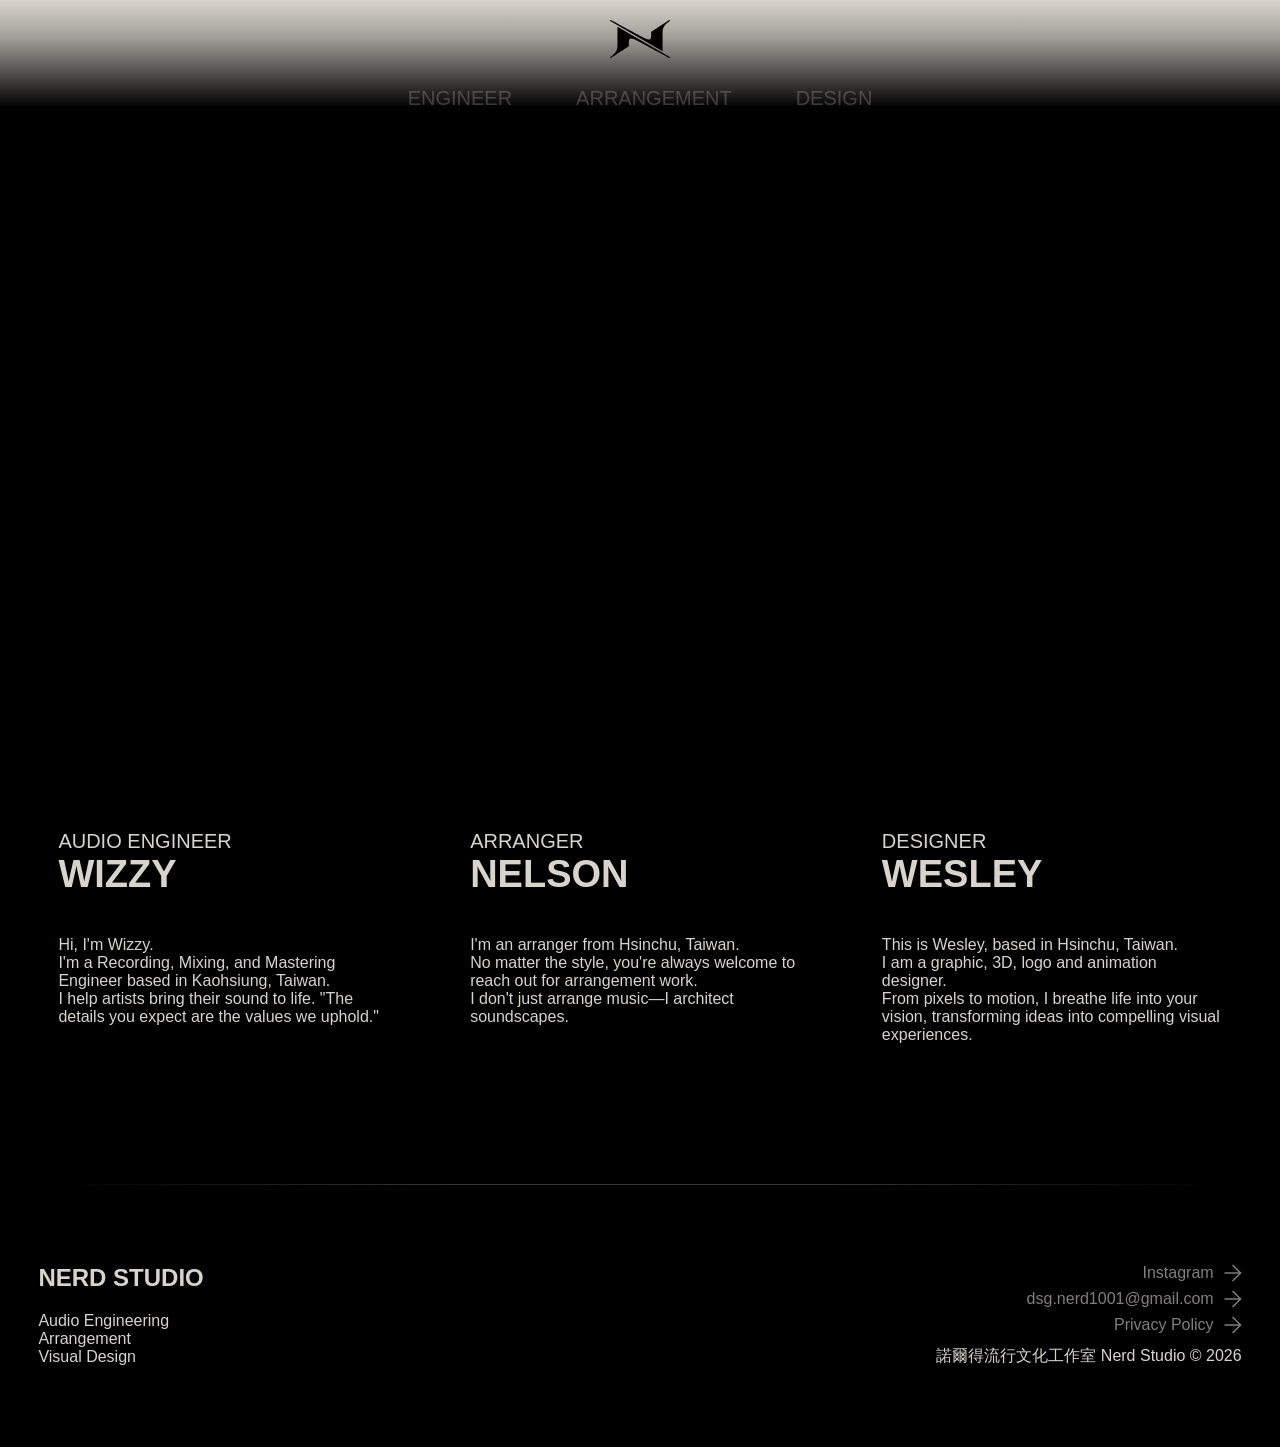
<file: index.html>
<!DOCTYPE html>
<html lang="zh-Hant">
<head>
    <meta charset="UTF-8">
    <meta name="viewport" content="width=device-width, initial-scale=1.0">

    <!-- SEO -->
    <title>NERD STUDIO | 諾爾得流行文化工作室</title>

    <meta
        name="description"
        content="NERD STUDIO 諾爾得流行文化工作室，專注於視覺設計、音樂編曲、錄音、混音與母帶製作，結合音樂與視覺創作的跨領域工作室。"
    >

    <link rel="canonical" href="https://nerdstudio.tw/">


    <!-- Open Graph -->
        <meta property="og:site_name" content="NERD STUDIO">
        <meta property="og:title" content="NERD STUDIO | 諾爾得流行文化工作室">
        <meta property="og:description" content="Music, Design & Culture.">
        <meta property="og:type" content="website">
        <meta property="og:image" content="https://nerdstudio.tw/images/ui/og-cover.jpg">
        <meta property="og:image:width" content="1200">
        <meta property="og:image:height" content="630">
        <meta property="og:image:alt" content="NERD STUDIO logo">
        <meta property="og:url" content="https://nerdstudio.tw/">


    <!-- Favicon -->
        <link rel="icon" type="image/png" sizes="16x16" href="images/ui/favicon-16.png">
        <link rel="icon" type="image/png" sizes="32x32" href="/images/ui/favicon-32.png?v=2">
        <link rel="apple-touch-icon" sizes="180x180" href="images/ui/apple-touch-icon.png">
        <link rel="icon" type="image/png" sizes="96x96" href="/images/ui/favicon-96.png">


    <!-- Stylesheet -->
    <link rel="stylesheet" href="css/style.css">

    <!-- Google tag (gtag.js) -->
    <script async src="https://www.googletagmanager.com/gtag/js?id=G-LQ1L01EBS0"></script>
    <script>
    window.dataLayer = window.dataLayer || [];
    function gtag(){dataLayer.push(arguments);}
    gtag('js', new Date());
    gtag('config', 'G-LQ1L01EBS0');
    </script>

</head>


<body>

    <!-- Top Area -->
    <div class="top-area">

        <header>

            <h1>
                <a href="index.html">
                    <img
                        src="images/ui/NerdstudioLogoBlack.svg"
                        alt="Nerd Studio">
                </a>
            </h1>

            <button
                class="menu-toggle"
                type="button"
                aria-label="Open menu"
                aria-expanded="false">

                <span></span>
                <span></span>

            </button>

        </header>


        <nav class="service-menu">

            <a href="engineering.html">
                ENGINEER
            </a>

            <a href="arrangement.html">
                ARRANGEMENT
            </a>

            <a href="design.html">
                DESIGN
            </a>

        </nav>

    </div>
    
    <!-- Main -->
    <div class="logo-animation">
        <video autoplay muted loop playsinline preload="auto">
            <source src="images//ui/Logo animation1.mp4" type="video/mp4">
        </video>
    </div>
    
    <section class="about" id="about">

        <!-- WIZZY -->
        <a
            class="member"
            href="https://www.instagram.com/wizzzzyho/"
            target="_blank"
            rel="noopener noreferrer">

            <div class="member-top">

                <h3>AUDIO ENGINEER</h3>

                <div class="member-name">
                    <h4>WIZZY</h4>

                    <img
                        src="images//ui/arrow.svg"
                        class="member-arrow"
                        alt="">
                </div>

            </div>

            <p>
                Hi, I'm Wizzy.<br>
                I'm a Recording, Mixing, and Mastering Engineer based in Kaohsiung, Taiwan.<br>
                I help artists bring their sound to life.
                "The details you expect are the values we uphold."
            </p>

        </a>


        <!-- NELSON -->
        <a
            class="member"
            href="https://www.instagram.com/nelson_1127_/"
            target="_blank"
            rel="noopener noreferrer">

            <div class="member-top">

                <h3>ARRANGER</h3>

                <div class="member-name">
                    <h4>NELSON</h4>

                    <img
                        src="images//ui/arrow.svg"
                        class="member-arrow"
                        alt="">
                </div>

            </div>

            <p>
                I'm an arranger from Hsinchu, Taiwan.<br>
                No matter the style, you're always welcome to reach out for arrangement work.<br>
                I don't just arrange music—I architect soundscapes.
            </p>

        </a>


        <!-- WESLEY -->
        <a
            class="member"
            href="https://www.instagram.com/_wesleychang_/"
            target="_blank"
            rel="noopener noreferrer">

            <div class="member-top">

                <h3>DESIGNER</h3>

                <div class="member-name">
                    <h4>WESLEY</h4>

                    <img
                        src="images/ui/arrow.svg"
                        class="member-arrow"
                        alt="">
                </div>

            </div>

            <p>
                This is Wesley, based in Hsinchu, Taiwan.<br>
                I am a graphic, 3D, logo and animation designer.<br>
                From pixels to motion, I breathe life into your vision, transforming ideas into compelling visual experiences.
            </p>

        </a>

    </section>

    <!-- Footer -->
    <footer class="footer">

    <div class="footer-brand">

        <h2>NERD STUDIO</h2>

        <p class="footer-services">
            Audio Engineering<br>
            Arrangement<br>
            Visual Design
        </p>

    </div>

    <div class="footer-info">

        <div class="footer-contact">

            <a 
                href="https://www.instagram.com/nerd_studio_/"
                target="_blank"
                rel="noopener noreferrer">

                <span>Instagram</span>

                <img
                    src="images/ui/arrow.svg"
                    alt=""
                    class="arrow-icon">
            </a>

            <a href="mailto:dsg.nerd1001@gmail.com">
                <span>dsg.nerd1001@gmail.com</span>

                <img
                    src="images/ui/arrow.svg"
                    alt=""
                    class="arrow-icon">
            </a>

            <div class="footer-privacy">
                <a href="privacy.html">
                    <span>Privacy Policy</span>

                    <img
                        src="images/ui/arrow.svg"
                        alt=""
                        class="arrow-icon">
                </a>
            </div>

        </div>

        <p class="copyright">
            諾爾得流行文化工作室 Nerd Studio © 2026
        </p>

    </div>

</footer>

<script src="js/mobile-menu.js"></script>

<script>
    document.addEventListener("DOMContentLoaded", () => {
        const video = document.querySelector(".logo-animation video");
        if (!video) return;

        video.muted = true;
        video.defaultMuted = true;
        video.playsInline = true;

        video.play().catch((error) => {
            console.log("Autoplay unavailable:", error.name);
        });
    });
</script>
</body>

</html>
</file>
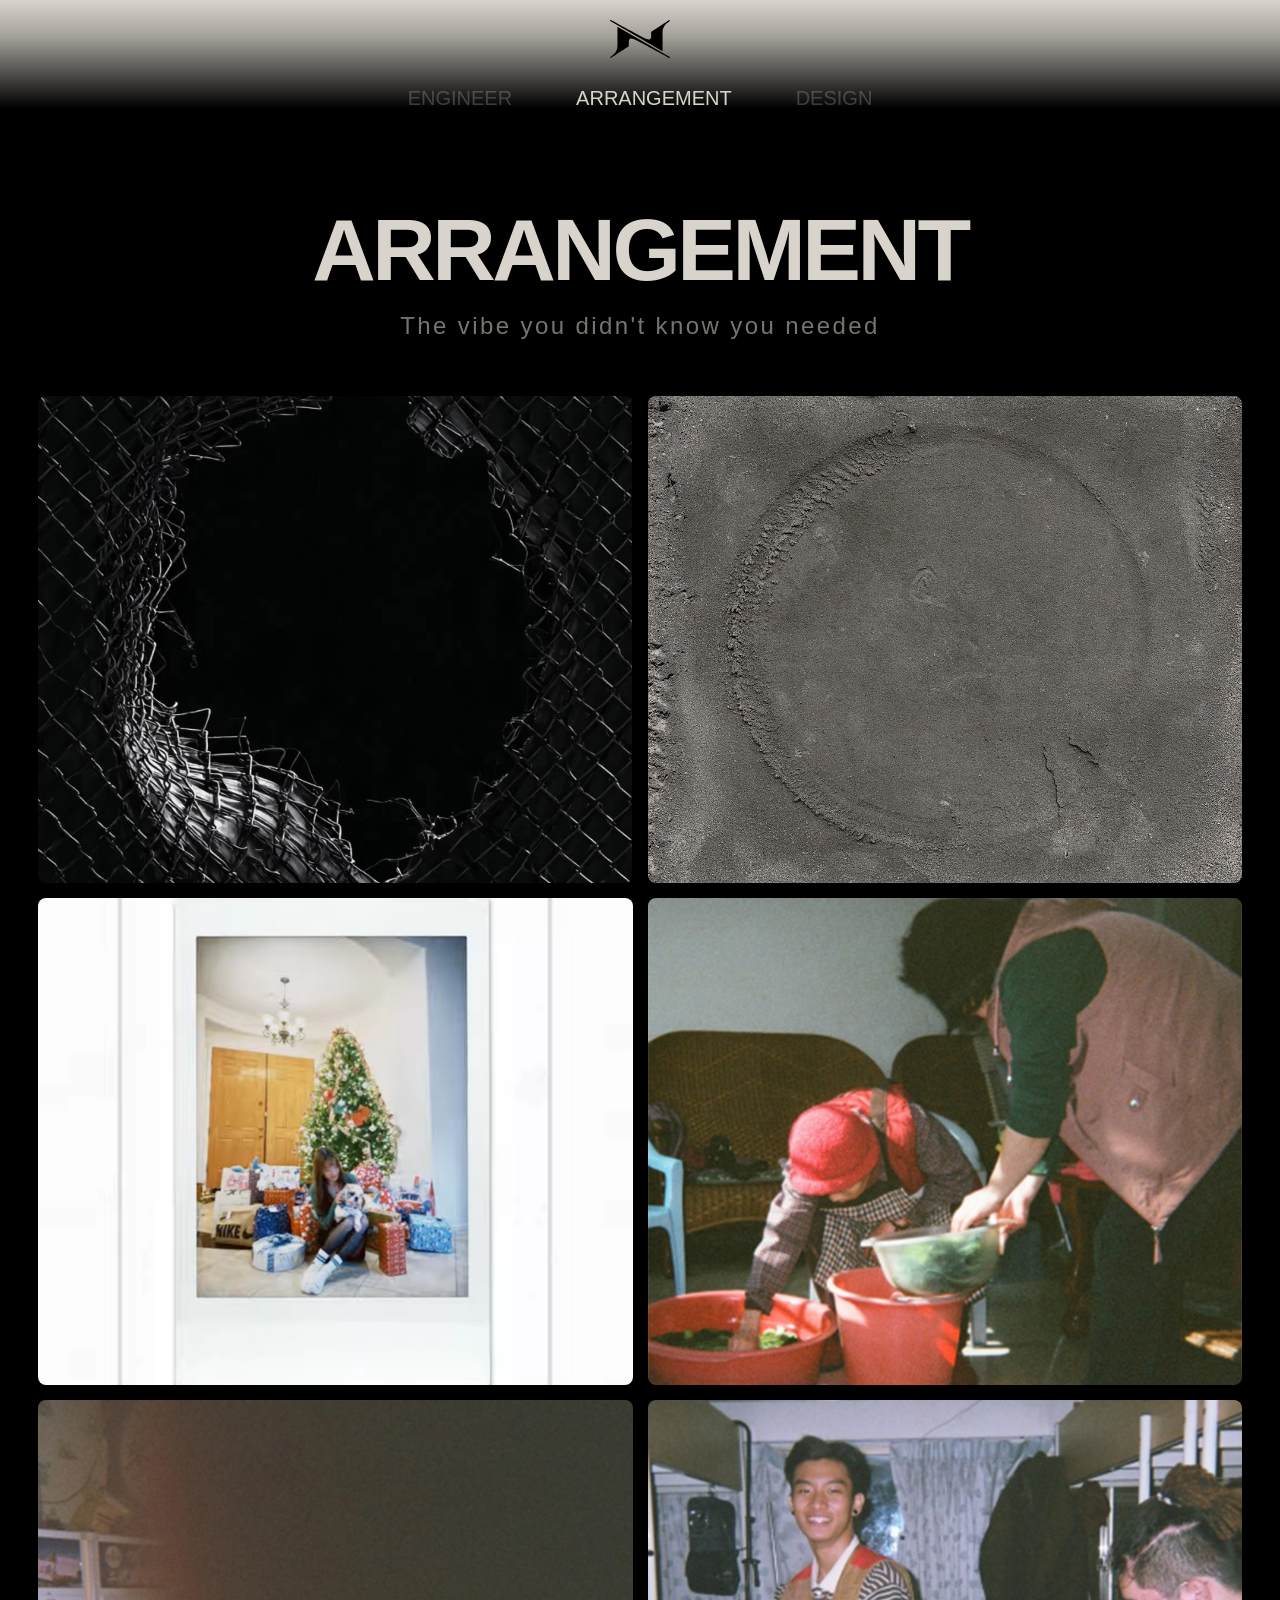
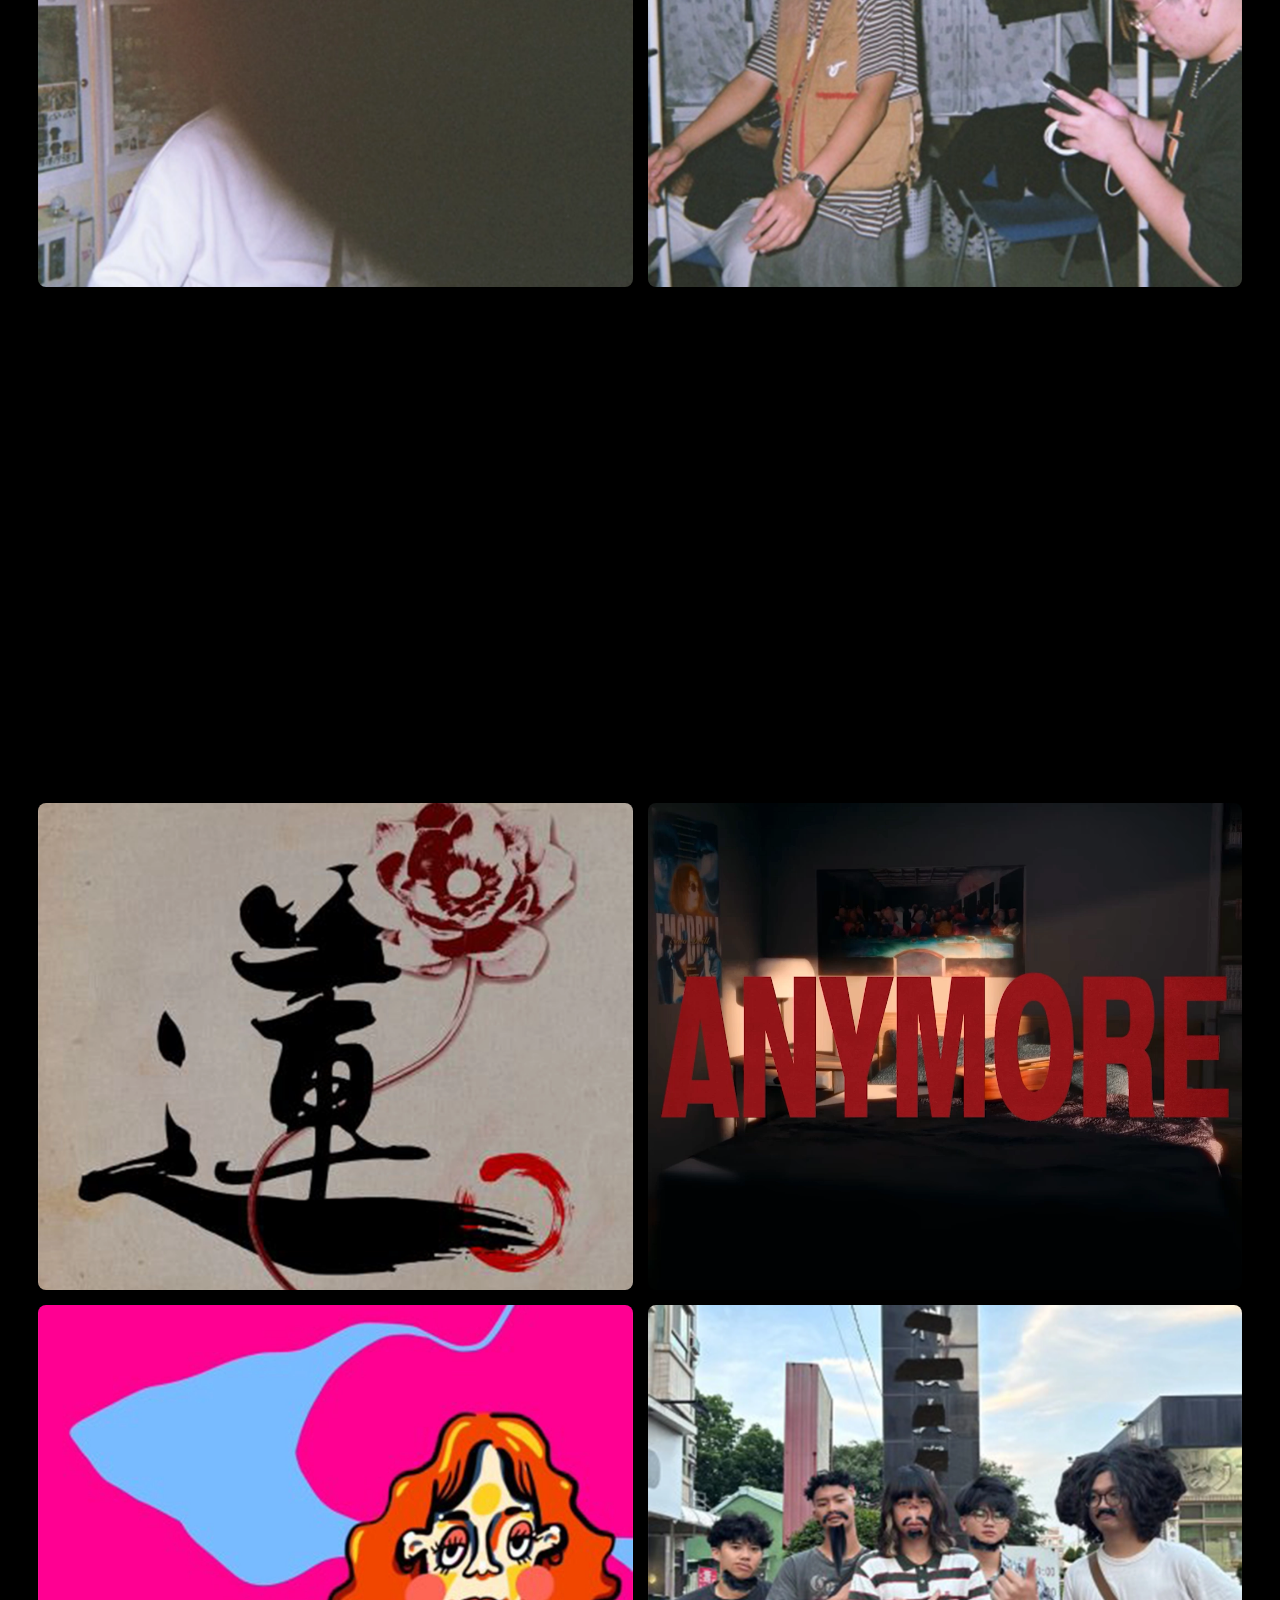
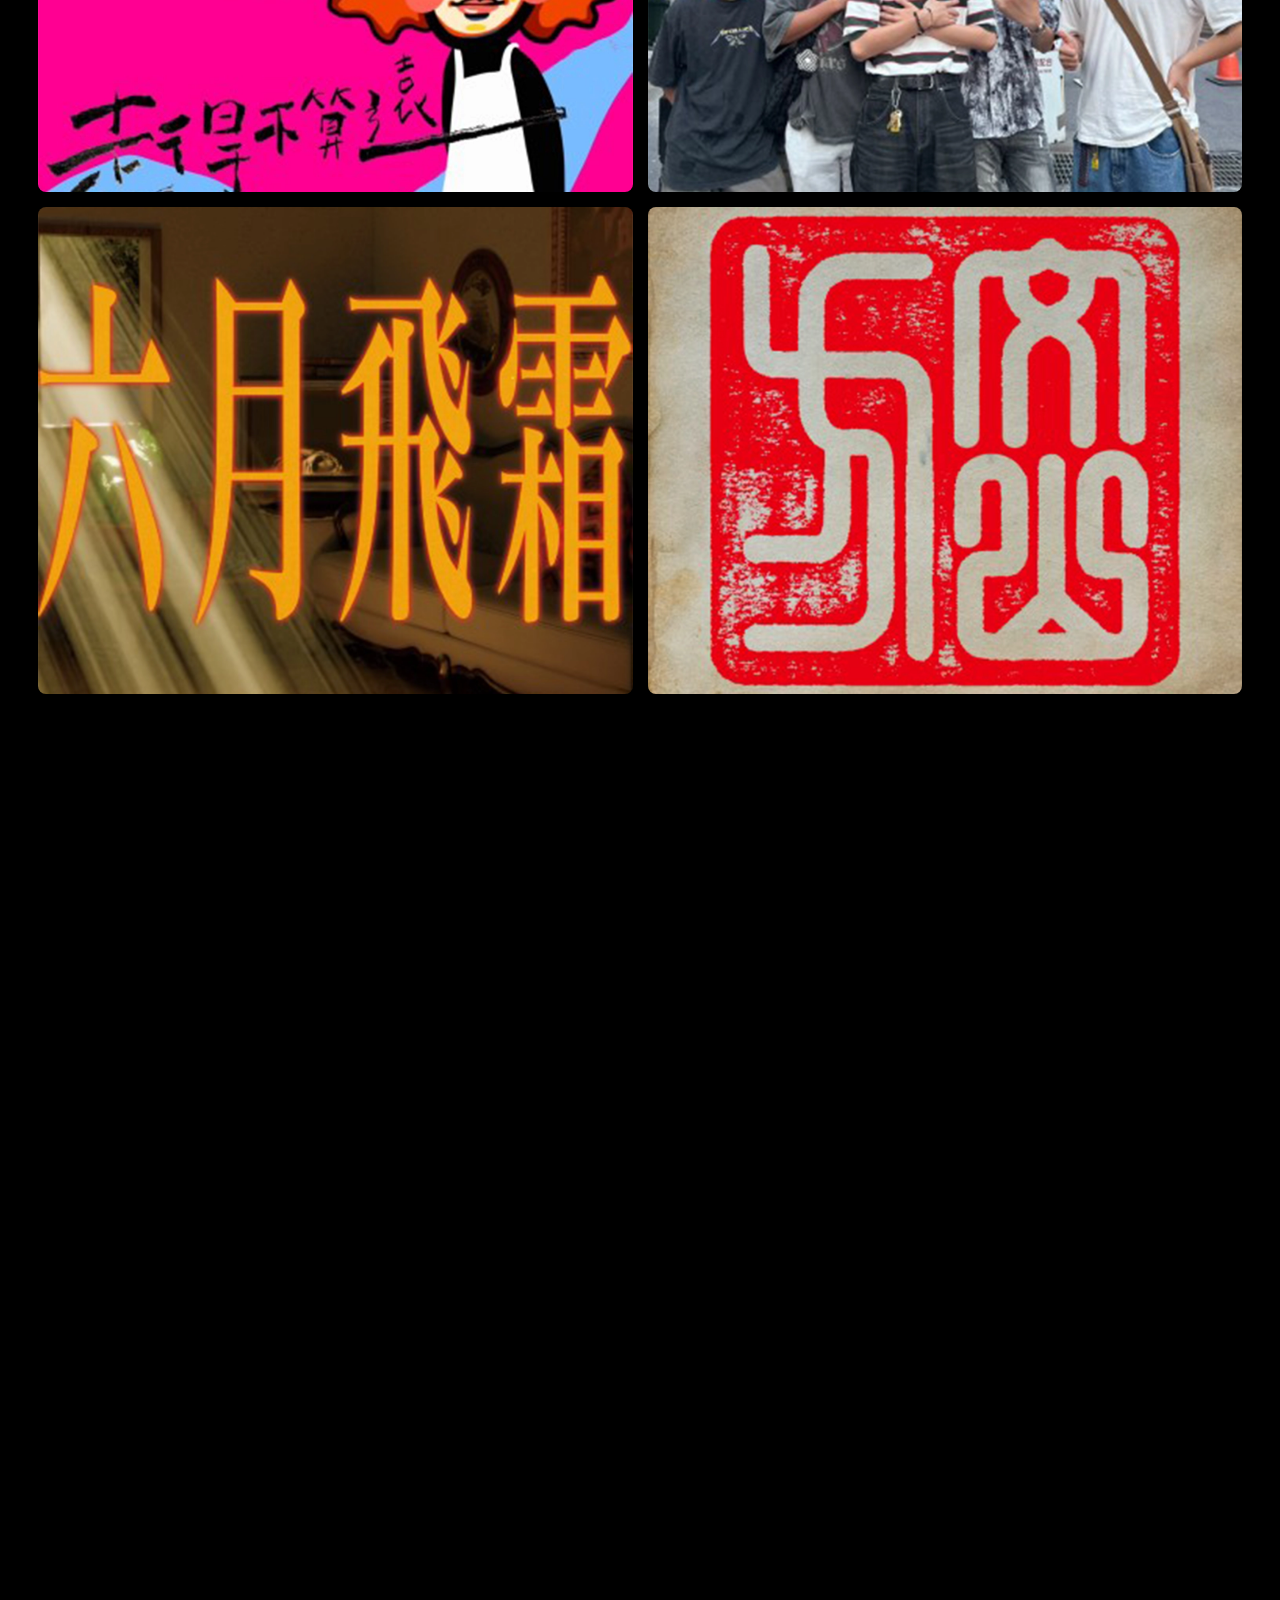
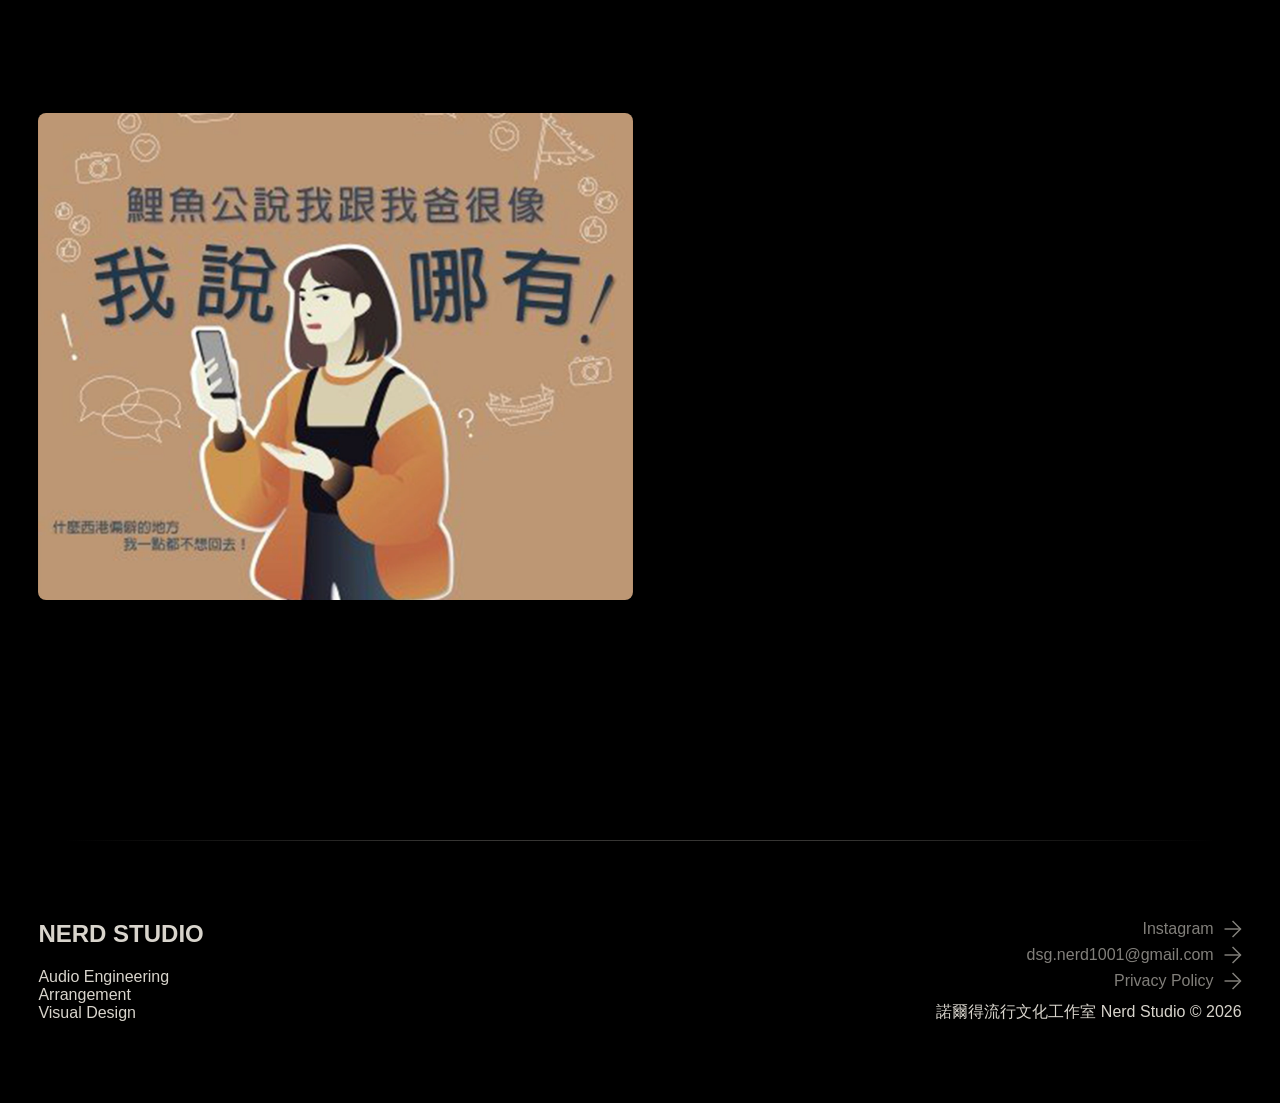
<file: arrangement.html>
<!DOCTYPE html>
<html lang="zh-Hant">

<head>
    <meta charset="UTF-8">
    <meta name="viewport" content="width=device-width, initial-scale=1.0">

    <!-- SEO -->
    <title>Music Arrangement & Production ｜ NERD STUDIO</title>

    <meta
        name="description"
        content="NERD STUDIO 諾爾得流行文化工作室，提供音樂編曲與製作服務，透過多元曲風、聲音編排與音樂創作，協助音樂人將想法轉化為完整的音樂作品。"
    >

    <!-- NELSON Person Structured Data -->
    <script type="application/ld+json">
        {
        "@context": "https://schema.org",
        "@type": "Person",
        "name": "NELSON 卓福若",
        "alternateName": ["卓福若", "Nelson Cho"],
        "jobTitle": "Music Arranger & Producer",
        "description": "Music Arranger and Producer at NERD STUDIO, specializing in Music Arrangement and Production.",
        "url": "https://nerdstudio.tw/arrangement.html",
        "worksFor": {
            "@type": "Organization",
            "name": "NERD STUDIO",
            "url": "https://nerdstudio.tw/"
        }
        }
    </script>

    <link rel="canonical" href="https://nerdstudio.tw/arrangement.html">

    <!-- Open Graph -->
        <meta property="og:locale" content="zh_TW">
        <meta property="og:site_name" content="NERD STUDIO">
        <meta property="og:title" content="Music Arrangement & Production | NERD STUDIO">
        <meta property="og:description" content="探索 NERD STUDIO 的音樂編曲與製作作品，透過多元曲風與聲音編排，將音樂創意轉化為完整作品。">
        <meta property="og:type" content="website">
        <meta property="og:image" content="https://nerdstudio.tw/images/ui/og-cover.jpg">
        <meta property="og:image:width" content="1200">
        <meta property="og:image:height" content="630">
        <meta property="og:image:alt" content="NERD STUDIO logo">
        <meta property="og:url" content="https://nerdstudio.tw/arrangement.html">

    <!-- Favicon -->
        <link rel="icon" type="image/png" sizes="16x16" href="images/ui/favicon-16.png">
        <link rel="icon" type="image/png" sizes="32x32" href="/images/ui/favicon-32.png?v=2">
        <link rel="apple-touch-icon" sizes="180x180" href="images/ui/apple-touch-icon.png">
        <link rel="icon" type="image/png" sizes="96x96" href="/images/ui/favicon-96.png">

    <!-- Stylesheet -->
    <link rel="stylesheet" href="css/style.css">

    <!-- Google tag (gtag.js) -->
    <script async src="https://www.googletagmanager.com/gtag/js?id=G-LQ1L01EBS0"></script>
    <script>
    window.dataLayer = window.dataLayer || [];
    function gtag(){dataLayer.push(arguments);}
    gtag('js', new Date());
    gtag('config', 'G-LQ1L01EBS0');
    </script>
    
</head>


<script src="js/project-reveal.js" defer></script>

<body>

    <!-- Top Area -->
        <div class="top-area">

        <header>

            <h1>
                <a href="index.html">
                    <img
                        src="images/ui/NerdstudioLogoBlack.svg"
                        alt="Nerd Studio">
                </a>
            </h1>

            <button
                class="menu-toggle"
                type="button"
                aria-label="Open menu"
                aria-expanded="false">

                <span></span>
                <span></span>

            </button>

        </header>


        <nav class="service-menu">

            <a href="engineering.html">
                ENGINEER
            </a>

            <a 
                href="arrangement.html"
                class="active">
                ARRANGEMENT
            </a>

            <a href="design.html">
                DESIGN
            </a>

        </nav>

    </div>
    


        <!-- Arrangement Header -->

    <main class="arrangement-page">

        <section class="page-header">
            <div class="page-hero">

                <h1 class="page-title">
                    ARRANGEMENT
                </h1>

                <p class="page-subtitle">
                    The vibe you didn't know you needed
                </p>

            </div>
        </section>


    <!-- Arrangement Works -->
    <section class="arrangement-works">

        <!-- Work 018 -->
        <a href="projects/disease.html" class="arrangement-work">

            <video
                class="smart-video"
                muted
                loop
                playsinline
                preload="none"
                poster="images/Aposter/DRS.webp"
            >
            <source src="images/arrangement/DR.mp4" type="video/mp4">
            </video>

            <div class="arrangement-work-info">

                <div class="arrangement-work-text">
                    <h2>EP《Disease》</h2>
                    <p>夢迴 BackTODream - Nelson Arrangement on 不完美</p>
                </div>
            </div>
        </a>

        <!-- Work 17 -->
        <a href="https://open.spotify.com/track/0YSQiMFAsn5tv93gaUM68O?si=1d9c3e9989fe4ff8"
            target="_blank"
            class="arrangement-work">

            <img src="images/arrangement/NP.webp" alt="Arrangement Work 17" loading="lazy">

            <div class="arrangement-work-info">

                <div class="arrangement-work-text">
                    <h2>不完美</h2>
                    <p>夢迴 BackTODream - Nelson Arrangement</p>
                </div>
            </div>
        </a>

        <!-- Work 16 -->
        <a href="https://youtu.be/1OjzsoP7vKI?si=XDOkYX9z2I_MWSW4"
            target="_blank"
            class="arrangement-work">

            <img src="images/arrangement/DT.webp" alt="Arrangement Work 16" loading="lazy">

            <div class="arrangement-work-info">

                <div class="arrangement-work-text">
                    <h2>冬天</h2>
                    <p>BBUG - Nelson Arrangement</p>
                </div>
            </div>
        </a>

        <!-- Work 15 -->
        <a href="https://streetvoice.com/NelsonChuo/songs/860941/"
            target="_blank"
            class="arrangement-work">

            <img src="images/arrangement/SG.webp" alt="Arrangement Work 15 " loading="lazy">

            <div class="arrangement-work-info">

                <div class="arrangement-work-text">
                    <h2>四季も終わり</h2>
                    <p>Nelson</p>
                </div>
            </div>
        </a>

        <!-- Work 14 -->
        <a href="https://streetvoice.com/NelsonChuo/songs/794108/" target="_blank" class="arrangement-work">
            <img src="images/arrangement/HP.webp" alt="Arrangement Work 14" loading="lazy">

            <div class="arrangement-work-info">

                <div class="arrangement-work-text">
                    <h2>H.P.</h2>
                    <p>Nelson</p>
                </div>
            </div>
        </a>

        <!-- Work 13 -->
        <a href="https://streetvoice.com/NelsonChuo/songs/791330/" target="_blank"class="arrangement-work">
            <img src="images/arrangement/TM.webp" alt="Arrangement Work 13  " loading="lazy">

            <div class="arrangement-work-info">

                <div class="arrangement-work-text">
                    <h2>T.M.</h2>
                    <p>Nelson</p>
                </div>
            </div>
        </a>

        <!-- Work 12 -->
        <a href="https://open.spotify.com/track/3H0Wd5m2cA8g5QBTjDAYk1?si=9f9059066bab4309" target="_blank" class="arrangement-work">
            <img src="images/arrangement/AS.webp" alt="Arrangement Work 12" loading="lazy">

            <div class="arrangement-work-info">

                <div class="arrangement-work-text">
                    <h2>愛上那個他能說嗎</h2>
                    <p>iF假如 - Nelson Arrangement</p>
                </div>
            </div>
        </a>

        <!-- Work 11 -->
        <a href="https://open.spotify.com/track/7Jsdgw77sPbiAYoske7AnO?si=3d67148c9084409d" target="_blank" class="arrangement-work">
            <img src="images/arrangement/DLM.webp" alt="Arrangement Work 11" loading="lazy">

            <div class="arrangement-work-info">

                <div class="arrangement-work-text">
                    <h2>Don't Leave Me</h2>
                    <p>iF假如 - Nelson Arrangement</p>
                </div>
            </div>
        </a>

        <!-- Work 10 -->
        <a href="https://streetvoice.com/NelsonChuo/songs/837429/" target="_blank" class="arrangement-work">
            <img src="images/arrangement/L.webp" alt="Arrangement Work 10" loading="lazy">

            <div class="arrangement-work-info">

                <div class="arrangement-work-text">
                    <h2>蓮</h2>
                    <p>Nelson ft. iF假如 & 8utur3</p>
                </div>
            </div>
        </a>

        <!-- Work 09 -->
        <a href="projects/anymore.html"class="arrangement-work">

            <video
                class="smart-video"
                muted
                loop
                playsinline
                preload="none"
                poster="images/Aposter/ANM.webp"
            >
            <source src="images/arrangement/ANM.mp4" type="video/mp4">
            </video>

            <div class="arrangement-work-info">

                <div class="arrangement-work-text">
                    <h2>ANYMORE</h2>
                    <p>Nelson ft. iF假如</p>
                </div>
            </div>
        </a>

        <!-- Work 08 -->
        <a href="https://streetvoice.com/llixiin__/songs/771810/" target="_blank" class="arrangement-work">
            <img src="images/arrangement/WNTF.webp" alt="Arrangement Work 08" loading="lazy">

            <div class="arrangement-work-info">

                <div class="arrangement-work-text">
                    <h2>走得不算遠</h2>
                    <p>Lixin立馨 - Nelson Arrangement</p>
                </div>
            </div>
        </a>

        <!-- Work 07 -->
        <a href="https://streetvoice.com/jk911022/songs/791378/" target="_blank" class="arrangement-work">
            <img src="images/arrangement/GLG.webp" alt="Arrangement Work 07" loading="lazy">

            <div class="arrangement-work-info">

                <div class="arrangement-work-text">
                    <h2>Intro + 隨便你怎麼想</h2>
                    <p>Wizzy - Nelson Arrangement</p>
                </div>
            </div>
        </a>

        <!-- Work 06 -->
        <a href="https://streetvoice.com/jk911022/songs/791307/" target="_blank" class="arrangement-work">
            <img src="images/arrangement/6.webp" alt="Arrangement Work 06" loading="lazy">

            <div class="arrangement-work-info">

                <div class="arrangement-work-text">
                    <h2>六月飛霜</h2>
                    <p>Wizzy - Nelson Arrangement</p>
                </div>
            </div>
        </a>

        <!-- Work 05 -->
        <a href="https://streetvoice.com/jk911022/songs/791308/" target="_blank" class="arrangement-work">
            <img src="images/arrangement/F.webp" alt="Arrangement Work 05" loading="lazy">

            <div class="arrangement-work-info">

                <div class="arrangement-work-text">
                    <h2>方文山</h2>
                    <p>Wizzy - Nelson Arrangement</p>
                </div>
            </div>
        </a>

        <!-- Work 04 -->
        <a href="https://youtu.be/ZoUXDnsVvVI?si=_0bE5MrVCvQoEaIC" target="_blank" class="arrangement-work">
            <img src="images/arrangement/D.webp" alt="Arrangement Work 04" loading="lazy">

            <div class="arrangement-work-info">

                <div class="arrangement-work-text">
                    <h2>墜Falling</h2>
                    <p>夢迴 BackTODream - Nelson Remix</p>
                </div>
            </div>
        </a>

        <!-- Work 04 -->
        <a href="https://youtu.be/6fKXiFZ9gkw?si=CofkwM7FoWwQMgQt" target="_blank" class="arrangement-work">

            <video
                class="smart-video"
                muted
                loop
                playsinline
                preload="none"
                poster="images/Aposter/1.webp"
            >
            <source src="images/arrangement/1.mp4" type="video/mp4">
            </video>

            <div class="arrangement-work-info">

                <div class="arrangement-work-text">
                    <h2>我的傲慢和虛心只差一公分距離</h2>
                    <p>Lixin立馨 - Nelson Arrangement</p>
                </div>
            </div>
        </a>

        <!-- Work 03 -->
        <a href="https://streetvoice.com/kygz_official/songs/793964/" target="_blank" class="arrangement-work">
            <img src="images/arrangement/XGX.webp" alt="Arrangement Work 03" loading="lazy">

            <div class="arrangement-work-info">

                <div class="arrangement-work-text">
                    <h2>西港香</h2>
                    <p>跨樂尬陣：南流西起共融藝起來 - Nelson Arrangement</p>
                </div>
            </div>
        </a>

        <!-- Work 02 -->
        <a href="https://open.spotify.com/track/7fnAhx1ZLFhzebwTpBCc0a?si=624d644ab1374447" target="_blank" class="arrangement-work">
            <img src="images/arrangement/NS.webp" alt="Arrangement Work 02" loading="lazy">

            <div class="arrangement-work-info">

                <div class="arrangement-work-text">
                    <h2>難捨漁光島</h2>
                    <p>漁光小隊 - Nelson Arrangement</p>
                </div>
            </div>
        </a>

        <!-- Work 01 -->
        <a href="https://streetvoice.com/kygz_official/songs/809414/" target="_blank" class="arrangement-work">
            <img src="images/arrangement/XG.webp" alt="Arrangement Work 01" loading="lazy">

            <div class="arrangement-work-info">

                <div class="arrangement-work-text">
                    <h2>西港，我長大的地方</h2>
                    <p>跨樂尬陣：南流西起共融藝起來 - Nelson Arrangement</p>
                </div>
            </div>
        </a>

    </section>

 </main> 






    <!-- Footer -->
    <footer class="footer">

    <div class="footer-brand">

        <h2>NERD STUDIO</h2>

        <p class="footer-services">
            Audio Engineering<br>
            Arrangement<br>
            Visual Design
        </p>

    </div>

    <div class="footer-info">

        <div class="footer-contact">

            <a 
                href="https://www.instagram.com/nerd_studio_/"
                target="_blank"
                rel="noopener noreferrer">

                <span>Instagram</span>

                <img
                    src="images/ui/arrow.svg"
                    alt=""
                    class="arrow-icon">
            </a>

            <a href="mailto:dsg.nerd1001@gmail.com">
                <span>dsg.nerd1001@gmail.com</span>

                <img
                    src="images/ui/arrow.svg"
                    alt=""
                    class="arrow-icon">
            </a>

            <div class="footer-privacy">
                <a href="privacy.html">
                    <span>Privacy Policy</span>

                    <img
                        src="images/ui/arrow.svg"
                        alt=""
                        class="arrow-icon">
                </a>
            </div>

        </div>

        <p class="copyright">
            諾爾得流行文化工作室 Nerd Studio © 2026
        </p>

    </div>

</footer>

<script src="js/mobile-menu.js"></script>
<script src="js/video-priority.js" defer></script>
</body>

</html>
</file>
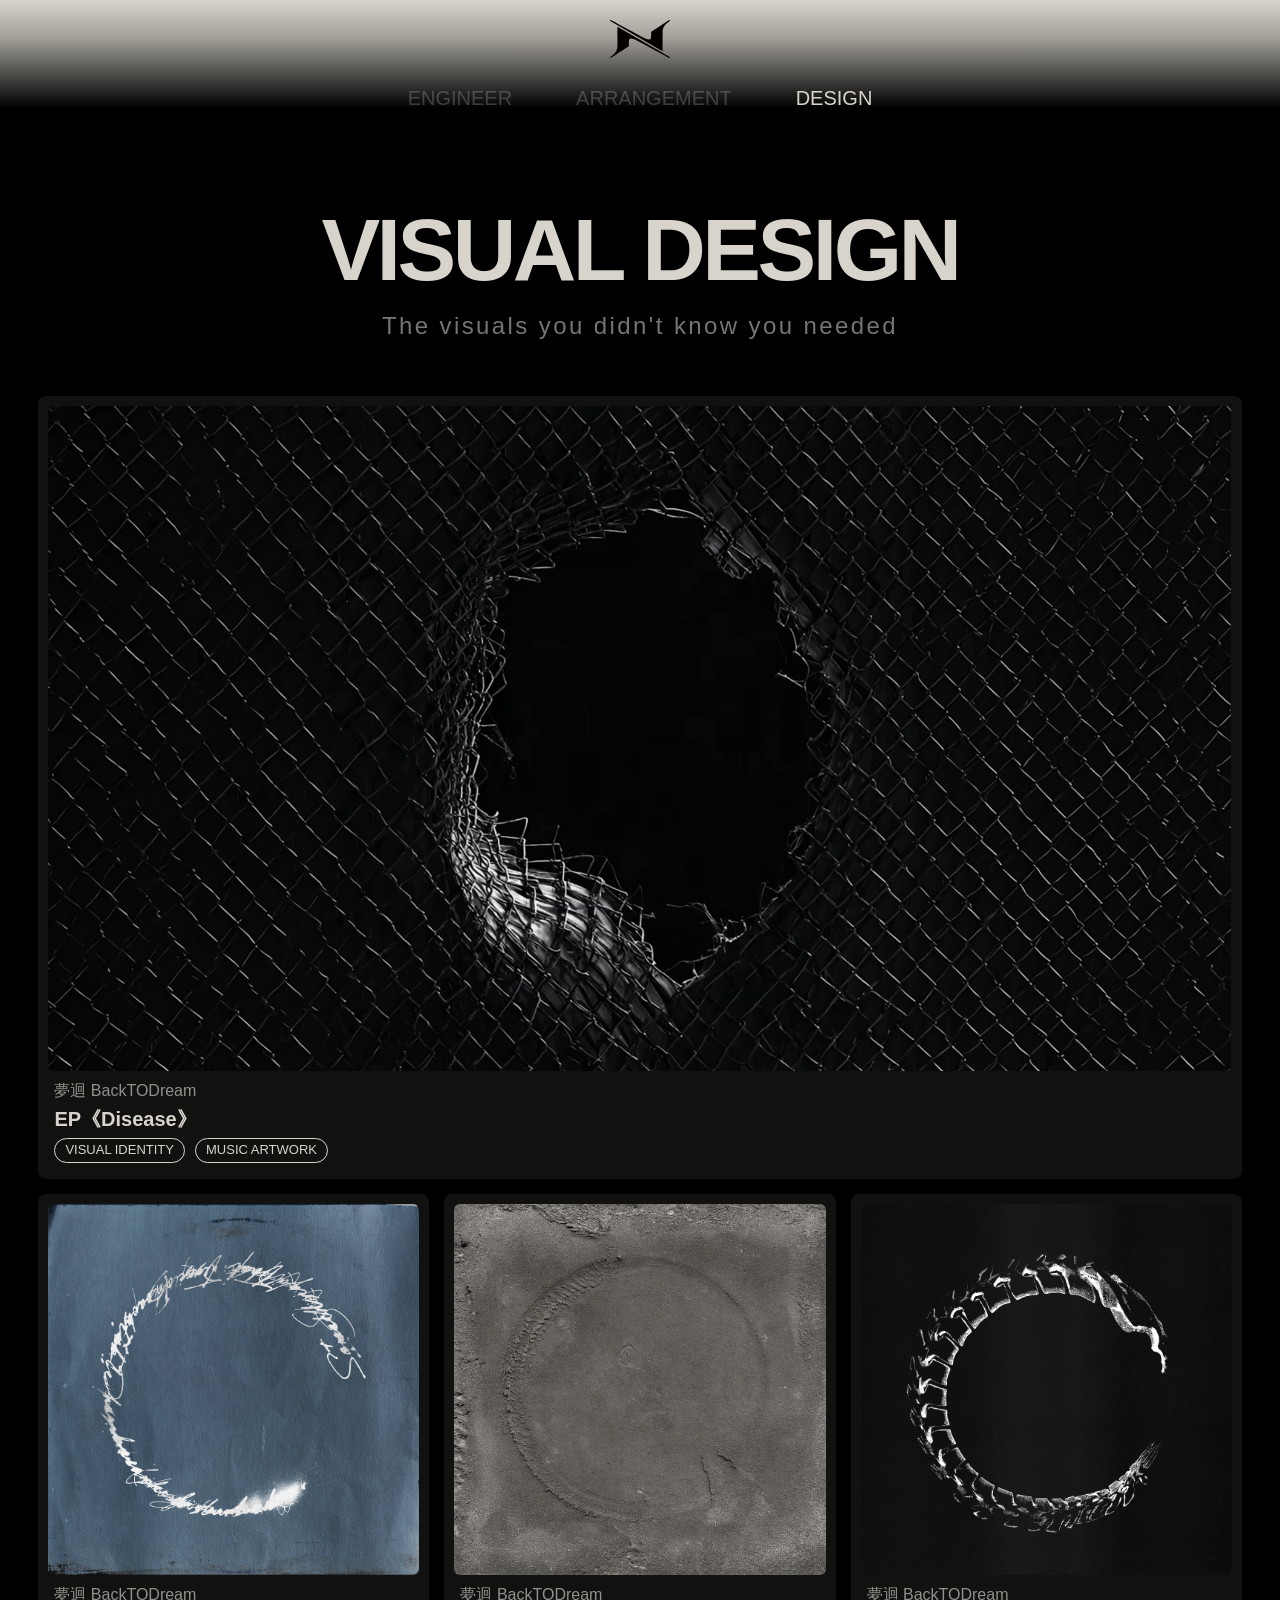
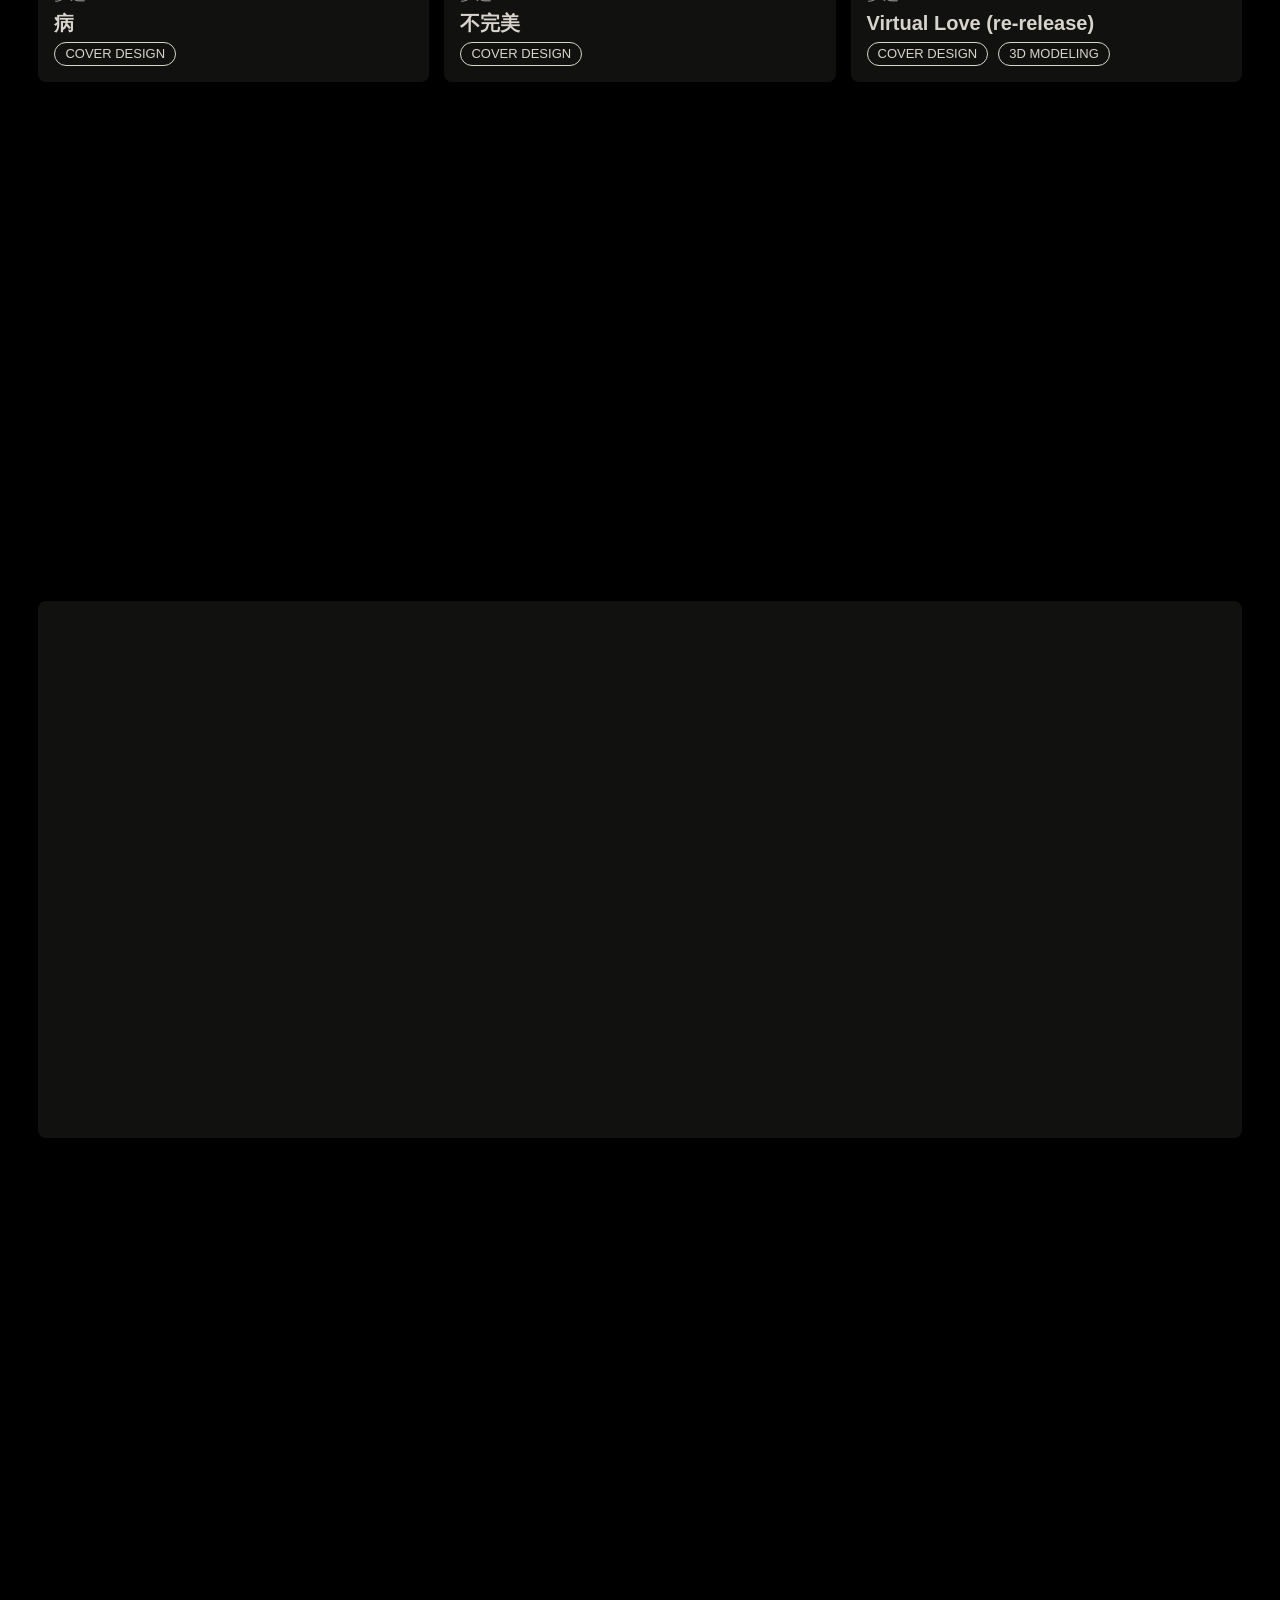
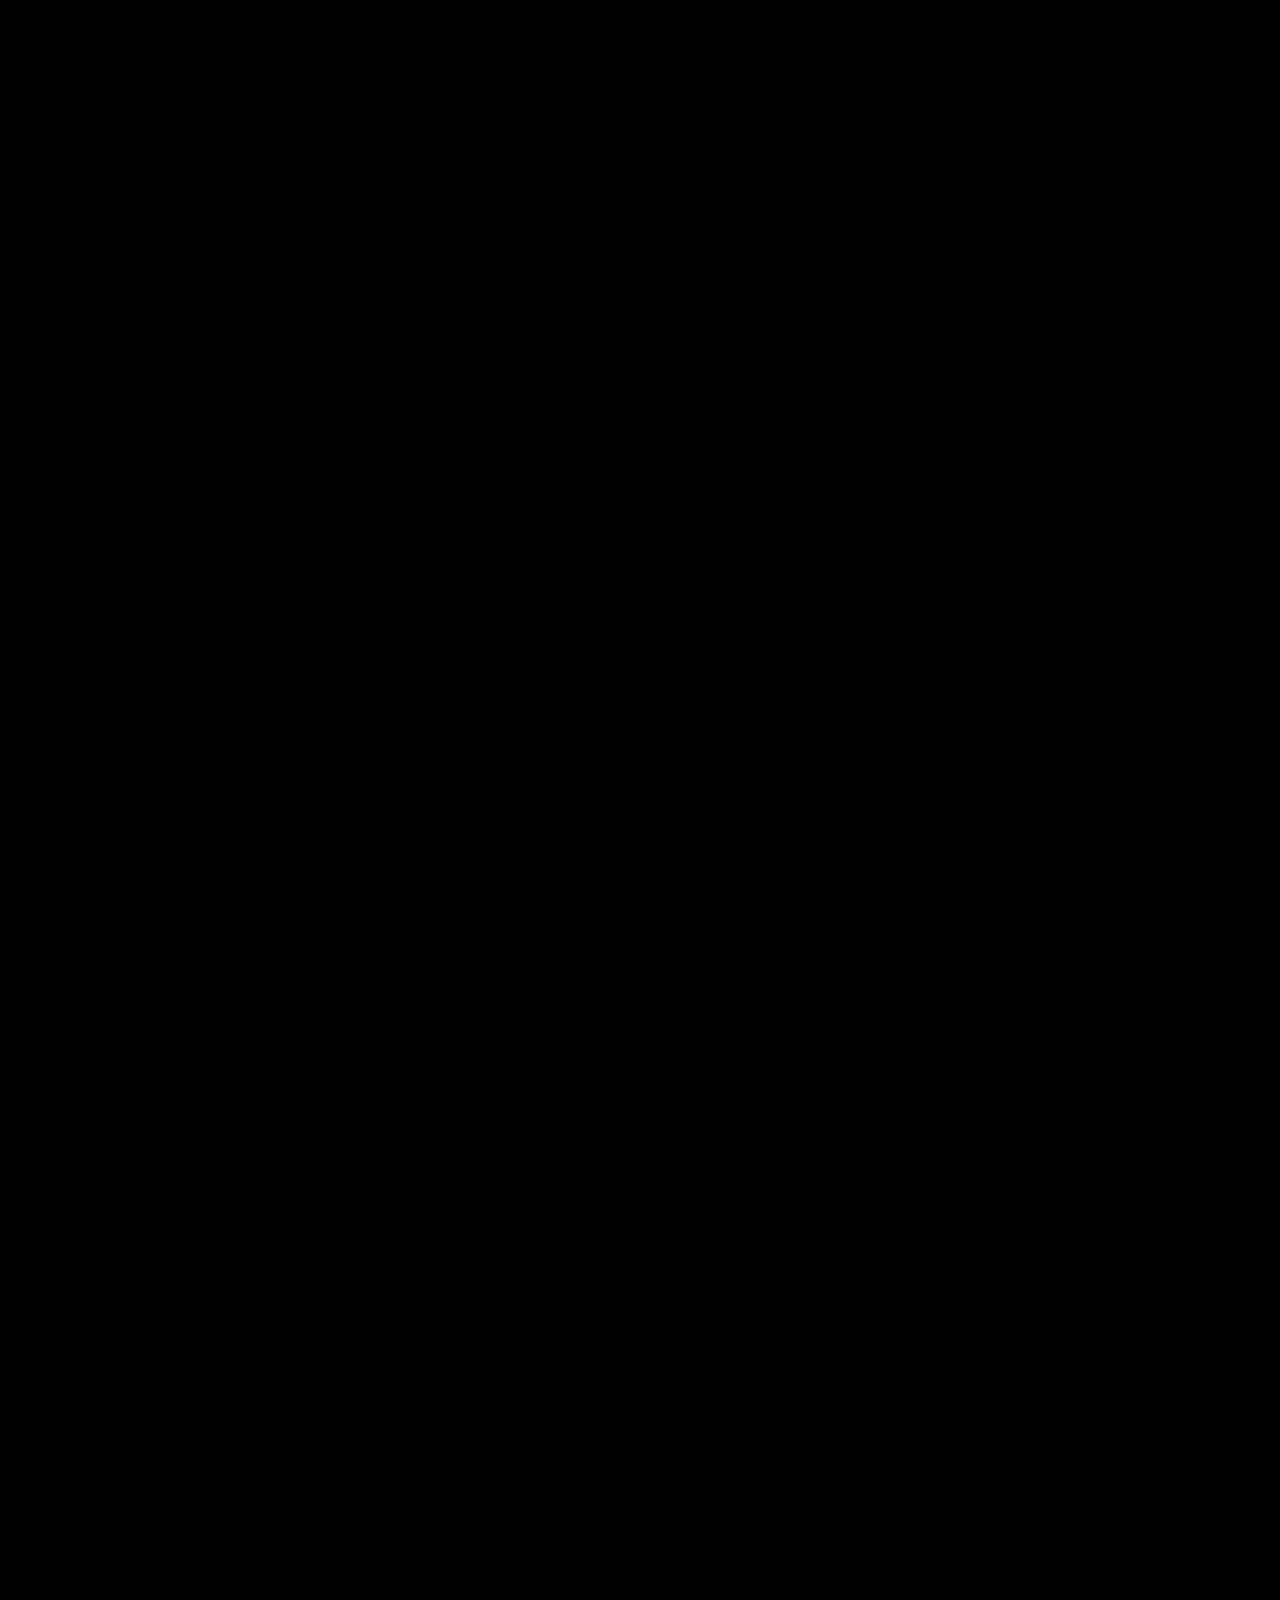
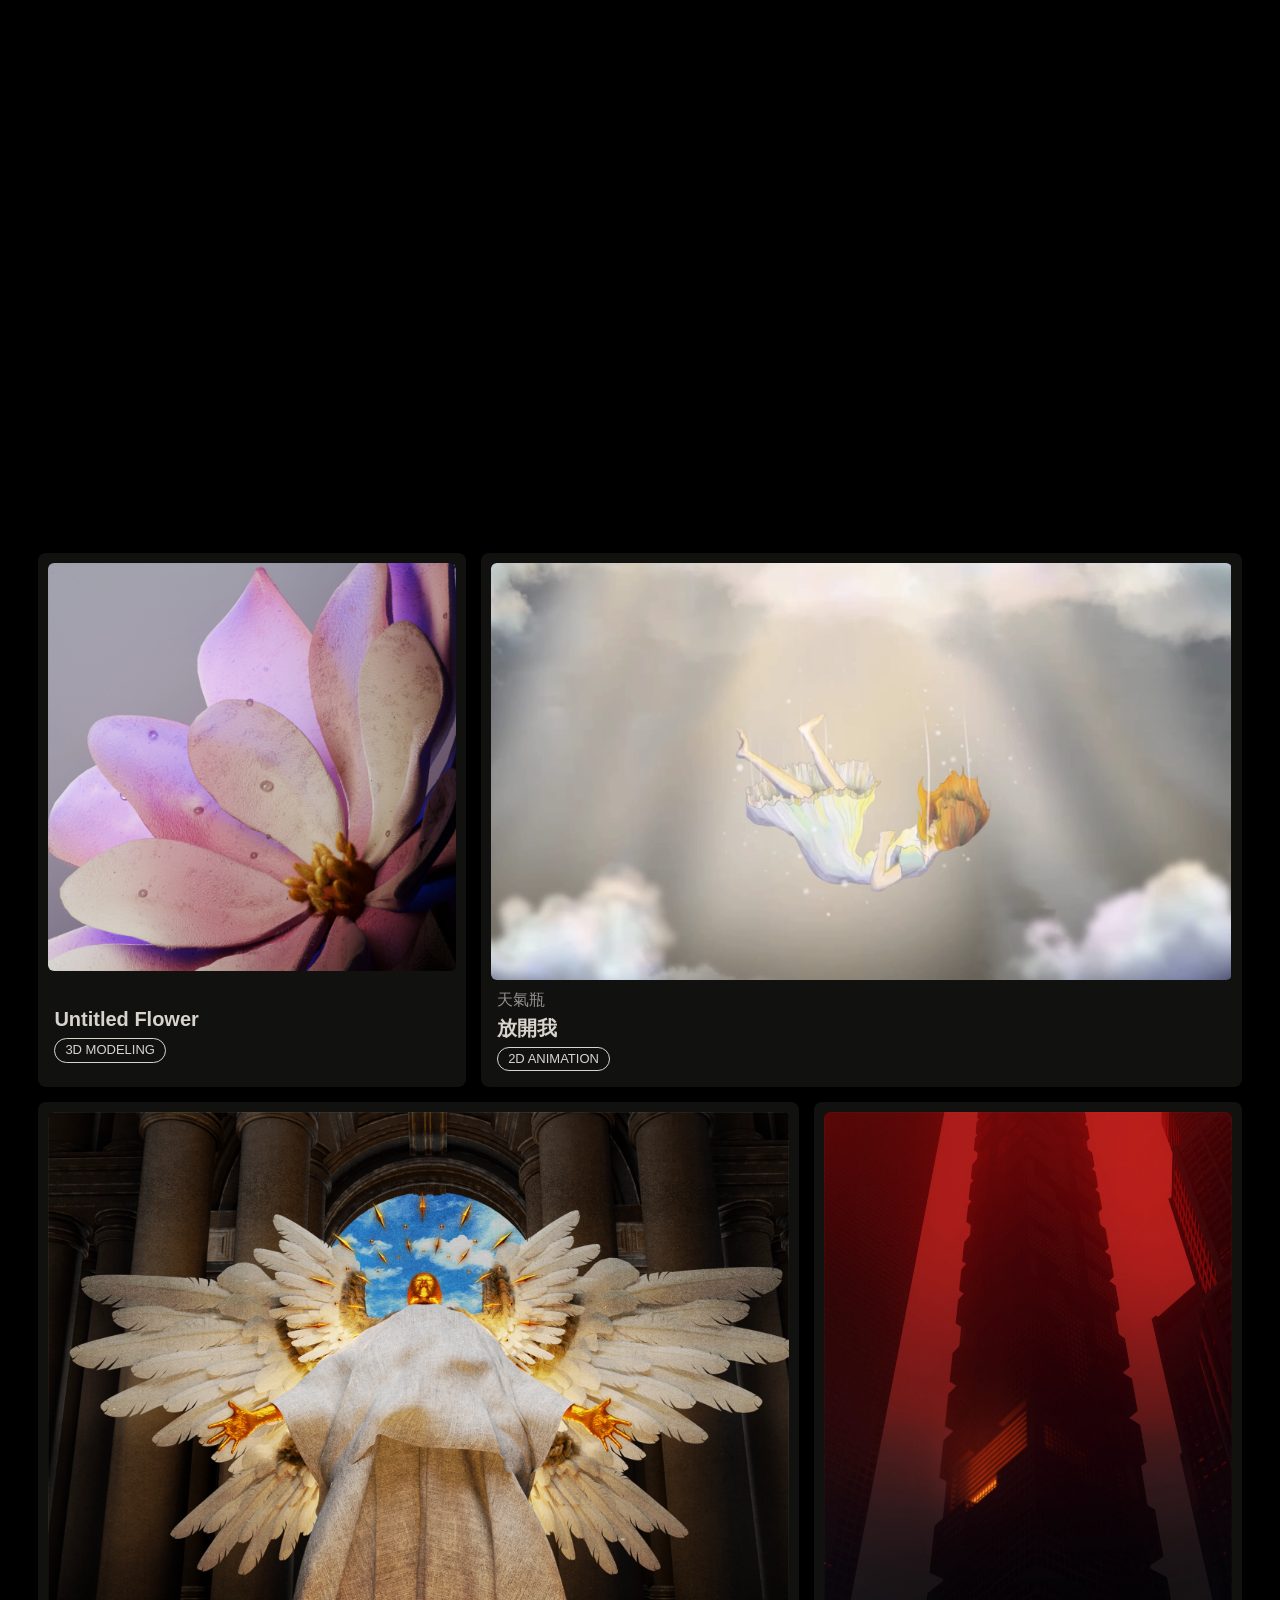
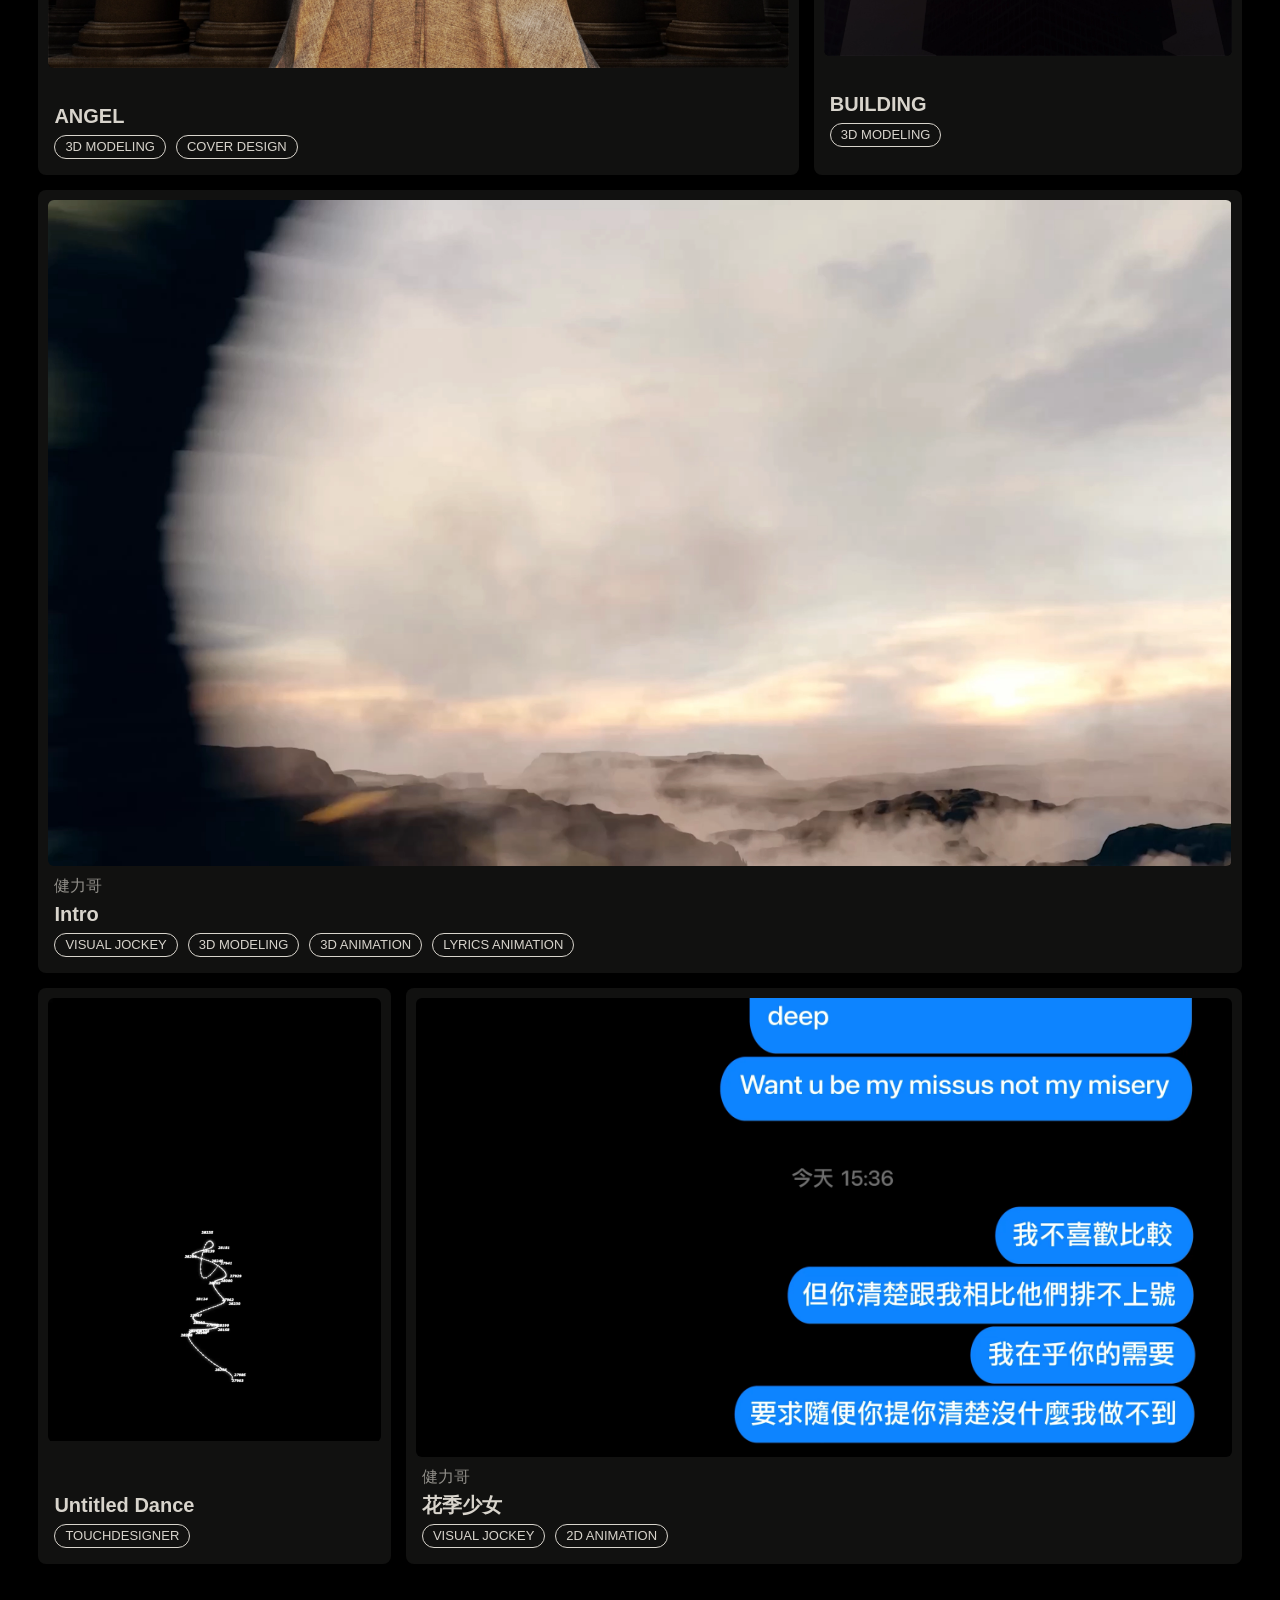
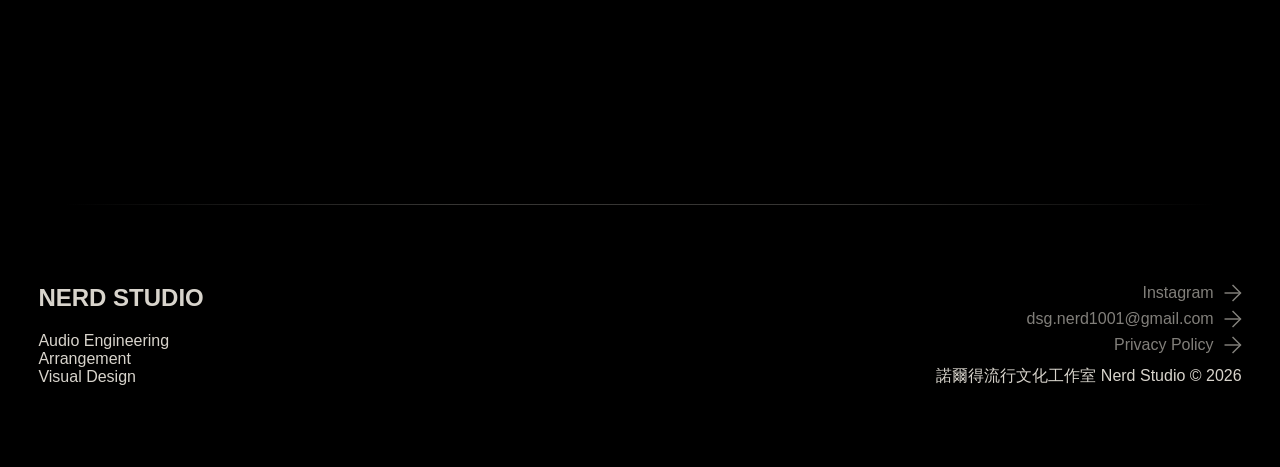
<file: design.html>
<!DOCTYPE html>
<html lang="zh-Hant">

<head>
    <meta charset="UTF-8">
    <meta name="viewport" content="width=device-width, initial-scale=1.0">

    <!-- SEO -->
    <title>Visual Design, 3D & Motion Graphics | NERD STUDIO</title>

    <meta
        name="description"
        content="NERD STUDIO 諾爾得流行文化工作室，提供平面設計、品牌識別、3D 視覺、動態影像及音樂視覺設計服務，透過多元媒材與創意表現，將概念轉化為獨特的視覺作品。"
    >

    <!-- Person Structured Data -->
    <script type="application/ld+json">
        {
            "@context": "https://schema.org",
            "@type": "Person",
            "name": "WESLEY 張名瑋",
            "alternateName": ["張名瑋", "Wesley Chang"],
            "jobTitle": "Visual Identity、3D Design、Motion Graphics",
            "url": "https://nerdstudio.tw/design.html",
            "worksFor": {
            "@type": "Organization",
            "name": "NERD STUDIO",
            "url": "https://nerdstudio.tw/"
            }
        }
    </script>

    <link rel="canonical" href="https://nerdstudio.tw/design.html">

    <!-- Open Graph -->
        <meta property="og:locale" content="zh_TW">
        <meta property="og:site_name" content="NERD STUDIO">
        <meta property="og:title" content="Visual Design, 3D & Motion Graphics | NERD STUDIO">
        <meta property="og:description" content="探索 NERD STUDIO 的平面設計、品牌識別、3D 視覺與動態影像作品。">
        <meta property="og:type" content="website">
        <meta property="og:image" content="https://nerdstudio.tw/images/ui/og-cover.jpg">
        <meta property="og:image:width" content="1200">
        <meta property="og:image:height" content="630">
        <meta property="og:image:alt" content="NERD STUDIO logo">
        <meta property="og:url" content="https://nerdstudio.tw/design.html">

    <!-- Favicon -->
        <link rel="icon" type="image/png" sizes="16x16" href="images/ui/favicon-16.png">
        <link rel="icon" type="image/png" sizes="32x32" href="/images/ui/favicon-32.png?v=2">
        <link rel="apple-touch-icon" sizes="180x180" href="images/ui/apple-touch-icon.png">
        <link rel="icon" type="image/png" sizes="96x96" href="/images/ui/favicon-96.png">

    <!-- Priority Poster -->
    <link
        rel="preload"
        as="image"
        href="images/Dposter/D.webp"
        fetchpriority="high">

    <!-- Stylesheet -->
    <link rel="stylesheet" href="css/style.css">

    <!-- Google tag (gtag.js) -->
    <script async src="https://www.googletagmanager.com/gtag/js?id=G-LQ1L01EBS0"></script>
    <script>
    window.dataLayer = window.dataLayer || [];
    function gtag(){dataLayer.push(arguments);}
    gtag('js', new Date());
    gtag('config', 'G-LQ1L01EBS0');
    </script>

</head>


<script src="js/project-reveal.js" defer></script>

<body>

    <!-- Top Area -->
        <div class="top-area">

        <header>

            <h1>
                <a href="index.html">
                    <img
                        src="images/ui/NerdstudioLogoBlack.svg"
                        alt="Nerd Studio">
                </a>
            </h1>

            <button
                class="menu-toggle"
                type="button"
                aria-label="Open menu"
                aria-expanded="false">

                <span></span>
                <span></span>

            </button>

        </header>


        <nav class="service-menu">

            <a href="engineering.html">
                ENGINEER
            </a>

            <a href="arrangement.html">
                ARRANGEMENT
            </a>

            <a 
                href="design.html"
                class="active">
                DESIGN
            </a>

        </nav>

    </div>

    
    <main class="design-page">

    <section class="page-header">
        <div class="page-hero">
            <h1 class="page-title">VISUAL DESIGN</h1>
            <p class="page-subtitle">The visuals you didn't know you needed</p>
        </div>
    </section>

    <section class="design-works">


    
<!-- 第1排：Disease -->
    <div class="design-row design-row--full">

    <a href="projects/disease.html" class="design-card">

        <div class="design-card-media">

        <!-- Desktop: 16:9 -->
        <video
            class="smart-video disease-desktop"
            muted loop playsinline preload="none"
            poster="images/Dposter/D.webp"
        >
            <source src="images/design/DR 169.mp4" type="video/mp4">
        </video>

        <!-- Mobile: 1:1 -->
        <video
            class="smart-video disease-mobile"
            muted loop playsinline preload="none"
        >
            <source src="images/design/DR.mp4" type="video/mp4">
        </video>

        </div>

        <!-- 作品資訊：一定要在 design-card 裡面 -->
        <div class="design-card-info">

        <p class="design-card-artist">夢迴 BackTODream</p>

        <h2 class="design-card-title">EP《Disease》</h2>

        <div class="design-card-tags">
            <span>VISUAL IDENTITY</span>
            <span>MUSIC ARTWORK</span>
        </div>

        </div>

    </a>

    </div>



    <!-- 第一排：三張正方形作品 -->
    <div class="design-row design-row--three">

        <a href="https://open.spotify.com/track/2wwqdSdZ5p3sgmvoktyGxy?si=98bb77ab1ad84d9e&nd=1&dlsi=2a3c3f4ef8a44715" target="_blank"
   rel="noopener noreferrer" class="design-card">
        <div class="design-card-media">
            <img src="images/design/S.webp" alt="病" loading="lazy">
        </div>
        <div class="design-card-info">
            <p class="design-card-artist">夢迴 BackTODream</p>
            <h2 class="design-card-title">病</h2>
            <div class="design-card-tags">
            <span>COVER DESIGN</span>
            </div>
        </div>
        </a>

        <a href="https://open.spotify.com/track/0YSQiMFAsn5tv93gaUM68O?si=fc11d8a36cf3436e&nd=1&dlsi=d9a7d317ec1d4c27" target="_blank"
   rel="noopener noreferrer" class="design-card">
        <div class="design-card-media">
            <img src="images/design/NP.webp" alt="不完美" loading="lazy">
        </div>
        <div class="design-card-info">
            <p class="design-card-artist">夢迴 BackTODream</p>
            <h2 class="design-card-title">不完美</h2>
            <div class="design-card-tags">
            <span>COVER DESIGN</span>
            </div>
        </div>
        </a>

        <a href="https://open.spotify.com/track/4Tftju0h9iFcTUn1cg3sRX?si=f6467623122f4eda&nd=1&dlsi=bb88890647bb416d" target="_blank"
   rel="noopener noreferrer" class="design-card">
        <div class="design-card-media">
            <img src="images/design/VL.webp" alt="virtual love" loading="lazy">
        </div>
        <div class="design-card-info">
            <p class="design-card-artist">夢迴 BackTODream</p>
            <h2 class="design-card-title">Virtual Love (re-release)</h2>
            <div class="design-card-tags">
            <span>COVER DESIGN</span>
            <span>3D MODELING</span>
            </div>
        </div>
        </a>

    </div>


    <!-- 第二排：兩張正方形作品 -->
    <div class="design-row design-row--three">

        <a href="https://open.spotify.com/track/4Tftju0h9iFcTUn1cg3sRX?si=f6467623122f4eda&nd=1&dlsi=bb88890647bb416d" target="_blank"
   rel="noopener noreferrer" class="design-card">
        <div class="design-card-media">
            <img src="images/design/VLG.webp" alt="Virtual Love" loading="lazy">
        </div>
        <div class="design-card-info">
            <p class="design-card-artist">夢迴 BackTODream</p>
            <h2 class="design-card-title">Virtual Love (archived)</h2>
            <div class="design-card-tags">
            <span>COVER DESIGN</span>
            <span>3D MODELING</span>
            </div>
        </div>
        </a>

        <a href="https://open.spotify.com/track/7Jsdgw77sPbiAYoske7AnO?si=687c15daae63438e&nd=1&dlsi=7b97b8b240eb4bd8" target="_blank"
   rel="noopener noreferrer" class="design-card">
        <div class="design-card-media">
            <img src="images/design/DLM.webp" alt="Don't Leave Me" loading="lazy">
        </div>
        <div class="design-card-info">
            <p class="design-card-artist">iF假如</p>
            <h2 class="design-card-title">Don't Leave Me</h2>
            <div class="design-card-tags">
            <span>COVER DESIGN</span>
            <span>3D MODELING</span>
            </div>
        </div>
        </a>

        <a href="https://open.spotify.com/track/3H0Wd5m2cA8g5QBTjDAYk1?si=690828c59912492f&nd=1&dlsi=d28d24c6460c4489" target="_blank"
   rel="noopener noreferrer" class="design-card">
        <div class="design-card-media">
            <img src="images/design/AS.webp" alt="愛上那個他能說嗎" loading="lazy">
        </div>
        <div class="design-card-info">
            <p class="design-card-artist">iF假如</p>
            <h2 class="design-card-title">愛上那個他能說嗎</h2>
            <div class="design-card-tags">
            <span>COVER DESIGN</span>
            <span>3D MODELING</span>
            </div>
        </div>
        </a>

    </div>

    <!-- 第三排：16:9 影片 + 正方形封面 -->
    
    <div class="design-row design-row--mixed">

        <div class="design-group">

            <!-- 左邊：影片 -->
            <a href="projects/anymore.html" class="design-card">
                <div class="design-card-media">
                    <video
                    class="smart-video landscape-video"
                    muted
                    loop
                    playsinline
                    preload="none"
                    poster="images/Dposter/ANM.webp"
                >
                <source src="images/design/ANM.mp4" type="video/mp4">
                </video>

                </div>

                <div class="design-card-info">
                    <p class="design-card-artist">Nelson ft. iF假如</p>
                    <h2 class="design-card-title">ANYMORE</h2>
                    <div class="design-card-tags">
                        <span>3D ANIMATION</span>
                        <span>LYRICS ANIMATION</span>
                    </div>
                </div>
            </a>

            <!-- 右邊：封面 -->
            <a href="https://open.spotify.com/track/4iJapbiCiPSty79q4oAW5R?si=b003e5ac9d02422b" target="_blank" rel="noopener noreferrer" class="design-card">
                <div class="design-card-media">
                    <img src="images/design/ANM.webp" alt="ANYMORE">
                </div>

                <div class="design-card-info">
                    <p class="design-card-artist">Nelson ft. iF假如</p>
                    <h2 class="design-card-title">ANYMORE</h2>
                    <div class="design-card-tags">
                        <span>COVER DESIGN</span>
                        <span>3D MODELING</span>
                    </div>
                </div>
            </a>

        </div>

    </div>


    <!-- 第四排：正方形影片 + 4:3 影片 -->

    <div class="design-row design-row--video-pair">

        <!-- 左邊：BlocBaBy -->
        <a href="https://open.spotify.com/album/7i7XDJ87Lq0TYocteq0czp?si=CTdTdeHmRRyhSFkFA3VV4g&nd=1&dlsi=6bfd262a77c04ace" target="_blank" rel="noopener noreferrer" class="design-card">
            <div class="design-card-media">
                <video
                    class="smart-video"
                    muted
                    loop
                    playsinline
                    preload="none"
                    poster="images/Dposter/BLC.webp"
                >
                <source src="images/design/BLC.mp4" type="video/mp4">
                </video>
            </div>

            <div class="design-card-info">
                <p class="design-card-artist">MonkEy</p>
                <h2 class="design-card-title">EP《BloCBaBy》</h2>
                <div class="design-card-tags">
                    <span>COVER DESIGN</span>
                    <span>2D ANIMATION</span>
                </div>
            </div>
        </a>

        <!-- 右邊：箴言 4:25-26 -->
        <a href="https://youtu.be/MTfkub0v26Q?si=CNg8h_mvzIgfrdEv" target="_blank" rel="noopener noreferrer" class="design-card">
            <div class="design-card-media">
                <video
                    class="smart-video"
                    muted
                    loop
                    playsinline
                    preload="none"
                    poster="images/Dposter/4.webp"
                >
                <source src="images/design/4.mp4" type="video/mp4">
                </video>
            </div>

            <div class="design-card-info">
                <p class="design-card-artist">Lixin立馨</p>
                <h2 class="design-card-title">箴言 4:25-26</h2>
                <div class="design-card-tags">
                    <span>FILM</span>
                </div>
            </div>
        </a>

    </div>


    <!-- 第五排：4:3 影片 + 正方形圖片 -->
    <div class="design-row design-row--video-square">

        <!-- 左邊：我的傲慢和虛心只差一公分距離 -->
        <a href="https://youtu.be/6fKXiFZ9gkw?si=VjC93uJ8-1eY_-7K" target="_blank" rel="noopener noreferrer" class="design-card">
            <div class="design-card-media">
                <video
                    class="smart-video"
                    muted
                    loop
                    playsinline
                    preload="none"
                    poster="images/Dposter/1.webp"
                >
                <source src="images/design/1.mp4" type="video/mp4">
                </video>
            </div>

            <div class="design-card-info">
                <p class="design-card-artist">Lixin立馨</p>
                <h2 class="design-card-title">我的傲慢和虛心只差一公分距離</h2>
                <div class="design-card-tags">
                    <span>FILM</span>
                    <span>LYRICS ANIMATION</span>
                </div>
            </div>
        </a>

        <!-- 右邊：Keyu 名片 -->
        <div class="design-card">
            <div class="design-card-media">
                <img src="images/design/KY.webp" alt="Keyu Business Card" loading="lazy">
            </div>

            <div class="design-card-info">
                <p class="design-card-artist">Keyu</p>
                <h2 class="design-card-title">BUSINESS CARD</h2>
                <div class="design-card-tags">
                    <span>BUSINESS CARD</span>
                </div>
            </div>
        </div>

    </div>

    <!-- 第六排：16:9 LIXIN VJ 大影片 -->
    <div class="design-row design-row--full">

        <div class="design-card"
        target="_blank"
        rel="noopener noreferrer">
            <div class="design-card-media">
                <video
                    class="smart-video landscape-video"
                    muted
                    loop
                    playsinline
                    preload="none"
                    poster="images/Dposter/WN.webp" 
                >
                <source src="images/design/WN.mp4" type="video/mp4">
                </video>
            </div>

            <div class="design-card-info">
                <p class="design-card-artist">Lixin立馨</p>
                <h2 class="design-card-title">走得不算遠</h2>
                <div class="design-card-tags">
                    <span>VISUAL JOCKEY</span>
                    <span>3D MODELING</span>
                    <span>3D ANIMATION</span>
                    <span>LYRICS ANIMATION</span>
                </div>
            </div>
        </div>

    </div>

    <!-- 第七排：4:3 影片 + 正方形圖片 -->
    <div class="design-row design-row--seven">

        <!-- 左邊：Mosfet -->
        <div class="design-card"target="_blank"
            rel="noopener noreferrer">
            <div class="design-card-media">
                <img src="images/design/MOS.webp" alt="MOSFET" loading="lazy">
            </div>

            <div class="design-card-info">
                <p class="design-card-artist design-card-artist--empty" aria-hidden="true">&nbsp;</p>
                <h2 class="design-card-title">MOSFET</h2>
                <div class="design-card-tags">
                    <span>3D MODELING</span>
                </div>
            </div>
        </div>

        <!-- 右邊：墜 Nelson remix -->
        <a href="https://youtu.be/ZoUXDnsVvVI?si=a9QFRrKSuYuU13AR" class="design-card" target="_blank"
            rel="noopener noreferrer">
            <div class="design-card-media">
                <img src="images/design/F.webp" alt="Falling" loading="lazy">
            </div>

            <div class="design-card-info">
                <p class="design-card-artist">夢迴 BackTODream</p>
                <h2 class="design-card-title">墜Falling (Nelson Remix)</h2>
                <div class="design-card-tags">
                    <span>3D MODELING</span>
                    <span>COVER DESIGN</span>
                </div>
            </div>
        </a>

    </div>


    <!-- 第八排：正方形圖片 + 16:9 影片 -->
    <div class="design-row design-row--eight">

        <!-- 左邊：正方形圖片 -->
        <div class="design-card">
            <div class="design-card-media">
                <img src="images/design/FL.webp" alt="flower" loading="lazy">
            </div>

            <div class="design-card-info">
                <p class="design-card-artist design-card-artist--empty" aria-hidden="true">&nbsp;</p>
                <h2 class="design-card-title">Untitled Flower</h2>
                <div class="design-card-tags">
                    <span>3D MODELING</span>
                </div>
            </div>
        </div>

        <!-- 右邊：16:9 影片 -->
        <a href="https://youtu.be/SR3qB5W0iRY?si=9wdgm9D0lZJ868Mz" class="design-card" target="_blank"
   rel="noopener noreferrer">
            <div class="design-card-media">
                <video
                    class="smart-video landscape-video"
                    muted
                    loop
                    playsinline
                    preload="none"
                    poster="images/Dposter/FKW.webp"
                >
                <source src="images/design/FK.mp4" type="video/mp4">
                </video>
            </div>

            <div class="design-card-info">
                <p class="design-card-artist">天氣瓶</p>
                <h2 class="design-card-title">放開我</h2>
                <div class="design-card-tags">
                    <span>2D ANIMATION</span>
                </div>
            </div>
        </a>

    </div>

    <!-- 第九排：4:3 圖片 + 3:4 圖片 -->
    <div class="design-row design-row--nine">

        <!-- 左邊：ANGEL -->
        <div class="design-card">
            <div class="design-card-media">
                <img src="images/design/AG.webp" alt="ANGEL" loading="lazy">
            </div>

            <div class="design-card-info">
                <p class="design-card-artist design-card-artist--empty" aria-hidden="true">&nbsp;</p>
                <h2 class="design-card-title">ANGEL</h2>
                <div class="design-card-tags">
                    <span>3D MODELING</span>
                    <span>COVER DESIGN</span>
                </div>
            </div>
        </div>

        <!-- 右邊：BUILDING -->
        <div class="design-card">
            <div class="design-card-media">
                <img src="images/design/BD.webp" alt="BUILDING" loading="lazy">
            </div>

            <div class="design-card-info">
                <p class="design-card-artist design-card-artist--empty" aria-hidden="true">&nbsp;</p>
                <h2 class="design-card-title">BUILDING</h2>
                <div class="design-card-tags">
                    <span>3D MODELING</span>
                </div>
            </div>
        </div>

    </div>

    <!-- 第十排：16:9 XM 大影片 -->
    <div class="design-row design-row--full">

        <div class="design-card">
            <div class="design-card-media">
                <video
                    class="smart-video landscape-video"
                    muted
                    loop
                    playsinline
                    preload="none"
                    poster="images/Dposter/XM.webp"
                >
                <source src="images/design/XM.mp4" type="video/mp4">
                </video>
            </div>

            <div class="design-card-info">
                <p class="design-card-artist">健力哥</p>
                <h2 class="design-card-title">Intro</h2>
                <div class="design-card-tags">
                    <span>VISUAL JOCKEY</span>
                    <span>3D MODELING</span>
                    <span>3D ANIMATION</span>
                    <span>LYRICS ANIMATION</span>
                </div>
            </div>
        </div>

    </div>

    <!-- 第十一排：3:4 16:9 影片 -->
    <div class="design-row design-row--ten">

        <!-- 左邊：正方形圖片 -->
        <div class="design-card">
            <div class="design-card-media">
                <video
                    class="smart-video"
                    muted
                    loop
                    playsinline
                    preload="none"
                    poster="images/Dposter/TD.webp"
                >
                <source src="images/design/td_1.mp4" type="video/mp4">
                </video>
            </div>

            <div class="design-card-info">
                <p class="design-card-artist design-card-artist--empty" aria-hidden="true">&nbsp;</p>
                <h2 class="design-card-title">Untitled Dance</h2>
                <div class="design-card-tags">
                    <span>TOUCHDESIGNER</span>
                </div>
            </div>
        </div>

        <!-- 右邊：16:9 影片 -->
        <div class="design-card">
            <div class="design-card-media">
                <video
                    class="smart-video"
                    muted
                    loop
                    playsinline
                    preload="none"
                    poster="images/Dposter/WWW.webp"
                >
                <source src="images/design/www.mp4" type="video/mp4">
                </video>
            </div>

            <div class="design-card-info">
                <p class="design-card-artist">健力哥</p>
                <h2 class="design-card-title">花季少女</h2>
                <div class="design-card-tags">
                    <span>VISUAL JOCKEY</span>
                    <span>2D ANIMATION</span>
                </div>
            </div>
        </div>

    </div>



    </section>

    </main>




    <!-- Footer -->
    <footer class="footer">

    <div class="footer-brand">

        <h2>NERD STUDIO</h2>

        <p class="footer-services">
            Audio Engineering<br>
            Arrangement<br>
            Visual Design
        </p>

    </div>

    <div class="footer-info">

        <div class="footer-contact">

            <a 
                href="https://www.instagram.com/nerd_studio_/"
                target="_blank"
                rel="noopener noreferrer">

                <span>Instagram</span>

                <img
                    src="images/ui/arrow.svg"
                    alt=""
                    class="arrow-icon">
            </a>

            <a href="mailto:dsg.nerd1001@gmail.com">
                <span>dsg.nerd1001@gmail.com</span>

                <img
                    src="images/ui/arrow.svg"
                    alt=""
                    class="arrow-icon">
            </a>

            <div class="footer-privacy">
                <a href="privacy.html">
                    <span>Privacy Policy</span>

                    <img
                        src="images/ui/arrow.svg"
                        alt=""
                        class="arrow-icon">
                </a>
            </div>

        </div>

        <p class="copyright">
            諾爾得流行文化工作室 Nerd Studio © 2026
        </p>

    </div>

</footer>

<script src="js/mobile-menu.js"></script>
<script src="js/video-priority.js" defer></script>
</body>

</html>
</file>
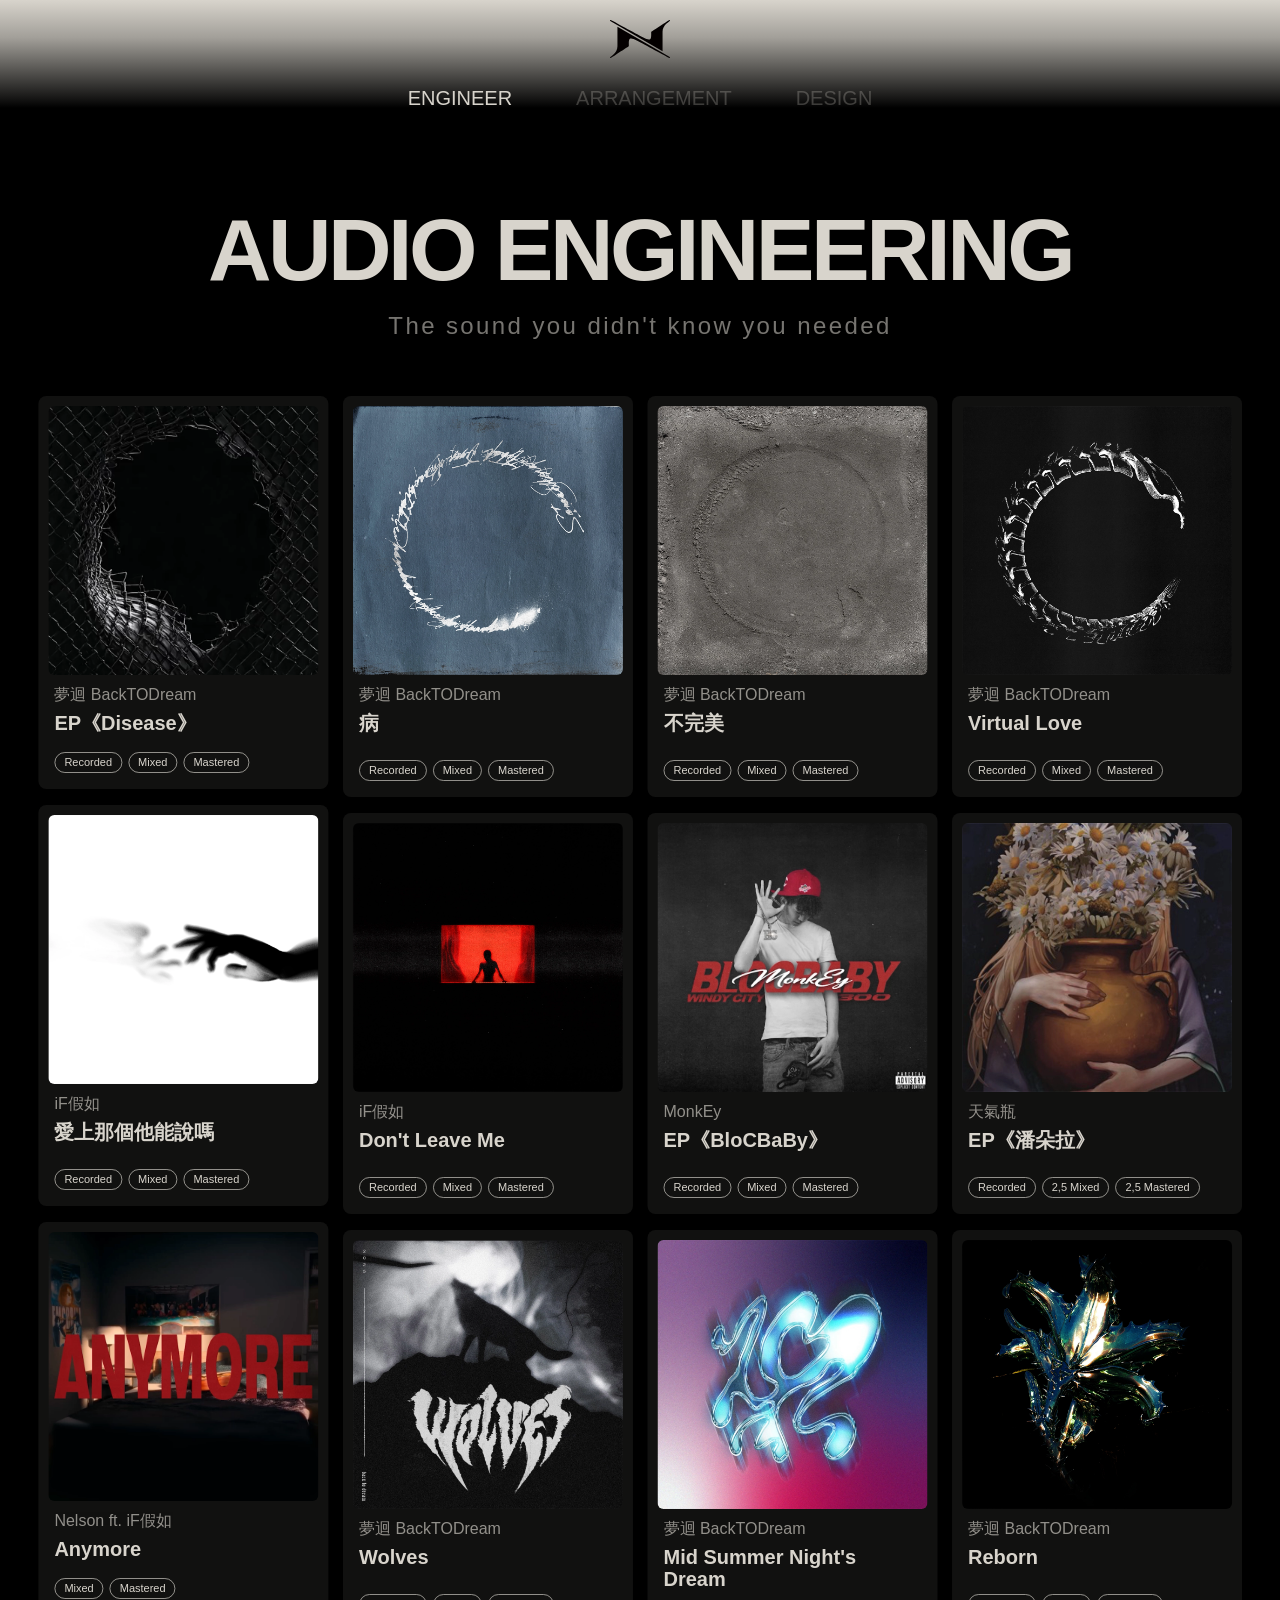
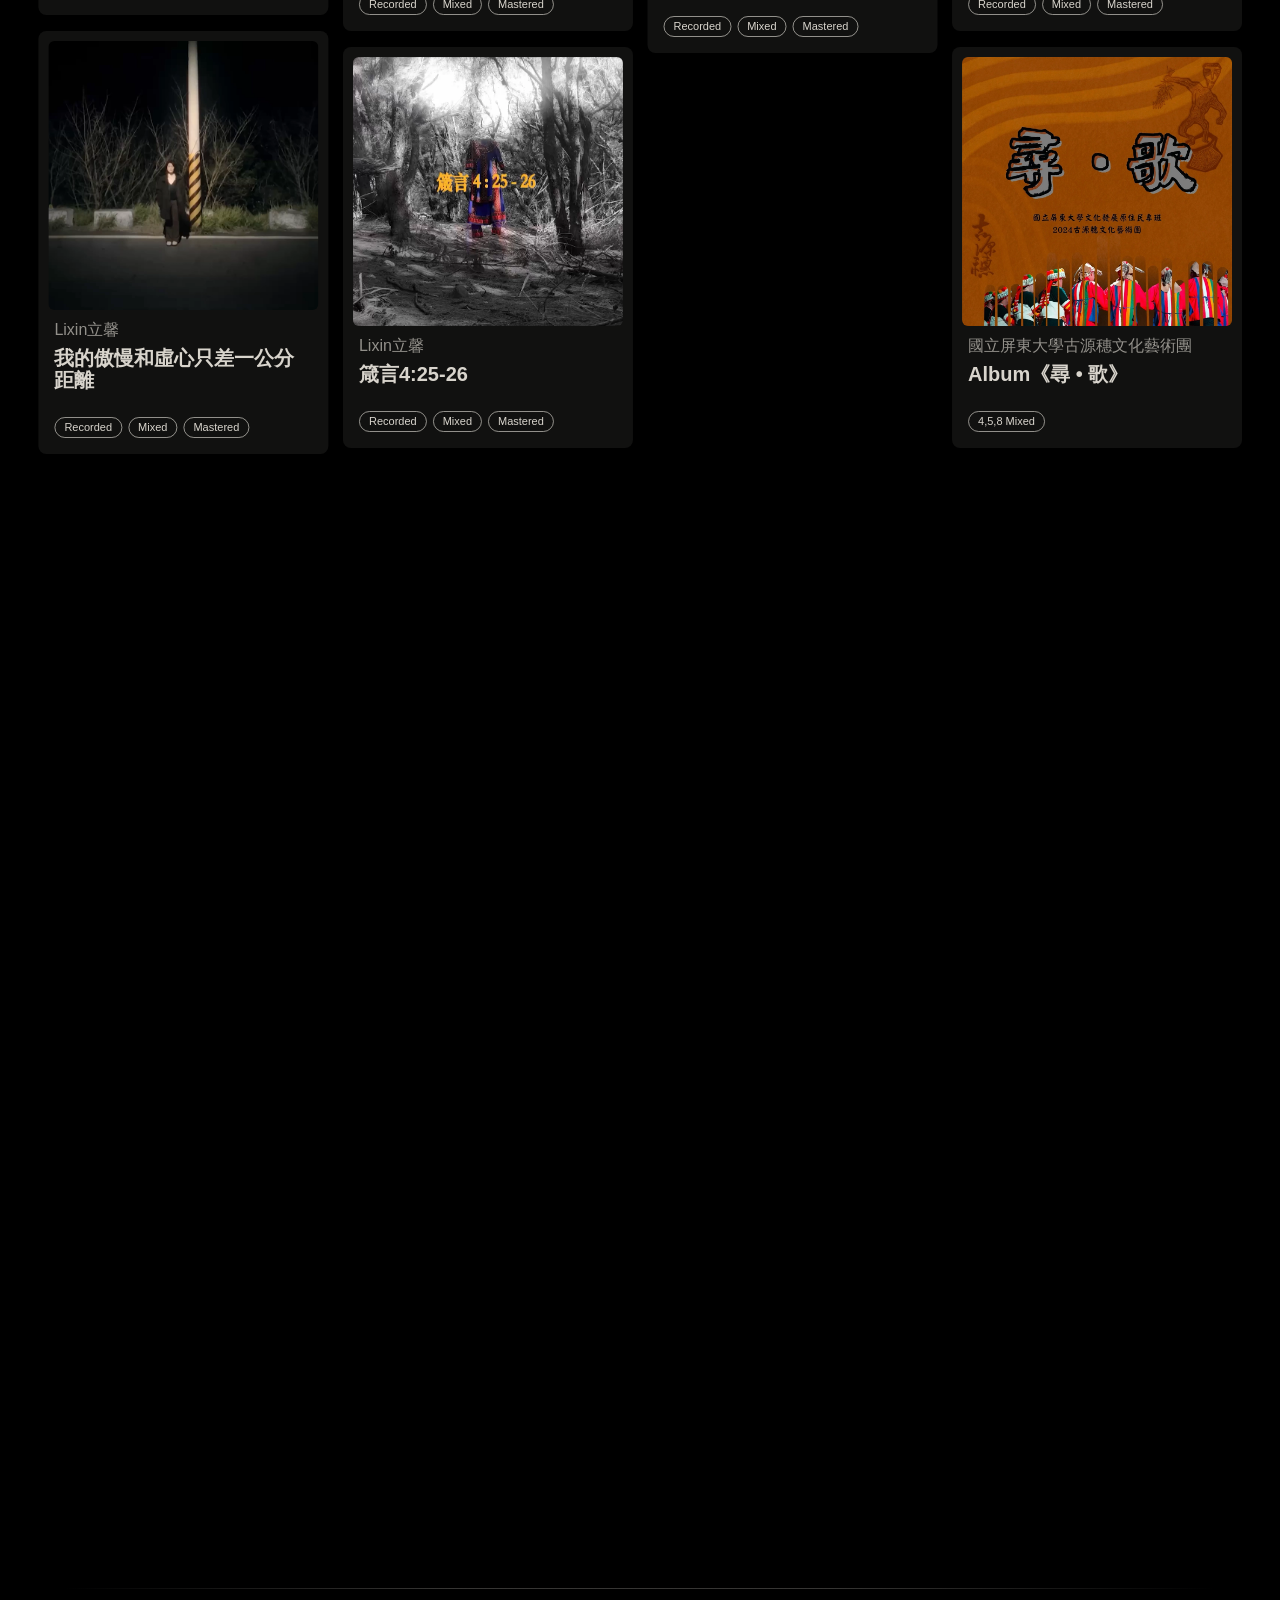
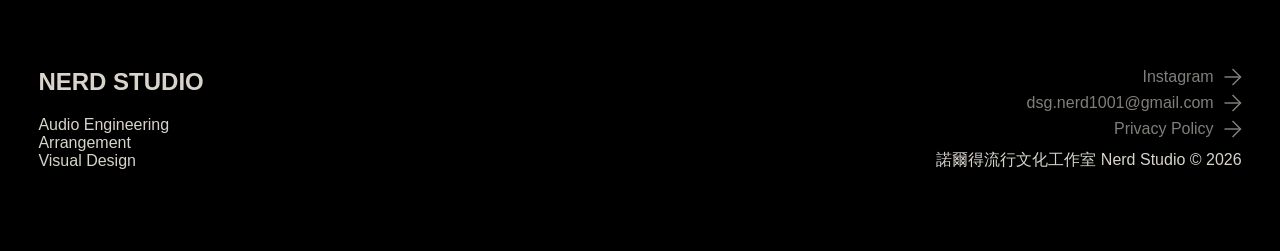
<file: engineering.html>
<!DOCTYPE html>
<html lang="zh-Hant">

<head>
    <meta charset="UTF-8">
    <meta name="viewport" content="width=device-width, initial-scale=1.0">

    <!-- SEO -->
    <title>Recording, Mixing & Mastering ｜ NERD STUDIO</title>

    <meta
        name="description"
        content="NERD STUDIO 諾爾得流行文化工作室，提供專業錄音、混音與母帶後期製作服務，協助音樂人打造理想的聲音，呈現作品中的每個細節。"
    >

    <!-- WIZZY Person Structured Data -->
        <script type="application/ld+json">
        {
        "@context": "https://schema.org",
        "@type": "Person",
        "name": "WIZZY 賀冠瑋",
        "alternateName": ["賀冠瑋", "Wizzy Ho"],
        "jobTitle": "Audio Engineer",
        "description": "Recording, Mixing and Mastering Engineer at NERD STUDIO.",
        "url": "https://nerdstudio.tw/engineering.html",
        "worksFor": {
            "@type": "Organization",
            "name": "NERD STUDIO",
            "url": "https://nerdstudio.tw/"
        }
        }
    </script>

    <link rel="canonical" href="https://nerdstudio.tw/engineering.html">


   <!-- Open Graph -->
        <meta property="og:locale" content="zh_TW">
        <meta property="og:site_name" content="NERD STUDIO">
        <meta property="og:title" content="Recording, Mixing & Mastering ｜ NERD STUDIO">
        <meta property="og:description" content="探索 NERD STUDIO 的錄音、混音與母帶製作服務及作品，透過細緻的聲音處理，呈現音樂的每個細節。">
        <meta property="og:type" content="website">
        <meta property="og:image" content="https://nerdstudio.tw/images/ui/og-cover.jpg">
        <meta property="og:image:width" content="1200">
        <meta property="og:image:height" content="630">
        <meta property="og:image:alt" content="NERD STUDIO logo">
        <meta property="og:url" content="https://nerdstudio.tw/engineering.html">

    <!-- Favicon -->
        <link rel="icon" type="image/png" sizes="16x16" href="images/ui/favicon-16.png">
        <link rel="icon" type="image/png" sizes="32x32" href="/images/ui/favicon-32.png?v=2">
        <link rel="apple-touch-icon" sizes="180x180" href="images/ui/apple-touch-icon.png">
        <link rel="icon" type="image/png" sizes="96x96" href="/images/ui/favicon-96.png">


    <!-- Stylesheet -->
    <link rel="stylesheet" href="css/style.css">

    <!-- Google tag (gtag.js) -->
    <script async src="https://www.googletagmanager.com/gtag/js?id=G-LQ1L01EBS0"></script>
    <script>
    window.dataLayer = window.dataLayer || [];
    function gtag(){dataLayer.push(arguments);}
    gtag('js', new Date());
    gtag('config', 'G-LQ1L01EBS0');
    </script>
    
</head>


<body>

    <!-- Top Area -->
    <div class="top-area">

        <header>

            <h1>
                <a href="index.html">
                    <img
                        src="images/ui/NerdstudioLogoBlack.svg"
                        alt="Nerd Studio">
                </a>
            </h1>

            <button
                class="menu-toggle"
                type="button"
                aria-label="Open menu"
                aria-expanded="false">

                <span></span>
                <span></span>

            </button>

        </header>


        <nav class="service-menu">

            <a 
                href="engineering.html"
                class="active">
                ENGINEER
            </a>

            <a href="arrangement.html">
                ARRANGEMENT
            </a>

            <a href="design.html">
                DESIGN
            </a>

        </nav>

    </div>
    
    <main class="engineering-page">

        <section class="page-header">

            <div class="page-hero">

                <h1 class="page-title">
                    AUDIO ENGINEERING
                </h1>

                <p class="page-subtitle">
                    The sound you didn't know you needed
                </p>

            </div>

        </section>

        <section class="project-wall">



            <!-- Project 01 -->
            
            <a href="projects/disease.html" class="project-card">

                <div class="project-media">

                    <video
                        class="smart-video"
                        muted
                        loop
                        playsinline
                        preload="none"
                        poster="images/Eposter/DRS.webp"
                    >
                        <source src="images/engineering/DRS.mp4" type="video/mp4">
                    </video>

                </div>

                <div class="project-content">

                    <p class="project-artist">
                        夢迴 BackTODream
                    </p>

                    <h2 class="project-title">
                        EP《Disease》
                    </h2>

                    <div class="project-tags">
                        <span>Recorded</span>
                        <span>Mixed</span>
                        <span>Mastered</span>
                    </div>

                </div>

            </a>


            <!-- Project 01 -->
            
            <article class="project-card">

                <div class="project-media">
                    <img
                        src="images/engineering/S.webp"
                        alt="病" loading="lazy">
                </div>

                <div class="project-content">

                    <p class="project-artist">
                        夢迴 BackTODream
                    </p>

                    <h2 class="project-title">
                        病
                    </h2>

                    <div class="project-extra">

                        <!-- 各平台連結放這裡 -->
                        <div class="project-links">

                            <a href="https://open.spotify.com/track/2wwqdSdZ5p3sgmvoktyGxy?si=98bb77ab1ad84d9e" target="_blank">
                                Spotify
                                <img
                                    src="images/ui/arrow.svg"
                                    class="project-link-arrow"
                                    alt="">
                            </a>

                        </div>


                        <p class="project-concept">
                            詞 Lyrics｜張承曜、張文亘<br>
                            曲 Composer｜張承曜、張文亘<br>
                            製作人 Producer｜黃榆翔STVN<br>
                            編曲 Music Arranger｜黃榆翔STVN<br>
                            混音工程師 Mixing Engineer｜Wizzy賀冠瑋<br>
                            母帶後期處理工程師 Mastering Engineer｜Wizzy賀冠瑋<br>
                            母帶工作室 Mixing and Mastering Studio ｜ 諾爾得工作室<br>
                            視覺設計 Visualizer｜張名瑋<br>
                        </p>

                    </div>

                    <div class="project-tags">
                        <span>Recorded</span>
                        <span>Mixed</span>
                        <span>Mastered</span>
                    </div>

                </div>

            </article>


             <!-- Project 01 -->
            
            <article class="project-card">

                <div class="project-media">
                    <img
                        src="images/engineering/NP.webp"
                        alt="不完美" loading="lazy">
                </div>

                <div class="project-content">

                    <p class="project-artist">
                        夢迴 BackTODream
                    </p>

                    <h2 class="project-title">
                        不完美
                    </h2>

                    <div class="project-extra">

                        <!-- 各平台連結放這裡 -->
                        <div class="project-links">

                            <a href="https://open.spotify.com/track/0YSQiMFAsn5tv93gaUM68O?si=fc11d8a36cf3436e" target="_blank">
                                Spotify
                                <img
                                    src="images/ui/arrow.svg"
                                    class="project-link-arrow"
                                    alt="">
                            </a>

                        </div>


                        <p class="project-concept">
                            詞 Lyrics｜張承曜、張文亘<br>
                            曲 Composer｜張承曜、張文亘<br>
                            製作人 Producer｜黃榆翔STVN<br>
                            編曲 Music Arranger｜Nelson卓福若<br>
                            混音工程師 Mixing Engineer｜Wizzy賀冠瑋<br>
                            母帶後期處理工程師 Mastering Engineer｜Wizzy賀冠瑋<br>
                            母帶工作室 Mixing and Mastering Studio ｜ 諾爾得工作室<br>
                            視覺設計 Visualizer｜張名瑋<br>
                        </p>

                    </div>

                    <div class="project-tags">
                        <span>Recorded</span>
                        <span>Mixed</span>
                        <span>Mastered</span>
                    </div>

                </div>

            </article>



         <!-- Project 01 -->
            
            <article class="project-card">

                <div class="project-media">
                    <img
                        src="images/engineering/VL.webp"
                        alt="Virtual Love" loading="lazy">
                </div>

                <div class="project-content">

                    <p class="project-artist">
                        夢迴 BackTODream
                    </p>

                    <h2 class="project-title">
                        Virtual Love
                    </h2>

                    <div class="project-extra">

                        <!-- 各平台連結放這裡 -->
                        <div class="project-links">

                            <a href="https://open.spotify.com/track/4Tftju0h9iFcTUn1cg3sRX?si=f6467623122f4eda" target="_blank">
                                Spotify
                                <img
                                    src="images/ui/arrow.svg"
                                    class="project-link-arrow"
                                    alt="">
                            </a>

                        </div>


                        <p class="project-concept">
                            詞 Lyrics｜張承曜、張文亘<br>
                            曲 Composer｜張承曜、張文亘<br>
                            製作人 Producer｜黃榆翔STVN<br>
                            編曲Music Arranger｜黃榆翔STVN<br>
                            混音工程師 Mixing Engineer｜Wizzy賀冠瑋<br>
                            母帶後期處理工程師 Mastering Engineer｜Wizzy賀冠瑋<br>
                            母帶工作室 Mixing and Mastering Studio ｜ 諾爾得工作室<br>
                            視覺設計 Visualizer｜張名瑋<br>
                        </p>

                    </div>

                    <div class="project-tags">
                        <span>Recorded</span>
                        <span>Mixed</span>
                        <span>Mastered</span>
                    </div>

                </div>

            </article>


            <!-- Project 05 -->
            
            <article class="project-card">

                <div class="project-media">
                    <img
                        src="images/engineering/AS.webp"
                        alt="愛上那個他能說嗎" loading="lazy">
                </div>

                <div class="project-content">

                    <p class="project-artist">
                        iF假如
                    </p>

                    <h2 class="project-title">
                        愛上那個他能說嗎
                    </h2>

                    <div class="project-extra">

                        <!-- 各平台連結放這裡 -->
                        <div class="project-links">

                            <a href="https://youtu.be/S89yGuF_BWc?si=kFRPtxdFulLz0jEK" target="_blank">
                                YouTube
                                <img
                                    src="images/ui/arrow.svg"
                                    class="project-link-arrow"
                                    alt="">
                            </a>

                            <a href="https://open.spotify.com/track/3H0Wd5m2cA8g5QBTjDAYk1?si=690828c59912492f" target="_blank">
                                Spotify
                                <img
                                    src="images/ui/arrow.svg"
                                    class="project-link-arrow"
                                    alt="">
                            </a>

                            <a href="https://music.apple.com/tw/album/%E6%84%9B%E4%B8%8A%E9%82%A3%E5%80%8B%E4%BB%96%E8%83%BD%E8%AA%AA%E5%97%8E/1861658400?i=1861658403" target="_blank">
                                Apple Music
                                <img
                                    src="images/ui/arrow.svg"
                                    class="project-link-arrow"
                                    alt="">
                            </a>

                        </div>


                        <p class="project-concept">
                            詞曲 Lyricist and Composer ｜ iF假如<br>
                            編曲 Arranger ｜ Nelson卓福若<br>
                            吉他編寫 Guitar Arranger ｜ 冠老闆 Holis Hsu<br>
                            合聲編寫 Harmony Arranger ｜ iF假如、Wizzy賀冠瑋<br>
                            錄音室 Recording Studio ｜ 浩世錄音室<br>
                            錄音師 Recording Engineer ｜ Wizzy 賀冠瑋<br>
                            混音師 Mixing Engineer ｜ Wizzy賀冠瑋<br>
                            製作人 Producer ｜ Nelson卓福若、Wizzy賀冠瑋<br>
                            配唱製作人 Vocal Producer ｜ 黃大軍<br>
                            母帶後期處理工程師 Mastering Engineer ｜ Wizzy賀冠瑋<br>
                            母帶工作室 Mixing and Mastering Studio ｜ 諾爾得工作室<br>
                            封面設計 Cover Design ｜ 張名瑋<br>
                        </p>

                    </div>

                    <div class="project-tags">
                        <span>Recorded</span>
                        <span>Mixed</span>
                        <span>Mastered</span>
                    </div>

                </div>

            </article>


            <!-- Project 05 -->
            
            <article class="project-card">

                <div class="project-media">
                    <img
                        src="images/engineering/DLM.webp"
                        alt="Don't Leave Me" loading="lazy">
                </div>

                <div class="project-content">

                    <p class="project-artist">
                        iF假如
                    </p>

                    <h2 class="project-title">
                        Don't Leave Me
                    </h2>

                    <div class="project-extra">

                        <!-- 各平台連結放這裡 -->
                        <div class="project-links">

                            <a href="https://youtu.be/YldF6FKuNq4?si=inYKmC6KziMj5xxh" target="_blank">
                                YouTube
                                <img
                                    src="images/ui/arrow.svg"
                                    class="project-link-arrow"
                                    alt="">
                            </a>

                            <a href="https://open.spotify.com/track/7Jsdgw77sPbiAYoske7AnO?si=687c15daae63438e" target="_blank">
                                Spotify
                                <img
                                    src="images/ui/arrow.svg"
                                    class="project-link-arrow"
                                    alt="">
                            </a>

                            <a href="https://music.apple.com/tw/album/dont-leave-me/1819434502?i=1819434504" target="_blank">
                                Apple Music
                                <img
                                    src="images/ui/arrow.svg"
                                    class="project-link-arrow"
                                    alt="">
                            </a>

                        </div>

                        <p class="project-concept">
                            製作人 Producer｜ Nelson卓福若、Wizzy賀冠瑋<br>
                            詞曲 Lyricist and Composer｜ iF假如<br>
                            編曲 Arranger｜ Nelson卓福若<br>
                            合聲編寫 Harmony Arranger｜ iF假如、Wizzy 賀冠瑋<br>
                            錄音師 Recording Engineer｜ Wizzy賀冠瑋<br>
                            混音工程師 Mixing Engineer｜ Wizzy賀冠瑋<br>
                            母帶後期處理工程師 Mastering Engineer｜ Wizzy賀冠瑋<br>
                            母帶工作室 Mixing and Mastering Studio｜ 諾爾得工作室<br>
                            封面設計 Cover Design｜ 張名瑋<br>
                        </p>

                    </div>

                    <div class="project-tags">
                        <span>Recorded</span>
                        <span>Mixed</span>
                        <span>Mastered</span>
                    </div>

                </div>

            </article>


            <!-- Project 03 -->
            
            <article class="project-card">

                <div class="project-media">

                    <video
                        class="smart-video"
                        muted
                        loop
                        playsinline
                        preload="none"
                        poster="images/Eposter/BLC.webp"
                    >
                        <source src="images/engineering/BLC.mp4" type="video/mp4">
                    </video>

                </div>

                <div class="project-content">

                    <p class="project-artist">
                        MonkEy
                    </p>

                    <h2 class="project-title">
                        EP《BloCBaBy》
                    </h2>

                    <div class="project-extra">

                        <!-- 各平台連結放這裡 -->
                        <div class="project-links">

                            <a href="https://www.youtube.com/watch?v=r7AN-AcHBFo&list=PLwhHfJnFHBsHT6GuNTe4WCJLaEsEll511" target="_blank">
                                YouTube
                                <img
                                    src="images/ui/arrow.svg"
                                    class="project-link-arrow"
                                    alt="">
                            </a>

                            <a href="https://open.spotify.com/album/7i7XDJ87Lq0TYocteq0czp?si=CTdTdeHmRRyhSFkFA3VV4g" target="_blank">
                                Spotify
                                <img
                                    src="images/ui/arrow.svg"
                                    class="project-link-arrow"
                                    alt="">
                            </a>

                        </div>

                        <p class="project-concept">
                            製作人 Producer｜ Plu$$y嘉偉<br>
                            編曲 Arranger｜ Plu$$y嘉偉<br>
                            詞曲 Lyricist and Composer｜ MonkEy<br>
                            錄音師 Recording Engineer｜ Wizzy賀冠瑋、Ch!n<br>
                            混音工程師 Mixing Engineer｜ Wizzy賀冠瑋、Ch!n<br>
                            母帶後期處理工程師 Mastering Engineer｜ Wizzy賀冠瑋<br>
                            視覺設計Visualizer｜ 張名瑋
                        </p>

                    </div>

                    <div class="project-tags">
                        <span>Recorded</span>
                        <span>Mixed</span>
                        <span>Mastered</span>
                    </div>

                </div>

            </article>


            <!-- Project 02 -->
            
            <article class="project-card">

                <div class="project-media">
                    <img
                        src="images/engineering/PDL.webp"
                        alt="潘朵拉 EP" loading="lazy">
                </div>

                <div class="project-content">

                    <p class="project-artist">
                        天氣瓶
                    </p>

                    <h2 class="project-title">
                        EP《潘朵拉》
                    </h2>

                    <div class="project-extra">

                        <!-- 各平台連結放這裡 -->
                        <div class="project-links">

                            <a href="https://www.youtube.com/watch?v=x5by5dIfV20&list=OLAK5uy_lHvVpBzQ0ZhB72OZA6N98DF3lMPZIAhig" target="_blank">
                                YouTube
                                <img
                                    src="images/ui/arrow.svg"
                                    class="project-link-arrow"
                                    alt="">
                            </a>

                            <a href="https://open.spotify.com/album/2XRGZJT5OOO45htSdMEYoc?si=OCOwdJYJTY-m99rFhNPGmA" target="_blank">
                                Spotify
                                <img
                                    src="images/ui/arrow.svg"
                                    class="project-link-arrow"
                                    alt="">
                            </a>

                            <a href="https://music.apple.com/tw/album/%E6%BD%98%E6%9C%B5%E6%8B%89-ep/1798411692" target="_blank">
                                Apple Music
                                <img
                                    src="images/ui/arrow.svg"
                                    class="project-link-arrow"
                                    alt="">
                            </a>

                        </div>

                        <p class="project-concept">
                        </p>

                    </div>

                    <div class="project-tags">
                        <span>Recorded</span>
                        <span>2,5 Mixed</span>
                        <span>2,5 Mastered</span>
                    </div>

                </div>

            </article>


            <!-- Project 03 -->
            
            <a href="projects/anymore.html" class="project-card">

                <div class="project-media">

                    <video
                        class="smart-video"
                        muted
                        loop
                        playsinline
                        preload="none"
                        poster="images/Eposter/ANM.webp"
                    >
                        <source src="images/engineering/ANM.mp4" type="video/mp4">
                    </video>

                </div>

                <div class="project-content">

                    <p class="project-artist">
                        Nelson ft. iF假如
                    </p>

                    <h2 class="project-title">
                        Anymore
                    </h2>

                    <div class="project-tags">
                        <span>Mixed</span>
                        <span>Mastered</span>
                    </div>

                </div>

            </a>


            <!-- Project 05 -->
            
            <article class="project-card">

                <div class="project-media">
                    <img
                        src="images/engineering/W.webp"
                        alt="Wolves" loading="lazy">
                </div>

                <div class="project-content">

                    <p class="project-artist">
                        夢迴 BackTODream
                    </p>

                    <h2 class="project-title">
                        Wolves
                    </h2>

                    <div class="project-extra">

                        <!-- 各平台連結放這裡 -->
                        <div class="project-links">

                            <a href="https://youtu.be/BSxkMl4Idog?si=zk-DAcgAxNGXWwfU" target="_blank">
                                YouTube
                                <img
                                    src="images/ui/arrow.svg"
                                    class="project-link-arrow"
                                    alt="">
                            </a>

                            <a href="https://open.spotify.com/track/4vDmQ5iYh5DNlHKIY8UewB?si=47ca3366fa874247" target="_blank">
                                Spotify
                                <img
                                    src="images/ui/arrow.svg"
                                    class="project-link-arrow"
                                    alt="">
                            </a>

                            <a href="https://music.apple.com/tw/album/wolves/1821084801?i=1821084803" target="_blank">
                                Apple Music
                                <img
                                    src="images/ui/arrow.svg"
                                    class="project-link-arrow"
                                    alt="">
                            </a>

                        </div>

                        <p class="project-concept">
                            製作人 Producer｜ 黃榆翔STVN<br>
                            詞曲 Lyricist and Composer｜ 張承曜、張文亘、顏回<br>
                            編曲 Arranger｜ 黃榆翔STVN<br>
                            電吉他 Electric Guitar｜ 黃榆翔STVN<br>
                            貝斯 Bass｜ 黃子誠<br>
                            鍵盤 Keyboard｜ 陳澔廷<br>
                            鼓 Drum｜ 蘇崇瑜<br>
                            錄音師 Recording Engineer｜ Wizzy賀冠瑋<br>
                            混音工程師 Mixing Engineer｜ Wizzy賀冠瑋<br>
                            母帶後期處理工程師 Mastering Engineer｜Wizzy賀冠瑋<br>
                            母帶工作室 Mixing and Mastering Studio｜諾爾得工作室<br>
                            視覺設計 Visualizer｜ Wendy
                        </p>

                    </div>

                    <div class="project-tags">
                        <span>Recorded</span>
                        <span>Mixed</span>
                        <span>Mastered</span>
                    </div>

                </div>

            </article>


            <!-- Project 05 -->
            
            <article class="project-card">

                <div class="project-media">
                    <img
                        src="images/engineering/MS.webp"
                        alt="Mid Summer Night's Dream" loading="lazy">
                </div>

                <div class="project-content">

                    <p class="project-artist">
                        夢迴 BackTODream
                    </p>

                    <h2 class="project-title">
                        Mid Summer Night's Dream
                    </h2>

                    <div class="project-extra">

                        <!-- 各平台連結放這裡 -->
                        <div class="project-links">

                            <a href="https://youtu.be/6F3NoeB0qNA?si=ynuLqHP8H51LeVqz" target="_blank">
                                YouTube
                                <img
                                    src="images/ui/arrow.svg"
                                    class="project-link-arrow"
                                    alt="">
                            </a>

                            <a href="https://open.spotify.com/track/6YszQqJIcVSldzrIffpgKA?si=4c481b63bf064450" target="_blank">
                                Spotify
                                <img
                                    src="images/ui/arrow.svg"
                                    class="project-link-arrow"
                                    alt="">
                            </a>

                            <a href="https://music.apple.com/tw/album/mid-summer-nights-dream/1808019792?i=1808019794
                                " target="_blank">
                                Apple Music
                                <img
                                    src="images/ui/arrow.svg"
                                    class="project-link-arrow"
                                    alt="">
                            </a>

                        </div>

                        <p class="project-concept">
                            詞 Lyrics｜張承曜、顏回、張文亘<br>
                            曲 Composer｜張承曜、顏回、張文亘<br>
                            製作人 Producer｜黃榆翔STVN<br>
                            編曲 Music Arranger｜黃榆翔STVN<br>
                            電吉他 Electric Guitar｜黃榆翔STVN<br>
                            混音工程師 Mixing Engineer｜Wizzy賀冠瑋<br>
                            母帶後期處理工程師 Mastering Engineer｜Wizzy賀冠瑋<br>
                            母帶工作室 Mixing and Mastering Studio｜諾爾得工作室<br>
                            封面設計 Cover Design｜黃榆翔STVN
                        </p>

                    </div>

                    <div class="project-tags">
                        <span>Recorded</span>
                        <span>Mixed</span>
                        <span>Mastered</span>
                    </div>

                </div>

            </article>


            <!-- Project 04 -->
            
            <article class="project-card">

                <div class="project-media">
                    <img
                        src="images/engineering/RB.webp"
                        alt="Reborn" loading="lazy">
                </div>

                <div class="project-content">

                    <p class="project-artist">
                        夢迴 BackTODream
                    </p>

                    <h2 class="project-title">
                        Reborn
                    </h2>

                    <div class="project-extra">

                        <!-- 各平台連結放這裡 -->
                        <div class="project-links">

                            <a href="https://youtu.be/uc4OghvcOtU?si=wVcYHtoM90hhFFip" target="_blank">
                                YouTube
                                <img
                                    src="images/ui/arrow.svg"
                                    class="project-link-arrow"
                                    alt="">
                            </a>

                            <a href="https://open.spotify.com/track/73hLKPcU0eU42yA3XLtqWw?si=283357cbf7a04d97" target="_blank">
                                Spotify
                                <img
                                    src="images/ui/arrow.svg"
                                    class="project-link-arrow"
                                    alt="">
                            </a>

                            <a href="https://music.apple.com/tw/album/reborn/1808024420?i=1808024421" target="_blank">
                                Apple Music
                                <img
                                    src="images/ui/arrow.svg"
                                    class="project-link-arrow"
                                    alt="">
                            </a>

                        </div>

                        <p class="project-concept">
                            詞 Lyrics｜張承曜、顏回、張文亘<br>
                            曲 Composer｜張承曜、顏回、張文亘<br>
                            製作人 Producer｜黃榆翔STVN<br>
                            編曲 Music Arranger｜黃榆翔STVN<br>
                            電吉他 Electric Guitar｜黃榆翔STVN<br>
                            混音工程師 Mixing Engineer｜Wizzy賀冠瑋<br>
                            母帶後期處理工程師 Mastering Engineer｜Wizzy賀冠瑋<br>
                            母帶工作室 Mixing and Mastering Studio｜諾爾得工作室<br>
                            封面設計 Cover Design｜黃榆翔STVN、Wesley張名瑋
                        </p>

                    </div>

                    <div class="project-tags">
                        <span>Recorded</span>
                        <span>Mixed</span>
                        <span>Mastered</span>
                    </div>

                </div>

            </article>


            <!-- Project 03 -->
            
            <article class="project-card">

                <div class="project-media">

                    <video
                        class="smart-video"
                        muted
                        loop
                        playsinline
                        preload="none"
                        poster="images/Eposter/1.webp"
                    >
                        <source src="images/engineering/1.mp4" type="video/mp4">
                    </video>

                </div>

                <div class="project-content">

                    <p class="project-artist">
                        Lixin立馨
                    </p>

                    <h2 class="project-title">
                        我的傲慢和虛心只差一公分距離
                    </h2>

                    <div class="project-extra">

                        <!-- 各平台連結放這裡 -->
                        <div class="project-links">

                            <a href="https://youtu.be/6fKXiFZ9gkw?si=05QwpzdZYohZUiMD" target="_blank">
                                YouTube
                                <img
                                    src="images/ui/arrow.svg"
                                    class="project-link-arrow"
                                    alt="">
                            </a>

                        </div>

                        <p class="project-concept">
                            詞 Lyrics ｜ Lixin立馨<br>
                            曲 Composer ｜ Lixin立馨<br>
                            編曲 Music Arranger ｜ Nelson卓福若、STVN黃榆翔<br>
                            電吉他 Electric Guitar ｜ STVN黃榆翔、余政鴻<br>
                            鋼琴 Piano ｜ Lixin立馨<br>
                            錄音師 Recording Engineer ｜ Wizzy賀冠瑋、Nelson卓福若<br>
                            混音工程師 Mixing Engineer ｜ Wizzy賀冠瑋<br>
                            母帶後期處理工程師 Mastering Engineer ｜ Wizzy賀冠瑋
                        </p>

                    </div>

                    <div class="project-tags">
                        <span>Recorded</span>
                        <span>Mixed</span>
                        <span>Mastered</span>
                    </div>

                </div>

            </article>


            <!-- Project 03 -->
            
            <article class="project-card">

                <div class="project-media">

                    <video
                        class="smart-video"
                        muted
                        loop
                        playsinline
                        preload="none"
                        poster="images/Eposter/4.webp"
                    >
                        <source src="images/engineering/4.mp4" type="video/mp4">
                    </video>

                </div>

                <div class="project-content">

                    <p class="project-artist">
                        Lixin立馨
                    </p>

                    <h2 class="project-title">
                        箴言4:25-26
                    </h2>

                    <div class="project-extra">

                        <!-- 各平台連結放這裡 -->
                        <div class="project-links">

                            <a href="https://youtu.be/MTfkub0v26Q?si=XOT1bfeIv4pEU7D7" target="_blank">
                                YouTube
                                <img
                                    src="images/ui/arrow.svg"
                                    class="project-link-arrow"
                                    alt="">
                            </a>

                        </div>

                        <p class="project-concept">
                            詞 Lyrics ｜ Lixin立馨<br>
                            曲 Composer ｜ Lixin立馨<br>
                            編曲 Music Arranger ｜ Nelson卓福若<br>
                            錄音師 Recording Engineer ｜ Wizzy賀冠瑋、Nelson卓福若<br>
                            混音工程師 Mixing Engineer ｜ Wizzy賀冠瑋<br>
                            母帶後期處理工程師 Mastering Engineer ｜ Wizzy賀冠瑋<br>
                            母帶工作室 Mixing and Mastering Studio ｜ 諾爾得工作室<br>
                            合聲 Backing vocal ｜ 田約蘭、蕭正義、翁清芳、張秀美、翁宇傑、陳立恩<br>
                            合聲編寫 Backing vocal Arrangement ｜ Lixin立馨<br>
                            特別感謝 Special thanks ｜ 果貿教會、蕭靜鎂
                        </p>

                    </div>

                    <div class="project-tags">
                        <span>Recorded</span>
                        <span>Mixed</span>
                        <span>Mastered</span>
                    </div>

                </div>

            </article>


            <!-- Project 05 -->
            
            <article class="project-card">

                <div class="project-media">
                    <img
                        src="images/engineering/BZF.webp"
                        alt="被祝福的人 Album"
                        loading="lazy">
                </div>

                <div class="project-content">

                    <p class="project-artist">
                        馬樂Madal
                    </p>

                    <h2 class="project-title">
                        Album《被祝福的人》
                    </h2>

                    <div class="project-extra">

                        <!-- 各平台連結放這裡 -->
                        <div class="project-links">

                            <a href="https://youtu.be/XAFfNKbdKYM?si=nS6yeecqDHAdpAT_" target="_blank">
                                YouTube
                                <img
                                    src="images/ui/arrow.svg"
                                    class="project-link-arrow"
                                    alt="">
                            </a>

                            <a href="https://open.spotify.com/album/48g7eT8qcD6KTqsJkTWvHY?si=wCuLUqbqSA2GvToOmT3jpA" target="_blank">
                                Spotify
                                <img
                                    src="images/ui/arrow.svg"
                                    class="project-link-arrow"
                                    alt="">
                            </a>

                            <a href="https://music.apple.com/tw/album/%E9%A6%AC%E6%A8%82-%E8%A2%AB%E7%A5%9D%E7%A6%8F%E7%9A%84%E4%BA%BA-malemeday/6780402947" target="_blank">
                                Apple Music
                                <img
                                    src="images/ui/arrow.svg"
                                    class="project-link-arrow"
                                    alt="">
                            </a>

                        </div>

                        <p class="project-concept">
                        </p>

                    </div>

                    <div class="project-tags">
                        <span>Full Album Co-Mixing</span>
                    </div>

                </div>

            </article>


            <!-- Project 05 -->
            
            <article class="project-card">

                <div class="project-media">
                    <img
                        src="images/engineering/XG.webp"
                        alt="尋歌"
                        loading="lazy">
                </div>

                <div class="project-content">

                    <p class="project-artist">
                        國立屏東大學古源穗文化藝術團
                    </p>

                    <h2 class="project-title">
                        Album《尋 • 歌》
                    </h2>

                    <div class="project-extra">

                        <!-- 各平台連結放這裡 -->
                        <div class="project-links">

                            <a href="https://youtu.be/8KAIGf6bzcI?si=go-vdP3A1GtFK-vJ" target="_blank">
                                YouTube
                                <img
                                    src="images/ui/arrow.svg"
                                    class="project-link-arrow"
                                    alt="">
                            </a>

                            <a href="https://open.spotify.com/album/0hkKtau5bxvs1BmOeruqpY?si=LBeUEz2uR7e2Gxmtn9iP_A" target="_blank">
                                Spotify
                                <img
                                    src="images/ui/arrow.svg"
                                    class="project-link-arrow"
                                    alt="">
                            </a>

                            <a href="https://music.apple.com/tw/album/%E5%B0%8B-%E6%AD%8C/6775488877" target="_blank">
                                Apple Music
                                <img
                                    src="images/ui/arrow.svg"
                                    class="project-link-arrow"
                                    alt="">
                            </a>

                        </div>

                        <p class="project-concept">
                        </p>

                    </div>

                    <div class="project-tags">
                        <span>4,5,8 Mixed</span>
                    </div>

                </div>

            </article>


            <!-- Project 05 -->
            
            <article class="project-card">

                <div class="project-media">
                    <img
                        src="images/engineering/LY.webp"
                        alt="來憶"
                        loading="lazy">
                </div>

                <div class="project-content">

                    <p class="project-artist">
                        屏東縣來義鄉公所
                    </p>

                    <h2 class="project-title">
                         Album<br>
                         《來 • 憶 tjemalja'avu'avusan》
                    </h2>

                    <div class="project-extra">

                        <!-- 各平台連結放這裡 -->
                        <div class="project-links">

                            <a href="https://youtu.be/76Xd4if1ZOo?si=hTM6-vS6XljUv3jx" target="_blank">
                                YouTube
                                <img
                                    src="images/ui/arrow.svg"
                                    class="project-link-arrow"
                                    alt="">
                            </a>

                        </div>

                        <p class="project-concept">
                        </p>

                    </div>

                    <div class="project-tags">
                        <span>Co-Mixing</span>
                    </div>

                </div>

            </article>


            <!-- Project 05 -->
            
            <article class="project-card">

                <div class="project-media">
                    <img
                        src="images/engineering/WNTF.webp"
                        alt="走得不算遠" loading="lazy">
                </div>

                <div class="project-content">

                    <p class="project-artist">
                        Lixin立馨
                    </p>

                    <h2 class="project-title">
                        走得不算遠
                    </h2>

                    <div class="project-extra">

                        <!-- 各平台連結放這裡 -->
                        <div class="project-links">

                            <a href="https://streetvoice.com/llixiin__/songs/771810/" target="_blank">
                                StreetVoice
                                <img
                                    src="images/ui/arrow.svg"
                                    class="project-link-arrow"
                                    alt="">
                            </a>

                        </div>

                        <p class="project-concept">
                            詞 Lyrics｜Lixin立馨<br>
                            曲 Composer ｜Lixin立馨<br>
                            製作人 Producer ｜Nelson卓福若<br>
                            編曲 Arrangement ｜Nelson卓福若<br>
                            貝斯 Bass ｜Reo孫宥丞<br>
                            和聲編寫 Backing Vocal ｜Lixin立馨、Nelson卓福若<br>
                            錄音師 Recording Engineer ｜Nelson卓福若、Wizzy賀冠瑋<br>
                            混音工程師 Mixing Engineer ｜Wizzy賀冠瑋<br>
                            母帶後期處理工程師 Mastering Engineer ｜Wizzy賀冠瑋<br>
                            封面 Cover ｜Dreme
                        </p>

                    </div>

                    <div class="project-tags">
                        <span>Recorded</span>
                        <span>Mixed</span>
                        <span>Mastered</span>
                    </div>

                </div>

            </article>


            <!-- Project 05 -->
            
            <article class="project-card">

                <div class="project-media">
                    <img
                        src="images/engineering/ND.webp"
                        alt="難道浪漫就是愛嗎" loading="lazy">
                </div>

                <div class="project-content">

                    <p class="project-artist">
                        柯宇
                    </p>

                    <h2 class="project-title">
                        難道浪漫就是愛嗎
                    </h2>

                    <div class="project-extra">

                        <!-- 各平台連結放這裡 -->
                        <div class="project-links">

                            <a href="https://streetvoice.com/quahzhengyi/songs/810128/" target="_blank">
                                StreetVoice
                                <img
                                    src="images/ui/arrow.svg"
                                    class="project-link-arrow"
                                    alt="">
                            </a>

                        </div>

                        <p class="project-concept">
                            詞曲 Lyricist and Composer｜柯宇<br>
                            合聲編寫 Harmony Arranger ｜ 柯宇<br>
                            編曲 Arranger ｜ 吳思毅<br>
                            錄音 Recording Engineer ｜Wizzy賀冠瑋<br>
                            混音 Mixing Engineer ｜Wizzy賀冠瑋<br>
                            母帶後期處理工程師 Mastering Engineer ｜Wizzy賀冠瑋
                        </p>

                    </div>

                    <div class="project-tags">
                        <span>Recorded</span>
                        <span>Mixed</span>
                        <span>Mastered</span>
                    </div>

                </div>

            </article>


            <!-- Project 05 -->
            
            <article class="project-card">

                <div class="project-media">
                    <img
                        src="images/engineering/DJV.webp"
                        alt="It Feels Like Deja Vu" loading="lazy">
                </div>

                <div class="project-content">

                    <p class="project-artist">
                        柯宇
                    </p>

                    <h2 class="project-title">
                        It Feels Like Deja Vu
                    </h2>

                    <div class="project-extra">

                        <!-- 各平台連結放這裡 -->
                        <div class="project-links">

                            <a href="https://streetvoice.com/quahzhengyi/songs/811395/" target="_blank">
                                StreetVoice
                                <img
                                    src="images/ui/arrow.svg"
                                    class="project-link-arrow"
                                    alt="">
                            </a>

                        </div>

                        <p class="project-concept">
                            詞曲 Lyricist and Composer ｜ 柯宇<br>
                            合聲編寫 Harmony Arranger ｜ 柯宇<br>
                            編曲 Arranger ｜ 吳思毅<br>
                            錄音 Recording Engineer ｜ Wizzy賀冠瑋<br>
                            混音 Mixing Engineer ｜ Wizzy賀冠瑋<br>
                            母帶後期處理工程師 Mastering Engineer ｜ Wizzy賀冠瑋
                        </p>

                    </div>

                    <div class="project-tags">
                        <span>Recorded</span>
                        <span>Mixed</span>
                        <span>Mastered</span>
                    </div>

                </div>

            </article>


            <!-- Project 05 -->
            
            <article class="project-card">

                <div class="project-media">
                    <img
                        src="images/engineering/SJMZ.webp"
                        alt="如果明天就是末日" loading="lazy">
                </div>

                <div class="project-content">

                    <p class="project-artist">
                        芮鯊 RapShark
                    </p>

                    <h2 class="project-title">
                        如果明天就是末日
                    </h2>

                    <div class="project-extra">

                        <!-- 各平台連結放這裡 -->
                        <div class="project-links">

                            <a href="https://youtu.be/A2nFIGsjDh4?si=oO_CDSOBL7uttd3R" target="_blank">
                                YouTube
                                <img
                                    src="images/ui/arrow.svg"
                                    class="project-link-arrow"
                                    alt="">
                            </a>

                            <a href="https://open.spotify.com/track/4uGpfYfbONAc623T8DJ2Ov?si=798caafe153941aa" target="_blank">
                                Spotify
                                <img
                                    src="images/ui/arrow.svg"
                                    class="project-link-arrow"
                                    alt="">
                            </a>

                            <a href="https://music.apple.com/tw/album/%E5%A6%82%E6%9E%9C%E6%98%8E%E5%A4%A9%E5%B0%B1%E6%98%AF%E6%9C%AB%E6%97%A5/1887252316?i=1887252319" target="_blank">
                                Apple Music
                                <img
                                    src="images/ui/arrow.svg"
                                    class="project-link-arrow"
                                    alt="">
                            </a>

                        </div>

                        <p class="project-concept">
                            詞曲 Lyricist and Composer｜張博涵<br>
                            編曲 Arranger｜Reo、NickRyu、高可豐、林世峰Calvin Lin<br>
                            監製 Producer｜Reo、NickRyu<br>
                            貝斯手 Bassist｜Reo<br>
                            吉他手 Guitarist｜NickRyu、高可豐<br>
                            爵士鼓手 Drummer｜林世峰 Calvin Lin<br>
                            人聲錄音師 Vocal Recording Engineer｜Lulu吳昱儒 <br>
                            吉他、貝斯錄音師 Recording Engineer ｜Wizzy 賀冠瑋 <br>
                            吉他、貝斯錄音室 Recording Studio｜諾爾得工作室<br>
                            鼓組錄音師 Drum Recording Engineer｜康奇維KIWI KANG<br>
                            鼓組錄音室 Drum Recording Studio｜霧島工作室KIRISHIMA STUDIO<br>
                            人聲混音師 Vocal Mixing Engineer｜Lulu吳昱儒<br>
                            樂器混音師 Instrument Mixing Engineer｜Wizzy賀冠瑋<br>
                            母帶工程師 Mastering Engineer ｜Lulu吳昱儒<br>
                        </p>

                    </div>

                    <div class="project-tags">
                        <span>Guitar and Bass Recorded</span>
                    </div>

                </div>

            </article>


            <!-- Project 05 -->
            
            <article class="project-card">

                <div class="project-media">
                    <img
                        src="images/engineering/2003.webp"
                        alt="2003 EP"
                        loading="lazy">
                </div>

                <div class="project-content">

                    <p class="project-artist">
                        8utur3
                    </p>

                    <h2 class="project-title">
                        EP《2003》
                    </h2>

                    <div class="project-extra">

                        <!-- 各平台連結放這裡 -->
                        <div class="project-links">

                            <a href="https://www.youtube.com/watch?v=EncpWHH1Eoo&list=PLF3WNOYfhwMSpPOi8uY1pR0z_sMMPme2x" target="_blank">
                                YouTube
                                <img
                                    src="images/ui/arrow.svg"
                                    class="project-link-arrow"
                                    alt="">
                            </a>

                            <a href="https://open.spotify.com/album/7lmFHFcMg6beif0aZi2Khw?si=ZWlZhfdDS1WMg9j6Oeks6w" target="_blank">
                                Spotify
                                <img
                                    src="images/ui/arrow.svg"
                                    class="project-link-arrow"
                                    alt="">
                            </a>

                            <a href="https://music.apple.com/tw/album/2003-ep/1852881593" target="_blank">
                                Apple Music
                                <img
                                    src="images/ui/arrow.svg"
                                    class="project-link-arrow"
                                    alt="">
                            </a>

                        </div>

                        <p class="project-concept">
                            詞曲 Lyrics and Composer ｜ 8utur3, CHC(02), Mush(05)<br>
                            編曲 Arrangement ｜ 133(04)<br>
                            錄音 Recording Engineer ｜ Wizzy賀冠瑋、許軒 DuboH(05)<br>
                            混音工程師 Mixing Engineer ｜ Wizzy賀冠瑋<br>
                            母帶工程師 Mastering Engineer ｜ Wizzy賀冠瑋<br>
                            後期製作工作室 Engineering Studio ｜ 諾爾得工作室<br>
                            封面設計 Cover Design ｜ 4X
                        </p>

                    </div>

                    <div class="project-tags">
                        <span>Recorded</span>
                        <span>Mixed</span>
                        <span>Mastered</span>
                    </div>

                </div>

            </article>

            </section>

    </main>







    <!-- Footer -->
    <footer class="footer">

    <div class="footer-brand">

        <h2>NERD STUDIO</h2>

        <p class="footer-services">
            Audio Engineering<br>
            Arrangement<br>
            Visual Design
        </p>

    </div>

    <div class="footer-info">

        <div class="footer-contact">

            <a 
                href="https://www.instagram.com/nerd_studio_/"
                target="_blank"
                rel="noopener noreferrer">

                <span>Instagram</span>

                <img
                    src="images/ui/arrow.svg"
                    alt=""
                    class="arrow-icon">
            </a>

            <a href="mailto:dsg.nerd1001@gmail.com">
                <span>dsg.nerd1001@gmail.com</span>

                <img
                    src="images/ui/arrow.svg"
                    alt=""
                    class="arrow-icon">
            </a>

            <div class="footer-privacy">
                <a href="privacy.html">
                    <span>Privacy Policy</span>

                    <img
                        src="images/ui/arrow.svg"
                        alt=""
                        class="arrow-icon">
                </a>
            </div>

        </div>

        <p class="copyright">
            諾爾得流行文化工作室 Nerd Studio © 2026
        </p>

    </div>

</footer>

<script src="js/masonry.js"></script>
<script src="js/hero-scroll.js"></script>
<script src="js/project-reveal.js"></script>
<script src="js/project-touch.js"></script>
<script src="js/mobile-menu.js"></script>
<script src="js/video-priority.js" defer></script>
</body>

</html>
</file>
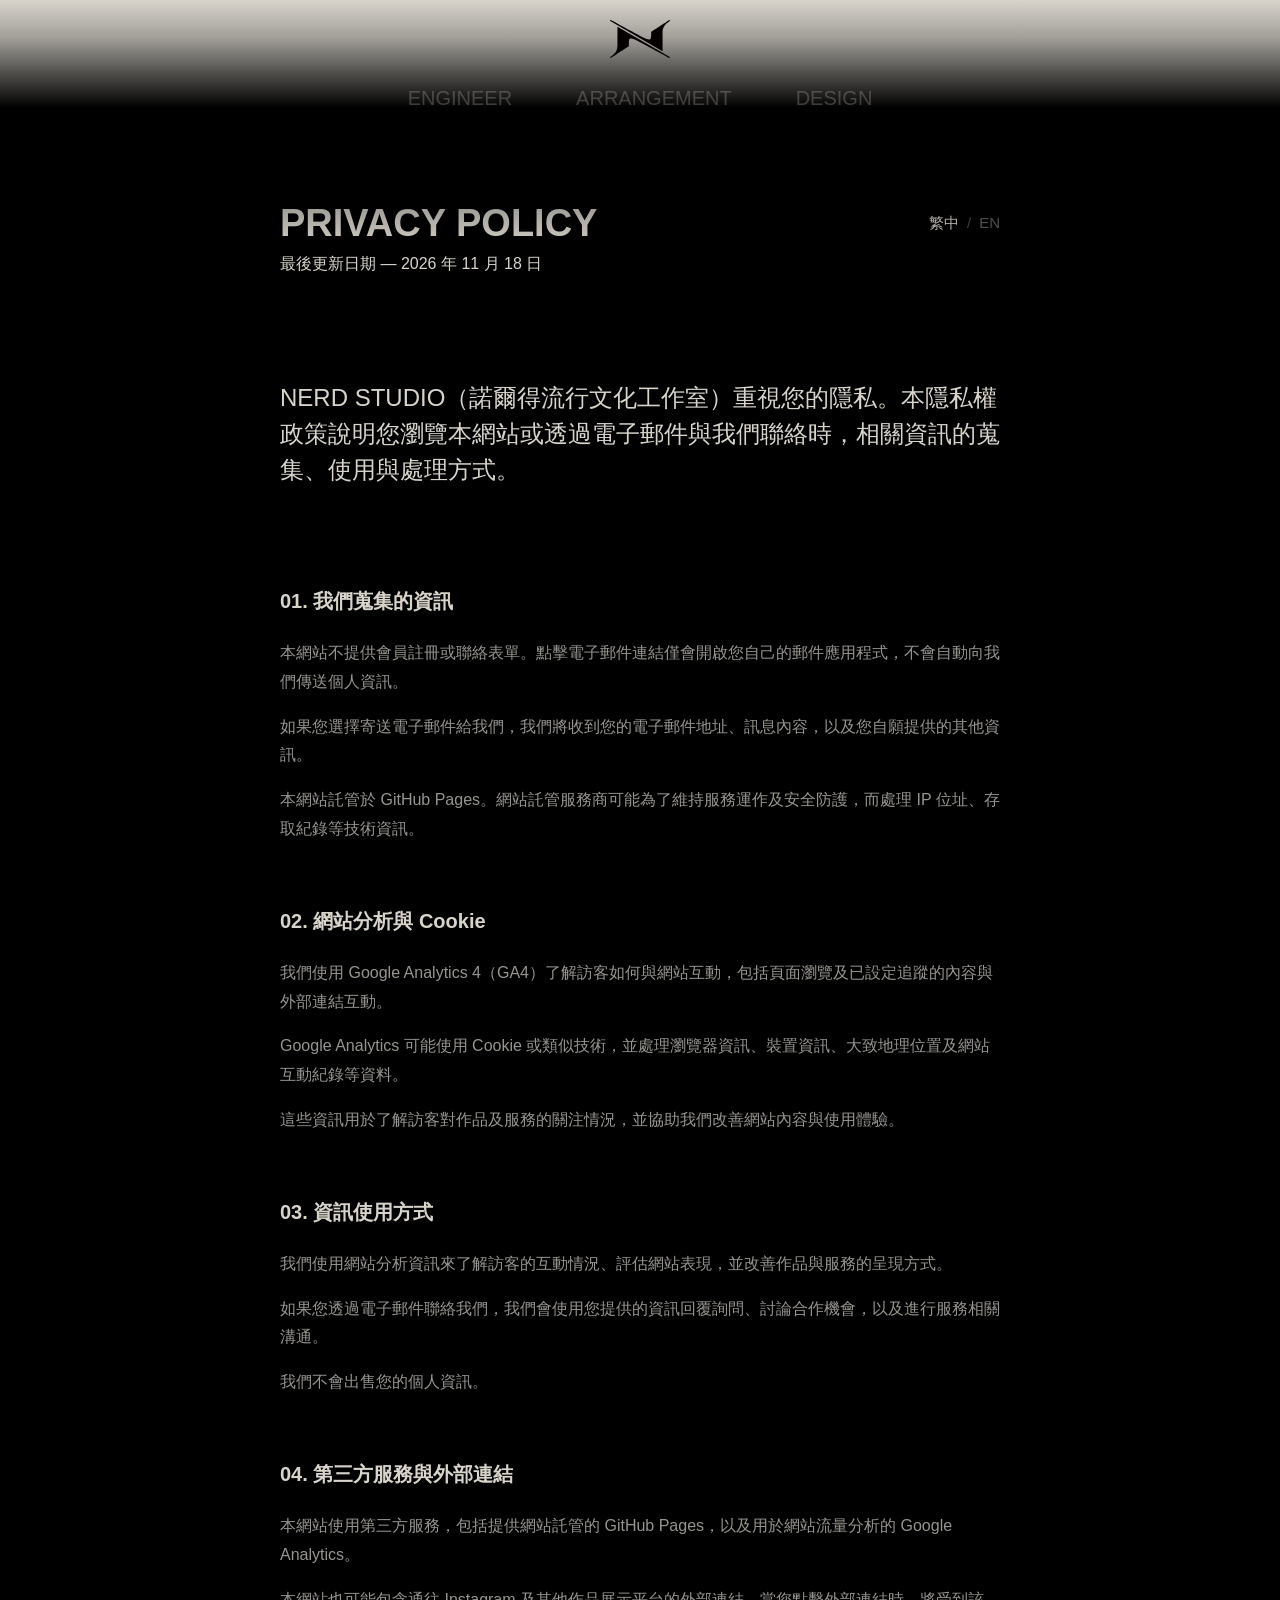
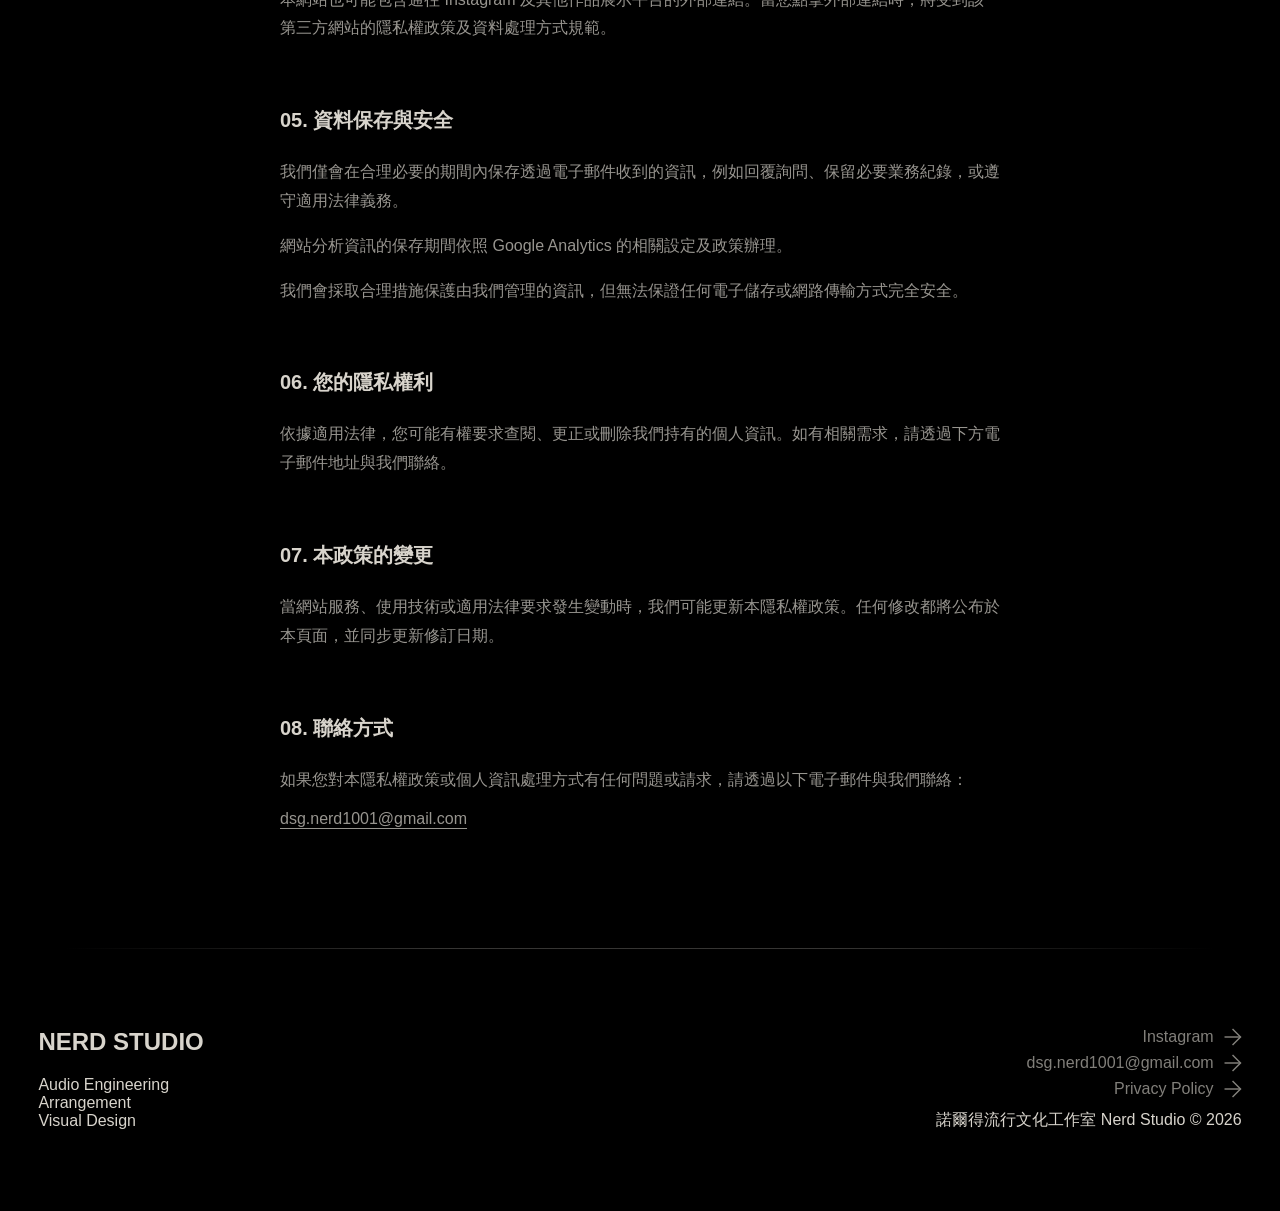
<file: privacy.html>
<!DOCTYPE html>
<html lang="en">
<head>
    <meta charset="UTF-8">
    <meta name="viewport" content="width=device-width, initial-scale=1.0">
    <title>Privacy Policy | NERD STUDIO</title>
    <meta name="description" content="Learn how NERD STUDIO handles website analytics, cookies, and information you choose to share with us.">
    <link rel="canonical" href="https://nerdstudio.tw/privacy.html">
    <meta property="og:type" content="website">
    <meta property="og:site_name" content="NERD STUDIO">
    <meta property="og:title" content="Privacy Policy | NERD STUDIO">
    <meta property="og:description" content="Privacy information for visitors to NERD STUDIO.">
    <meta property="og:url" content="https://nerdstudio.tw/privacy.html">
    <meta property="og:image" content="https://nerdstudio.tw/images/ui/og-cover.jpg">
    <link rel="icon" type="image/png" sizes="16x16" href="images/ui/favicon-16.png">
    <link rel="icon" type="image/png" sizes="32x32" href="images/ui/favicon-32.png?v=2">
    <link rel="icon" type="image/png" sizes="96x96" href="images/ui/favicon-96.png?v=2">
    <link rel="apple-touch-icon" sizes="180x180" href="images/ui/apple-touch-icon.png">
    <link rel="stylesheet" href="css/style.css">
</head>
<body>
    <!-- Top Area -->
        <div class="top-area">

        <header>

            <h1>
                <a href="index.html">
                    <img
                        src="images/ui/NerdstudioLogoBlack.svg"
                        alt="Nerd Studio">
                </a>
            </h1>

            <button
                class="menu-toggle"
                type="button"
                aria-label="Open menu"
                aria-expanded="false">

                <span></span>
                <span></span>

            </button>

        </header>


        <nav class="service-menu">

            <a href="engineering.html">
                ENGINEER
            </a>

            <a href="arrangement.html">
                ARRANGEMENT
            </a>

            <a 
                href="design.html">
                DESIGN
            </a>

        </nav>

    </div>

    
    <main class="privacy-page">
        <div class="privacy-container">
            
<header class="privacy-heading">

                <div class="privacy-heading-top">
                    <h1>PRIVACY POLICY</h1>

                    <div class="privacy-language" aria-label="Language selection">
                        <button type="button" class="lang-btn active"
                                data-lang="zh" aria-pressed="true">
                            繁中
                        </button>

                        <span>/</span>

                        <button type="button" class="lang-btn"
                                data-lang="en" aria-pressed="false">
                            EN
                        </button>
                    </div>
                </div>

                <p class="privacy-date"
                data-zh="最後更新日期 — 2026 年 11 月 18 日"
                data-en="LAST UPDATED — NOVEMBER 18, 2026">
                    最後更新日期 — 2026 年 11 月 18 日
                </p>

            </header>

            <div class="privacy-intro">
                <p
                    data-zh="NERD STUDIO（諾爾得流行文化工作室）重視您的隱私。本隱私權政策說明您瀏覽本網站或透過電子郵件與我們聯絡時，相關資訊的蒐集、使用與處理方式。"
                    data-en="NERD STUDIO (諾爾得流行文化工作室) respects your privacy. This policy explains how information may be handled when you visit our website or choose to contact us."
                >
                    NERD STUDIO（諾爾得流行文化工作室）重視您的隱私。本隱私權政策說明您瀏覽本網站或透過電子郵件與我們聯絡時，相關資訊的蒐集、使用與處理方式。
                </p>
            </div>

            
            <!-- 01. Information We Collect -->

            <section class="privacy-section">
                <h2
                    data-zh="01. 我們蒐集的資訊"
                    data-en="01. INFORMATION WE COLLECT">
                    01. 我們蒐集的資訊
                </h2>

                <p
                    data-zh="本網站不提供會員註冊或聯絡表單。點擊電子郵件連結僅會開啟您自己的郵件應用程式，不會自動向我們傳送個人資訊。"
                    data-en="Our website does not offer user accounts or contact forms. Clicking our email link opens your own email application and does not automatically send personal information to us.">
                    本網站不提供會員註冊或聯絡表單。點擊電子郵件連結僅會開啟您自己的郵件應用程式，不會自動向我們傳送個人資訊。
                </p>

                <p
                    data-zh="如果您選擇寄送電子郵件給我們，我們將收到您的電子郵件地址、訊息內容，以及您自願提供的其他資訊。"
                    data-en="If you choose to send us an email, we receive your email address, message, and any other information you voluntarily provide.">
                    如果您選擇寄送電子郵件給我們，我們將收到您的電子郵件地址、訊息內容，以及您自願提供的其他資訊。
                </p>

                <p
                    data-zh="本網站託管於 GitHub Pages。網站託管服務商可能為了維持服務運作及安全防護，而處理 IP 位址、存取紀錄等技術資訊。"
                    data-en="Our website is hosted on GitHub Pages. Our hosting provider may process technical information, such as IP addresses and access logs, to operate and protect its services.">
                    本網站託管於 GitHub Pages。網站託管服務商可能為了維持服務運作及安全防護，而處理 IP 位址、存取紀錄等技術資訊。
                </p>
            </section>


            <!-- 02. Website Analytics & Cookies -->

            <section class="privacy-section">
                <h2
                    data-zh="02. 網站分析與 Cookie"
                    data-en="02. WEBSITE ANALYTICS & COOKIES">
                    02. 網站分析與 Cookie
                </h2>

                <p
                    data-zh="我們使用 Google Analytics 4（GA4）了解訪客如何與網站互動，包括頁面瀏覽及已設定追蹤的內容與外部連結互動。"
                    data-en="We use Google Analytics 4 (GA4) to understand how visitors interact with our website, including page views and interactions with content and external links where tracking is configured.">
                    我們使用 Google Analytics 4（GA4）了解訪客如何與網站互動，包括頁面瀏覽及已設定追蹤的內容與外部連結互動。
                </p>

                <p
                    data-zh="Google Analytics 可能使用 Cookie 或類似技術，並處理瀏覽器資訊、裝置資訊、大致地理位置及網站互動紀錄等資料。"
                    data-en="Google Analytics may use cookies or similar technologies and process information such as browser details, device information, approximate location, and website interactions.">
                    Google Analytics 可能使用 Cookie 或類似技術，並處理瀏覽器資訊、裝置資訊、大致地理位置及網站互動紀錄等資料。
                </p>

                <p
                    data-zh="這些資訊用於了解訪客對作品及服務的關注情況，並協助我們改善網站內容與使用體驗。"
                    data-en="This information helps us understand interest in our projects and services and improve our website and user experience.">
                    這些資訊用於了解訪客對作品及服務的關注情況，並協助我們改善網站內容與使用體驗。
                </p>
            </section>


            <!-- 03. How We Use Information -->

            <section class="privacy-section">
                <h2
                    data-zh="03. 資訊使用方式"
                    data-en="03. HOW WE USE INFORMATION">
                    03. 資訊使用方式
                </h2>

                <p
                    data-zh="我們使用網站分析資訊來了解訪客的互動情況、評估網站表現，並改善作品與服務的呈現方式。"
                    data-en="We use website analytics to understand visitor engagement, evaluate website performance, and improve how our projects and services are presented.">
                    我們使用網站分析資訊來了解訪客的互動情況、評估網站表現，並改善作品與服務的呈現方式。
                </p>

                <p
                    data-zh="如果您透過電子郵件聯絡我們，我們會使用您提供的資訊回覆詢問、討論合作機會，以及進行服務相關溝通。"
                    data-en="If you contact us by email, we use the information you provide to respond to inquiries, discuss collaborations, and communicate about our services.">
                    如果您透過電子郵件聯絡我們，我們會使用您提供的資訊回覆詢問、討論合作機會，以及進行服務相關溝通。
                </p>

                <p
                    data-zh="我們不會出售您的個人資訊。"
                    data-en="We do not sell your personal information.">
                    我們不會出售您的個人資訊。
                </p>
            </section>


            <!-- 04. Third-Party Services & External Links -->

            <section class="privacy-section">
                <h2
                    data-zh="04. 第三方服務與外部連結"
                    data-en="04. THIRD-PARTY SERVICES & EXTERNAL LINKS">
                    04. 第三方服務與外部連結
                </h2>

                <p
                    data-zh="本網站使用第三方服務，包括提供網站託管的 GitHub Pages，以及用於網站流量分析的 Google Analytics。"
                    data-en="Our website uses third-party services, including GitHub Pages for hosting and Google Analytics for website measurement.">
                    本網站使用第三方服務，包括提供網站託管的 GitHub Pages，以及用於網站流量分析的 Google Analytics。
                </p>

                <p
                    data-zh="本網站也可能包含通往 Instagram 及其他作品展示平台的外部連結。當您點擊外部連結時，將受到該第三方網站的隱私權政策及資料處理方式規範。"
                    data-en="Our website may contain links to Instagram and other platforms featuring our work. When you follow an external link, the privacy policies and data practices of that third-party website apply.">
                    本網站也可能包含通往 Instagram 及其他作品展示平台的外部連結。當您點擊外部連結時，將受到該第三方網站的隱私權政策及資料處理方式規範。
                </p>
            </section>


            <!-- 05. Data Retention & Security -->

            <section class="privacy-section">
                <h2
                    data-zh="05. 資料保存與安全"
                    data-en="05. DATA RETENTION & SECURITY">
                    05. 資料保存與安全
                </h2>

                <p
                    data-zh="我們僅會在合理必要的期間內保存透過電子郵件收到的資訊，例如回覆詢問、保留必要業務紀錄，或遵守適用法律義務。"
                    data-en="We retain information received through email only for as long as reasonably necessary to respond to inquiries, maintain relevant business records, or comply with applicable legal obligations.">
                    我們僅會在合理必要的期間內保存透過電子郵件收到的資訊，例如回覆詢問、保留必要業務紀錄，或遵守適用法律義務。
                </p>

                <p
                    data-zh="網站分析資訊的保存期間依照 Google Analytics 的相關設定及政策辦理。"
                    data-en="Analytics information is retained according to the settings and retention policies of Google Analytics.">
                    網站分析資訊的保存期間依照 Google Analytics 的相關設定及政策辦理。
                </p>

                <p
                    data-zh="我們會採取合理措施保護由我們管理的資訊，但無法保證任何電子儲存或網路傳輸方式完全安全。"
                    data-en="We take reasonable measures to protect information under our control. However, no method of electronic storage or internet transmission can be guaranteed to be completely secure.">
                    我們會採取合理措施保護由我們管理的資訊，但無法保證任何電子儲存或網路傳輸方式完全安全。
                </p>
            </section>


            <!-- 06. Your Privacy Rights -->

            <section class="privacy-section">
                <h2
                    data-zh="06. 您的隱私權利"
                    data-en="06. YOUR PRIVACY RIGHTS">
                    06. 您的隱私權利
                </h2>

                <p
                    data-zh="依據適用法律，您可能有權要求查閱、更正或刪除我們持有的個人資訊。如有相關需求，請透過下方電子郵件地址與我們聯絡。"
                    data-en="Depending on applicable law, you may request access to, correction of, or deletion of personal information we hold about you. Contact us using the email address below.">
                    依據適用法律，您可能有權要求查閱、更正或刪除我們持有的個人資訊。如有相關需求，請透過下方電子郵件地址與我們聯絡。
                </p>
            </section>


            <!-- 07. Changes to This Policy -->

            <section class="privacy-section">
                <h2
                    data-zh="07. 本政策的變更"
                    data-en="07. CHANGES TO THIS POLICY">
                    07. 本政策的變更
                </h2>

                <p
                    data-zh="當網站服務、使用技術或適用法律要求發生變動時，我們可能更新本隱私權政策。任何修改都將公布於本頁面，並同步更新修訂日期。"
                    data-en="We may update this Privacy Policy when our website, services, technologies, or applicable requirements change. Any revisions will be published on this page with an updated date.">
                    當網站服務、使用技術或適用法律要求發生變動時，我們可能更新本隱私權政策。任何修改都將公布於本頁面，並同步更新修訂日期。
                </p>
            </section>


            <!-- 08. Contact -->

            <section class="privacy-section">
                <h2
                    data-zh="08. 聯絡方式"
                    data-en="08. CONTACT">
                    08. 聯絡方式
                </h2>

                <p
                    data-zh="如果您對本隱私權政策或個人資訊處理方式有任何問題或請求，請透過以下電子郵件與我們聯絡："
                    data-en="If you have questions or requests regarding this Privacy Policy or the handling of personal information, please contact us at:">
                    如果您對本隱私權政策或個人資訊處理方式有任何問題或請求，請透過以下電子郵件與我們聯絡：
                </p>

                <a href="mailto:dsg.nerd1001@gmail.com">
                    dsg.nerd1001@gmail.com
                </a>
            </section>

        </div>
    </main>
    <!-- Footer -->
    <footer class="footer">

    <div class="footer-brand">

        <h2>NERD STUDIO</h2>

        <p class="footer-services">
            Audio Engineering<br>
            Arrangement<br>
            Visual Design
        </p>

    </div>

    <div class="footer-info">

        <div class="footer-contact">

            <a 
                href="https://www.instagram.com/nerd_studio_/"
                target="_blank"
                rel="noopener noreferrer">

                <span>Instagram</span>

                <img
                    src="images/ui/arrow.svg"
                    alt=""
                    class="arrow-icon">
            </a>

            <a href="mailto:dsg.nerd1001@gmail.com">
                <span>dsg.nerd1001@gmail.com</span>

                <img
                    src="images/ui/arrow.svg"
                    alt=""
                    class="arrow-icon">
            </a>

            <div class="footer-privacy">
                <a href="/privacy.html">
                    <span>Privacy Policy</span>

                    <img
                        src="images/ui/arrow.svg"
                        alt=""
                        class="arrow-icon">
                </a>
            </div>

        </div>

        <p class="copyright">
            諾爾得流行文化工作室 Nerd Studio © 2026
        </p>

    </div>

</footer>

<script src="js/mobile-menu.js"></script>


<script>
document.addEventListener("DOMContentLoaded", () => {
    const buttons = document.querySelectorAll(".lang-btn");
    const translations = document.querySelectorAll("[data-zh][data-en]");

    function setLanguage(lang) {
        translations.forEach(element => {
            element.textContent = element.dataset[lang];
        });

        buttons.forEach(button => {
            const active = button.dataset.lang === lang;
            button.classList.toggle("active", active);
            button.setAttribute("aria-pressed", String(active));
        });

        document.documentElement.lang = lang === "zh" ? "zh-Hant" : "en";
    }

    buttons.forEach(button => {
        button.addEventListener("click", () => {
            setLanguage(button.dataset.lang);
        });
    });

    setLanguage("zh");
});
</script>

</body>

</html>
</file>
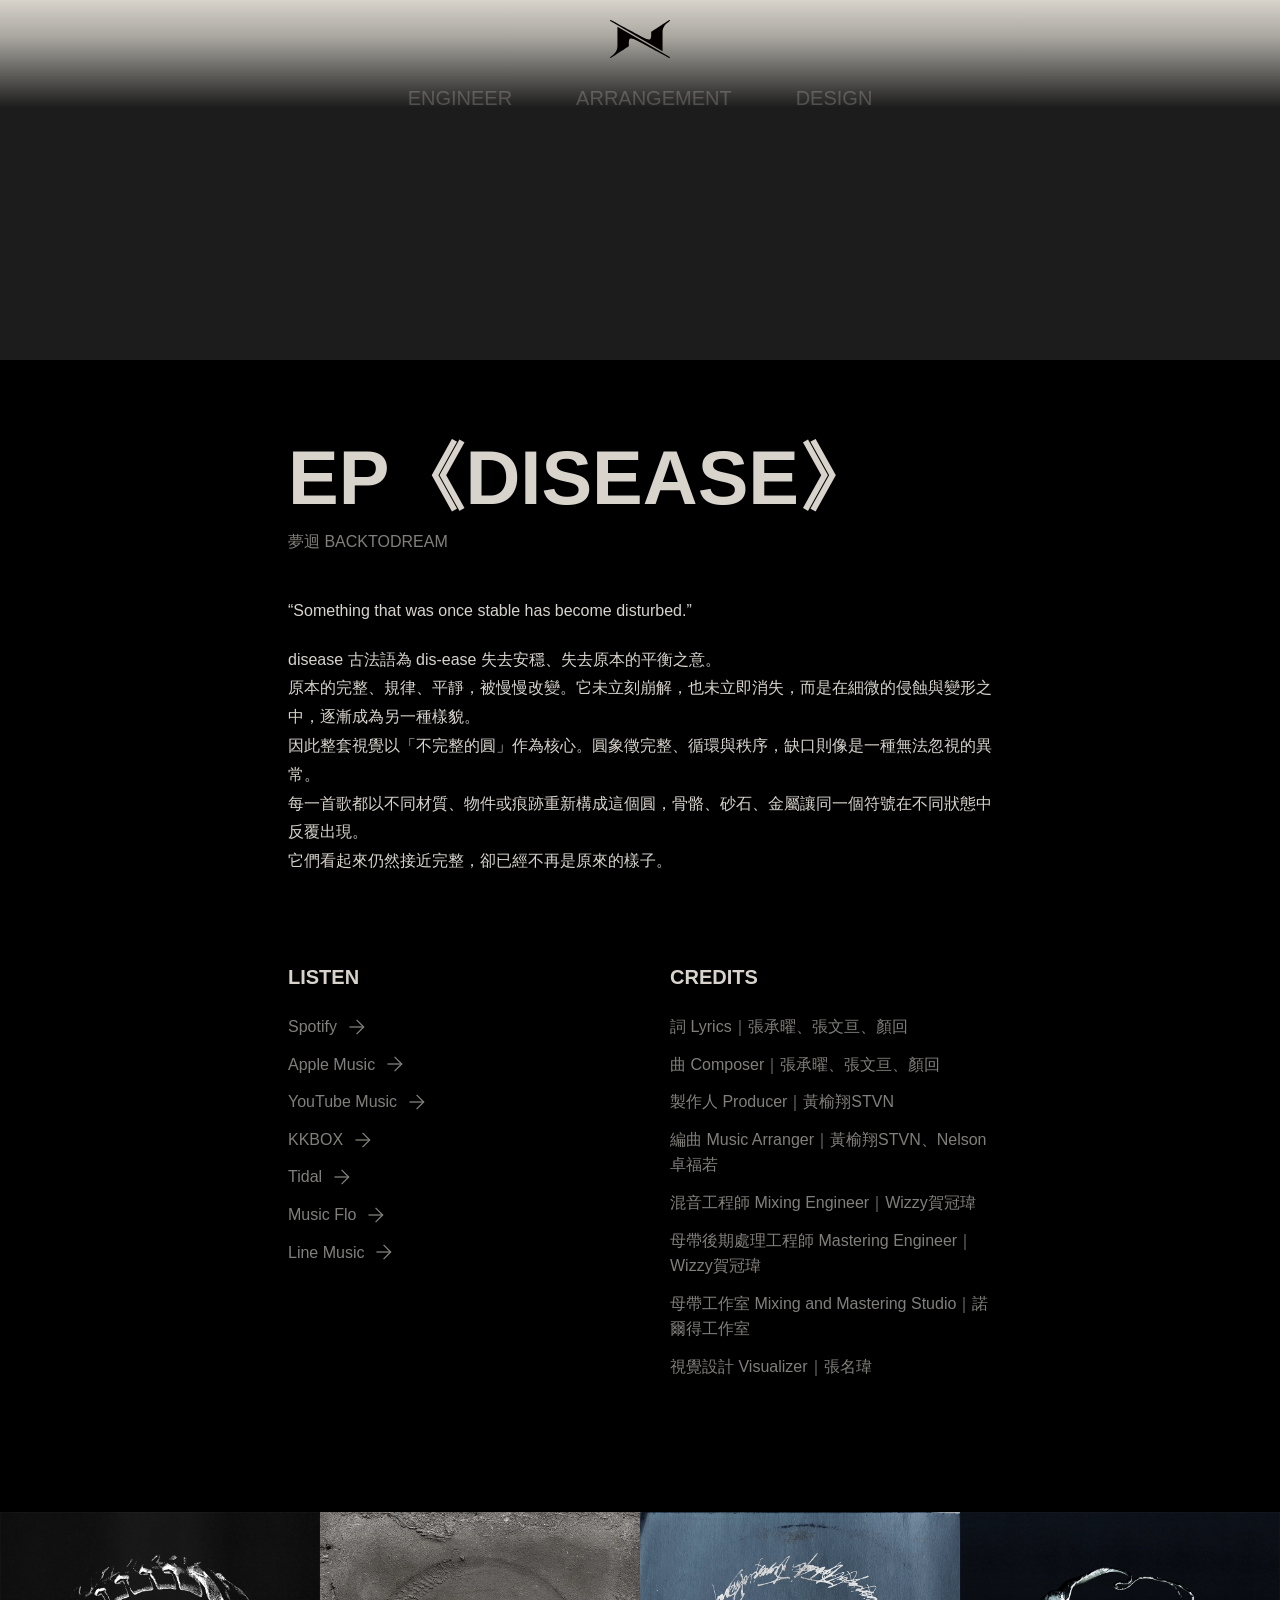
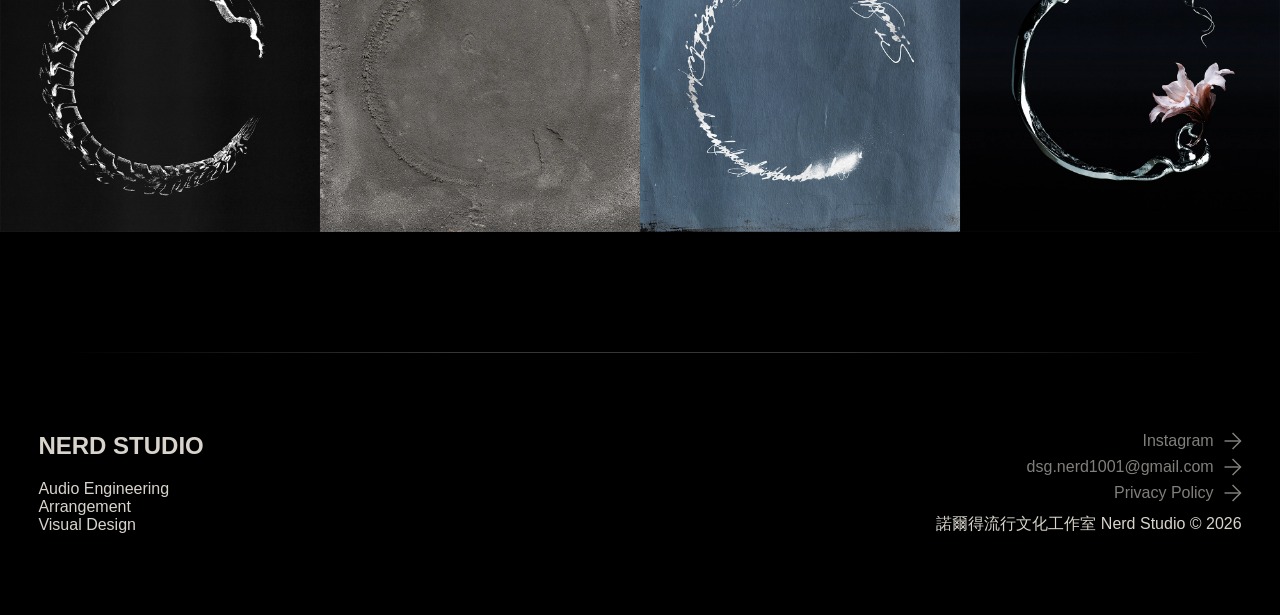
<file: projects/disease.html>
<!DOCTYPE html>
<html lang="zh-Hant">
<head>
    <meta charset="UTF-8">
    <meta name="viewport" content="width=device-width, initial-scale=1.0"> 
    <!-- SEO -->

        <title>Disease – Music Production & Visual Identity | NERD STUDIO</title>

        <meta name="description" content="Disease 是 NERD STUDIO 為夢迴 BACKTODREAM 打造的 EP 專案，涵蓋音樂編曲、錄音、混音、母帶製作與視覺識別設計，以破損的圓形與材質變化呈現失衡、侵蝕與逐漸瓦解的狀態。">

        <link rel="canonical" href="https://nerdstudio.tw/projects/disease.html">

    <!-- Open Graph -->
        <meta property="og:locale" content="zh_TW">
        <meta property="og:site_name" content="NERD STUDIO">
        <meta property="og:title" content="Disease – Music Production & Visual Identity | NERD STUDIO">
        <meta property="og:description" content="Disease 是 NERD STUDIO 為夢迴 BACKTODREAM 打造的 EP 專案，涵蓋音樂編曲、錄音、混音、母帶製作與視覺識別設計，以破損的圓形與材質變化呈現失衡、侵蝕與逐漸瓦解的狀態。">
        <meta property="og:type" content="article">
        <meta property="og:image" content="https://nerdstudio.tw/images/ui/og-cover.jpg">
        <meta property="og:image:width" content="1200">
        <meta property="og:image:height" content="630">
        <meta property="og:image:alt" content="NERD STUDIO logo">
        <meta property="og:url" content="https://nerdstudio.tw/projects/disease.html">

    <!-- Favicon -->
        <link rel="icon" type="image/png" sizes="16x16" href="../images/ui/favicon-16.png">
        <link rel="icon" type="image/png" sizes="32x32" href="/images/ui/favicon-32.png?v=2">
        <link rel="apple-touch-icon" sizes="180x180" href="../images/ui/apple-touch-icon.png">
        <link rel="icon" type="image/png" sizes="96x96" href="../images/ui/favicon-96.png">

    <!-- Stylesheet -->
        <link rel="stylesheet" href="../css/style.css">

    <!-- Google tag (gtag.js) -->
    <script async src="https://www.googletagmanager.com/gtag/js?id=G-LQ1L01EBS0"></script>
    <script>
    window.dataLayer = window.dataLayer || [];
    function gtag(){dataLayer.push(arguments);}
    gtag('js', new Date());
    gtag('config', 'G-LQ1L01EBS0');
    </script>

</head>

<body>

    <!-- Top Area -->
        <div class="top-area">

        <header>

            <h1>
                <a href="../index.html">
                    <img
                        src="../images/ui/NerdstudioLogoBlack.svg"
                        alt="Nerd Studio">
                </a>
            </h1>

            <button
                class="menu-toggle"
                type="button"
                aria-label="Open menu"
                aria-expanded="false">

                <span></span>
                <span></span>

            </button>

        </header>


        <nav class="service-menu">

            <a href="../engineering.html">
                ENGINEER
            </a>

            <a href="../arrangement.html">
                ARRANGEMENT
            </a>

            <a href="../design.html">
                DESIGN
            </a>

        </nav>

    </div>

    
    
<main class="project-detail-page">

    <!-- 01. 專案主視覺 -->
    <section class="project-detail-hero">
        <div class="project-detail-hero-media">
            <video autoplay muted loop playsinline preload="metadata">
                <source src="../images/projects/disease/DR 169.mp4" type="video/mp4">
            </video>
        </div>
    </section>

    <!-- 02. 專案介紹 -->
    <section class="project-detail-intro">
        <div class="project-detail-content">
            <h1>EP《DISEASE》</h1>
            <p class="project-detail-artist">夢迴 BACKTODREAM</p>

            <p>
                “Something that was once stable has become disturbed.”
                
            </p>
            <p>
                disease 古法語為 dis-ease 失去安穩、失去原本的平衡之意。<br>
                原本的完整、規律、平靜，被慢慢改變。它未立刻崩解，也未立即消失，而是在細微的侵蝕與變形之中，逐漸成為另一種樣貌。<br>
                因此整套視覺以「不完整的圓」作為核心。圓象徵完整、循環與秩序，缺口則像是一種無法忽視的異常。<br>
                每一首歌都以不同材質、物件或痕跡重新構成這個圓，骨骼、砂石、金屬讓同一個符號在不同狀態中反覆出現。<br>
                它們看起來仍然接近完整，卻已經不再是原來的樣子。

            </p>


            <div class="project-detail-extras">


                <div class="project-detail-links">
                    
                    <h2>LISTEN</h2>

                    <a href="https://open.spotify.com/album/61FqRzlst8wjUmjmwGBoHK"target="_blank">
                        <span>Spotify</span>
                        <img src="../images/ui/arrow.svg" class="project-link-arrow" alt="">
                    </a>

                    <a href="https://music.apple.com/us/album/disease-ep/6828770046"target="_blank">
                        <span>Apple Music</span>
                        <img src="../images/ui/arrow.svg" class="project-link-arrow" alt="">
                    </a>

                    <a href="https://music.youtube.com/playlist?list=OLAK5uy_nMteDoKntUbbJvmqeb4piPJZbIM8XcL84"target="_blank">
                        <span>YouTube Music</span>
                        <img src="../images/ui/arrow.svg" class="project-link-arrow" alt="">
                    </a>

                    <a href="https://www.kkbox.com/jp/ja/album/Wk-o8LFzIvVnnw3JRj"target="_blank">
                        <span>KKBOX</span>
                        <img src="../images/ui/arrow.svg" class="project-link-arrow" alt="">
                    </a>

                    <a href="https://tidal.com/album/574197675"target="_blank">
                        <span>Tidal</span>
                        <img src="../images/ui/arrow.svg" class="project-link-arrow" alt="">
                    </a>

                    <a href="https://www.music-flo.com/detail/album/466210229/albumtrack"target="_blank">
                        <span>Music Flo</span>
                        <img src="../images/ui/arrow.svg" class="project-link-arrow" alt="">
                    </a>

                    <a href="https://music.line.me/webapp/album/mb0000000005ef1171"target="_blank">
                        <span>Line Music</span>
                        <img src="../images/ui/arrow.svg" class="project-link-arrow" alt="">
                    </a>
                </div>

                <div class="project-detail-credits">
                    <h2>CREDITS</h2>

                    <p>詞 Lyrics｜張承曜、張文亘、顏回</p>
                    <p>曲 Composer｜張承曜、張文亘、顏回</p>
                    <p>製作人 Producer｜黃榆翔STVN</p>
                    <p>編曲 Music Arranger｜黃榆翔STVN、Nelson卓福若</p>
                    <p>混音工程師 Mixing Engineer｜Wizzy賀冠瑋</p>
                    <p>母帶後期處理工程師 Mastering Engineer｜Wizzy賀冠瑋</p>
                    <p>母帶工作室 Mixing and Mastering Studio｜諾爾得工作室</p>
                    <p>視覺設計 Visualizer｜張名瑋</p>
                </div>

            </div>

        </div>
    </section>

    <!-- 03. 作品展示 -->
    
    <section class="project-detail-gallery gallery-square">
        <div class="project-detail-gallery-item">
            <img src="../images/projects/disease/VL.webp" alt="Disease Artwork 01" loading="lazy">
        </div>

        <div class="project-detail-gallery-item">
            <img src="../images/projects/disease/NP.webp" alt="Disease Artwork 02" loading="lazy">
        </div>

        <div class="project-detail-gallery-item">
            <img src="../images/projects/disease/S.webp" alt="Disease Artwork 03" loading="lazy">
        </div>

        <div class="project-detail-gallery-item">
            <img src="../images/projects/disease/D.webp" alt="Disease Artwork 04" loading="lazy">
        </div>
    </section>


</main>





    <!-- Footer -->
    <footer class="footer">

    <div class="footer-brand">

        <h2>NERD STUDIO</h2>

        <p class="footer-services">
            Audio Engineering<br>
            Arrangement<br>
            Visual Design
        </p>

    </div>

    <div class="footer-info">

        <div class="footer-contact">

            <a 
                href="https://www.instagram.com/nerd_studio_/"
                target="_blank"
                rel="noopener noreferrer">

                <span>Instagram</span>

                <img
                    src="../images/ui/arrow.svg"
                    alt=""
                    class="arrow-icon">
            </a>

            <a href="mailto:dsg.nerd1001@gmail.com">
                <span>dsg.nerd1001@gmail.com</span>

                <img
                    src="../images/ui/arrow.svg"
                    alt=""
                    class="arrow-icon">
            </a>

            <div class="footer-privacy">
                <a href="../privacy.html">
                    <span>Privacy Policy</span>

                    <img
                        src="../images/ui/arrow.svg"
                        alt=""
                        class="arrow-icon">
                </a>
            </div>

        </div>

        <p class="copyright">
            諾爾得流行文化工作室 Nerd Studio © 2026
        </p>

    </div>

</footer>

<script src="../js/mobile-menu.js"></script>
</body>

</html>
</file>
<file: css/style.css>
/* =========================================================
   NERD STUDIO — GLOBAL STYLE
========================================================= */


/* =========================
   0. Design System
========================= */

:root {

    /* Typography */

    --font-main: Arial, sans-serif;

    --weight-regular: 400;
    --weight-medium: 500;
    --weight-bold: 700;

    --text-xxs: 12px;
    --text-xs: 16px;
    --text-sm: 20px;
    --text-md: 24px;
    --text-lg: 30px;
    --text-xl: 38px;


    /* Colors */

    --color-bg: #000000;
    --color-text: #d8d4cc;
    --color-white: #ffffff;


    /* Layout */

    --top-area-height: clamp(100px, 12vh, 140px);

    --page-top-space: 100px;
    --title-bottom-space: 56px;


    /* Spacing */

    --page-padding: clamp(16px, 1vw, 48px);
    --about-padding: clamp(20px, 3vw, 100px);
    --section-gap: clamp(20px, 3vw, 48px);
}



/* =========================
   1. Global
========================= */

* {
    margin: 0;
    padding: 0;

    box-sizing: border-box;
}

html {
    width: 100%;
}

body {
    width: 100%;
    min-height: 100vh;

    overflow-x: hidden;

    background-color: var(--color-bg);
    color: var(--color-text);

    font-family: var(--font-main);
    font-weight: var(--weight-regular);
}


/* Fullscreen menu opened */

body.menu-open {
    overflow: hidden;
}



/* =========================================================
   TOP AREA
========================================================= */


/* =========================
   2. Top Area
========================= */

.top-area {
    position: fixed;
    top: 0;
    left: 0;

    z-index: 2000;

    display: flex;
    flex-direction: column;

    width: 100%;
    height: var(--top-area-height);

    padding-inline: var(--page-padding);
}


/* Gradient */

.top-area::before {
    content: "";

    position: absolute;
    inset: 0;

    z-index: 1;

    pointer-events: none;

    background: linear-gradient(
        to bottom,
        #d8d4cc 0%,
        rgba(216, 212, 204, .75) 35%,
        rgba(216, 212, 204, 0) 100%
    );
}





/* =========================
   3. Header / Logo
========================= */

header {
    position: relative;
    z-index: 3;

    flex: 1;

    display: flex;
    justify-content: center;
    align-items: center;

    transform: translateY(-5px);
}

header h1 {
    line-height: 0;
}

header a {
    display: block;
}

header img {
    display: block;

    width: 60px;
    height: auto;
}



/* =========================
   Hamburger
========================= */

.menu-toggle {
    display: none;

    padding: 0;

    background: none;
    border: 0;

    color: #000;

    cursor: pointer;
}



/* =========================
   4. Desktop Service Menu
========================= */

.service-menu {
    position: relative;
    z-index: 3;

    display: flex;
    justify-content: center;
    align-items: center;

    width: 100%;

    gap: 5vw;

    font-size: var(--text-sm);
    font-weight: var(--weight-regular);
    line-height: 1;
}

.service-menu a {
    position: relative;

    display: inline-block;

    color: inherit;

    font: inherit;
    text-decoration: none;

    cursor: pointer;

    opacity: .25;

    transition:
        opacity .25s ease;
}

.service-menu a.active {
    opacity: 1;
}

.service-menu a:hover {
    opacity: 1;
}


/* Fade non-hovered links */

.service-menu:hover a {
    opacity: .2;
}

.service-menu a:hover {
    opacity: 1;
}


/* Desktop underline */

.service-menu a::after {
    content: "";

    position: absolute;

    left: 50%;
    bottom: -8px;

    width: 210px;
    height: 1px;

    transform:
        translateX(-50%)
        scaleX(0);

    transform-origin: center;

    background: linear-gradient(
        90deg,
        transparent,
        rgba(216, 212, 204, .5),
        rgba(216, 212, 204, .5),
        transparent
    );

    transition:
        transform .35s cubic-bezier(.22, 1, .36, 1);
}

.service-menu a:hover::after {
    transform:
        translateX(-50%)
        scaleX(1);
}



/* =========================================================
   HOME PAGE
========================================================= */


/* =========================
   5. Logo Animation
========================= */

.logo-animation {
    display: flex;
    justify-content: center;
    align-items: center;

    width: 100%;
    height: 90vh;

    overflow: hidden;
}

.logo-animation video {
    display: block;

    width: auto;
    max-width: 100%;

    height: min(80vh, 760px);
}



/* =========================
   6. About
========================= */

.about {
    display: flex;

    width: 100%;

    gap: 32px;

    padding-inline: var(--about-padding);
}



/* =========================
   Member
========================= */

.member {
    flex: 1;
    min-width: 0;

    display: flex;
    flex-direction: column;

    gap: 40px;

    padding: 20px;

    color: inherit;
    text-decoration: none;

    border-radius: 8px;

    transition:
        background-color .3s ease,
        transform .3s ease,
        color .3s ease;
}

.member:hover {
    background: linear-gradient(
        to top,
        rgba(216, 212, 204, .08) 0%,
        rgba(216, 212, 204, .05) 30%,
        rgba(216, 212, 204, .02) 60%,
        rgba(216, 212, 204, 0) 100%
    );
}



/* Member Heading */

.member-top {
    display: flex;
    flex-direction: column;
}

.member-name {
    display: flex;
    justify-content: space-between;
    align-items: center;
}



/* Member Typography */

.member h3 {
    font-size: var(--text-sm);
    font-weight: var(--weight-medium);
}

.member h4 {
    font-size: var(--text-xl);
    font-weight: var(--weight-bold);
}

.member p {
    font-size: var(--text-xs);
    font-weight: var(--weight-regular);
}



/* Member Arrow */

.member-arrow {
    height: 30px;

    opacity: 0;

    transform: translateX(-6px);

    transition:
        opacity .25s ease,
        transform .3s cubic-bezier(.22, 1, .36, 1);
}

.member:hover .member-arrow {
    opacity: 1;

    transform: translateX(6px);
}


/* =========================================================
   FOOTER
========================================================= */


/* =========================
   7. Footer
========================= */

.footer {
    position: relative;

    display: flex;
    justify-content: space-between;
    align-items: flex-start;

    padding-inline: var(--about-padding);
    padding-block: 80px;

    margin-top: 120px;
}



/* Divider */

.footer::before {
    content: "";

    position: absolute;

    top: 0;
    left: 50%;

    transform: translateX(-50%);

    width: 90%;
    height: 1px;

    background: linear-gradient(
        to right,
        transparent,
        rgba(216, 212, 204, .25),
        rgba(216, 212, 204, .25),
        transparent
    );
}



/* Footer Left */

.footer-brand {
    display: flex;
    flex-direction: column;

    gap: 20px;
}

.footer-brand h2 {
    font-size: var(--text-md);
}

.footer-services {
    font-size: var(--text-xs);
}



/* Footer Right */

.footer-info {
    display: flex;
    flex-direction: column;
    align-items: flex-end;
}

.footer-contact {
    display: flex;
    flex-direction: column;
    align-items: flex-end;

    gap: 8px;
}

.footer-info a,
.footer-contact a,
.footer-privacy a {
    color: inherit;
    text-decoration: none;
}

.footer-contact a,
.footer-privacy a {
    display: flex;
    align-items: center;
    justify-content: flex-end;

    gap: 10px;

    font-size: var(--text-xs);

    opacity: .6;

    transition:
        opacity .25s ease;
}

.footer-contact a:hover,
.footer-privacy a:hover {
    opacity: 1;
}



/* Footer Arrow */

.arrow-icon {
    display: block;

    width: 18px;
    height: 18px;

    flex-shrink: 0;

    transition:
        transform .28s cubic-bezier(.22, 1, .36, 1);
}

.footer-contact a:hover .arrow-icon,
.footer-privacy a:hover .arrow-icon {
    transform: translateX(4px);
}



/* Copyright */

.copyright {
    margin-top: 12px;

    font-size: var(--text-xs);
}

.footer-privacy {
    margin-top: 0px;
}



/* =========================================================
   ENGINEERING PAGE
========================================================= */


/* =========================
   8. Engineering Page
========================= */

.engineering-page,
.arrangement-page,
.design-page {
    min-height: 100vh;

    padding-top:
        calc(
            var(--top-area-height)
            + var(--page-top-space)
        );

    background-color: var(--color-bg);
}



/* =========================
   Engineering Hero
========================= */

.page-header {
    margin-bottom: var(--title-bottom-space);
}

.page-title {
    margin-bottom: 20px;

    text-align: center;

    font-size:
        clamp(3rem, 7vw, 5.5rem);

    font-weight: var(--weight-bold);

    line-height: .95;

    letter-spacing: -.04em;
}

.page-subtitle {
    text-align: center;

    font-size:
        clamp(.8rem, 2vw, 1.5rem);

    letter-spacing: .1em;
    text-transform: none;

    opacity: .55;
}

.engineering-hero {
    margin-bottom: 80px;

    text-align: center;

    opacity: 1;

    will-change:
        opacity,
        transform;
}



/* =========================================================
   PROJECT WALL
========================================================= */


/* =========================
   9. Masonry Project Wall
========================= */

.project-wall {
    --project-gap: 15px;
    --project-columns: 5;

    position: relative;

    width: 100%;

    padding:
        calc(var(--top-area-height) + 40px)
        var(--about-padding)
        120px;
}



/* =========================
   10. Project Card
========================= */

.project-card {
    position: absolute;
    top: 0;
    left: 0;

    width: calc(
        (
            100%
            - (var(--about-padding) * 2)
            - (
                var(--project-gap)
                * (var(--project-columns) - 1)
            )
        )
        / var(--project-columns)
    );

    overflow: hidden;

    color: var(--color-text);

    background-color:
        rgba(216, 212, 204, .08);

    border-radius: 8px;


    /* Scroll reveal initial state */

    opacity: 0;

    translate: 0 40px;


    transition:
        opacity .7s cubic-bezier(.22, 1, .36, 1),
        translate .7s cubic-bezier(.22, 1, .36, 1),
        background-color .35s ease;
}

.project-card {
    color: inherit;
    text-decoration: none;
}



/* Project reveal */

.project-card.is-visible,
.arrangement-works > a.is-visible,
.design-card.is-visible {
    opacity: 1;
    translate: 0 0;
}



/* Hover */

.project-card:hover,
.project-card:focus-within {
    background-color:
        rgba(216, 212, 204, .12);
}



/* =========================
   11. Project Media
========================= */

.project-media {
    aspect-ratio: 1 / 1;

    margin: 10px;

    overflow: hidden;

    background-color: #000;

    border-radius: 6px;
}

.project-media img,
.project-media video {
    display: block;

    width: 100%;
    height: 100%;

    object-fit: cover;
    object-position: center;

    transition:
        transform .45s cubic-bezier(.22, 1, .36, 1);
}

.project-card:hover .project-media img,
.project-card:hover .project-media video,
.project-card:focus-within .project-media img,
.project-card:focus-within .project-media video {
    transform: scale(1.015);
}



/* =========================
   12. Project Content
========================= */

.project-content {
    display: flex;
    flex-direction: column;

    gap: 8px;

    padding:
        0
        16px
        16px;
}

.project-artist,
.project-title,
.project-concept {
    margin: 0;
}

.project-artist {
    font-size: var(--text-xs);

    line-height: 1.2;

    opacity: .65;
}

.project-title {
    font-size: var(--text-sm);

    line-height: 1.1;
}



/* =========================
   13. Project Expandable
========================= */

.project-extra {
    display: flex;
    flex-direction: column;

    gap: 18px;

    max-height: 0;

    margin-top: 0;

    overflow: hidden;

    opacity: 0;

    transform: translateY(-8px);

    transition:
        max-height .5s cubic-bezier(.22, 1, .36, 1),
        margin-top .4s ease,
        opacity .3s ease,
        transform .4s cubic-bezier(.22, 1, .36, 1);
}



/* Desktop hover expand */

.project-card:hover .project-extra,
.project-card:focus-within .project-extra,
.project-card.is-open .project-extra {
    max-height: 800px;

    margin-top: 16px;

    opacity: 1;

    transform: translateY(0);
}



/* Concept */

.project-concept {
    font-size: var(--text-xxs);

    line-height: 1.45;

    opacity: .75;
}



/* =========================
   14. Project Links
========================= */

.project-links {
    display: flex;
    flex-direction: column;
    align-items: flex-start;

    gap: 10px;

    margin-top: 3px;
}

.project-links a {
    display: inline-flex;
    align-items: center;

    width: fit-content;

    gap: 8px;

    color: var(--color-text);

    font-size: var(--text-xs);

    line-height: 1.2;

    text-decoration: none;

    opacity: .6;

    transition:
        opacity .3s ease;
}

.project-links a span {
    white-space: nowrap;
}



/* Project Link Arrow */

.project-links .project-link-arrow {
    display: block;

    width: 14px;
    height: 14px;

    flex-shrink: 0;

    opacity: .35;

    transform: translateX(0);

    transition:
        opacity .3s ease,
        transform .3s cubic-bezier(.22, 1, .36, 1);
}

.project-links a:hover,
.project-links a:focus-visible {
    opacity: 1;
}

.project-links a:hover .project-link-arrow,
.project-links a:focus-visible .project-link-arrow {
    opacity: 1;

    transform: translateX(4px);
}



/* =========================
   15. Project Tags
========================= */

.project-tags {
    display: flex;
    flex-wrap: wrap;

    gap: 6px;

    margin-top: 10px;
}

.project-tags span {
    padding:
        4px
        9px;

    font-size: 11px;

    line-height: 1;

    border:
        1px solid
        rgba(216, 212, 204, .65);

    border-radius: 999px;
}



/* =========================================================
   RESPONSIVE PROJECT WALL
========================================================= */


/* =========================
   16. Project Columns
========================= */

@media (max-width: 1400px) {

    .project-wall {
        --project-columns: 4;
    }

}


@media (max-width: 1100px) {

    .project-wall {
        --project-columns: 3;
    }

}


@media (max-width: 800px) {

    .project-wall {
        --project-columns: 2;
    }

}


@media (max-width: 520px) {

    .project-wall {
        --project-columns: 1;
    }

}



/* =========================
   Touch Project Cards
========================= */

@media (hover: none) {

    .project-card {
        cursor: pointer;
    }

}



/* =========================================================
   COMPACT / FULLSCREEN NAVIGATION
========================================================= */


/* =========================
   17. Compact Navigation
========================= */

@media (max-width: 1000px) {

    /* Top Area */

    .top-area {
        padding-inline: var(--about-padding);
    }


    /* Header */

    header {
        width: 100%;

        justify-content: space-between;
        align-items: center;

        transform: none;
    }

    header img {
        width: 50px;
    }


    /* Hamburger */

    .menu-toggle {
        display: flex;
        flex-direction: column;
        justify-content: center;

        align-items: center;

        width: 32px;
        height: 32px;

        gap: 10px;

        z-index: 5;
    }

    .menu-toggle span {
        display: block;

        width: 30px;
        height: 2px;

        background-color: currentColor;

        flex-shrink: 0;

        transform-origin: center;

        transition:
            transform .35s cubic-bezier(.22, 1, .36, 1),
            opacity .25s ease,
            background-color .35s ease;
    }


    /* Fullscreen Menu */

    .service-menu {
        position: fixed;
        inset: 0;

        z-index: 1;

        width: 100%;
        height: 100dvh;

        display: flex;
        flex-direction: column;

        justify-content: flex-end;
        align-items: flex-start;

        gap: 10px;

        padding:
            0
            var(--about-padding)
            60px;

        background-color: var(--color-bg);

        opacity: 0;
        visibility: hidden;
        pointer-events: none;

        transition:
            opacity .35s ease,
            visibility .35s ease;
    }


    /* Open state */

    .service-menu.is-open {
        opacity: 1;
        visibility: visible;
        pointer-events: auto;
    }


    /* Menu Typography */

    .service-menu a {
        font-size: clamp(3rem, 8vw, 5rem);
        font-weight: var(--weight-regular);

        line-height: .95;
        letter-spacing: -.04em;

        text-align: left;

        opacity: .25;

        transition: opacity .25s ease;
    }


    /* Remove desktop underline */

    .service-menu a::after {
        display: none;
    }

    .service-menu a.active {
        opacity: 1;
    }

    /* Hover */

    .service-menu a:hover {
        opacity: 1;
    }


    /* Hamburger → X */

    .menu-toggle.is-open span:first-child {
        transform:
            translateY(6px)
            rotate(45deg);
    }

    .menu-toggle.is-open span:last-child {
        transform:
            translateY(-6px)
            rotate(-45deg);
    }

    /* Logo & Hamburger color transition */

    .top-area header h1 img {
    transition: filter .35s ease;
    }

    body.menu-open .top-area header h1 img {
    filter: brightness(0) invert(1);
    }

    .menu-toggle {
    color: #000;
    transition: color .35s ease;
    }

    body.menu-open .menu-toggle {
    color: #d8d4cc;
    }
    
}


/* =========================================================
   MOBILE HOME PAGE
========================================================= */


/* =========================
   18. Mobile
========================= */

@media (max-width: 700px) {

        .about {
            flex-direction: column;
            gap: 40px;

            padding-inline: 24px;
        }

        .member {
            width: 100%;

            background: linear-gradient(
                to top,
                rgba(216,212,204,.08) 0%,
                rgba(216,212,204,.05) 30%,
                rgba(216,212,204,.02) 60%,
                rgba(216,212,204,0) 100%
            );
        }

        .member:hover {
            background: linear-gradient(
                to top,
                rgba(216,212,204,.08) 0%,
                rgba(216,212,204,.05) 30%,
                rgba(216,212,204,.02) 60%,
                rgba(216,212,204,0) 100%
            );
        }

        .member-name {
            justify-content: flex-start;
            gap: 12px;
        }

        .member-arrow {
            opacity: 1;
            transform: none;
        }


    /* Footer */

    .footer {
        flex-direction: column;
        align-items: flex-start;

        gap: 48px;

        padding-inline: 24px;
        padding-block: 64px;

        margin-top: 80px;
    }

    .footer-brand,
    .footer-info {
        width: 100%;
    }

    .footer-info,
    .footer-contact {
        align-items: flex-start;
    }

    .footer-contact a {
        justify-content: flex-start;
    }

    .copyright {
        margin-top: 20px;
    }

}




/* =========================
   Arrangement Works
========================= */

.arrangement-works {
 display: grid;
    grid-template-columns: repeat(2, minmax(0, 1fr));

    gap: 15px;

    width: 100%;

    padding-inline: var(--about-padding);
    padding-bottom: 120px;
}

/* Individual Work */

.arrangement-work {
    position: relative;
    display: block;

    width: 100%;
    aspect-ratio: 1.22 / 1;

    overflow: hidden;

    border-radius: 8px;

    text-decoration: none;
    color: var(--color-text);

    background-color: rgba(216, 212, 204, .08);
}

/* Image */

.arrangement-work img,
    .arrangement-work video {
    width: 100%;
    height: 100%;
    object-fit: cover;
    display: block;

    transition: transform .7s cubic-bezier(.22, 1, .36, 1);
}

/* Hover Image */

.arrangement-work:hover img {
    transform: scale(1.04);
}

/* Arrangement - Hover Zoom */

.arrangement-works > a {
    display: block;
    overflow: hidden;
}

.arrangement-works > a video,
.arrangement-works > a img {
    transition: transform 0.5s ease;
}

.arrangement-works > a:hover video,
.arrangement-works > a:hover img {
    transform: scale(1.05);
}


/* Overlay */

.arrangement-work::after {
    content: "";
    position: absolute;
    inset: 0;

    background: rgba(0, 0, 0, .35);

    opacity: 0;
    transition: opacity .4s ease;
}

.arrangement-work:hover::after {
    opacity: 1;
}

/* Work Information */

.arrangement-work-info {
    position: absolute;
    inset: 0;
    z-index: 1;

    display: flex;
    flex-direction: column;
    justify-content: flex-end;

    padding: clamp(20px, 3vw, 48px);

    opacity: 0;
    transform: translateY(12px);

    transition:
        opacity .4s ease,
        transform .4s ease;
}

.arrangement-work:hover .arrangement-work-info {
    opacity: 1;
    transform: translateY(0);
}

.arrangement-work-number {
    font-size: 12px;
    letter-spacing: .08em;
}

.arrangement-work-text h2 {
    margin: 0 0 8px;

    font-size: clamp(24px, 3.5vw, 56px);
    line-height: 1;
    letter-spacing: -.04em;
}

.arrangement-work-text p {
    margin: 0;

    font-size: clamp(11px, 1vw, 14px);
    letter-spacing: .05em;
}

/* Mobile */

@media (max-width: 700px) {

    .arrangement-works {
        grid-template-columns: 1fr;
    }

    .arrangement-work {
        aspect-ratio: 1 / 1;
    }

    .arrangement-work-info {
        padding: 24px;
    }

    .arrangement-work-text h2 {
        font-size: clamp(28px, 7vw, 44px);
    }

}

/* Touch devices: show information without hover */

@media (hover: none) {

    .arrangement-work::after {
        opacity: 1;
        background: linear-gradient(
            to top,
            rgba(0, 0, 0, .65),
            transparent 65%
        );
    }

    .arrangement-work-info {
        opacity: 1;
        transform: none;
    }

}



/* ==============================
   DESIGN PAGE
============================== */

.design-page {
    min-height: 100vh;
    padding-top: calc(
        var(--top-area-height) + var(--page-top-space)
    );
    background-color: var(--color-bg);
}

/* 作品牆 */

.design-works {
    width: 100%;
    padding: 0 var(--about-padding) 120px;
    display: flex;
    flex-direction: column;
    gap: 15px;
}

/* 每一排 */

.design-row {
    display: grid;
    gap: 15px;
    align-items: stretch;
}


/* 一排兩張：平均分配 */
.design-row--equal {
    grid-template-columns: repeat(2, minmax(0, 1fr));
}

/* 一排三張：平均分配 */
.design-row--three {
    grid-template-columns: repeat(3, minmax(0, 1fr));
}

/* 一排兩張：16:9 + 正方形 */
.design-row--mixed {
    grid-template-columns: 1.78fr 1fr;
}


/* 橫向影片 + 正方形封面 */

.design-row--mixed {
    grid-template-columns: 1.78fr 1fr;
}


/* DESIGN - 1:1 + 4:3 Video Pair */

.design-row--video-pair {
    grid-template-columns: 1fr 1.333fr;
    align-items: stretch;
}

.design-row--video-pair .design-card-media {
    aspect-ratio: 1 / 1;
}

.design-row--video-pair .design-card:nth-child(2) .design-card-media {
    aspect-ratio: 4 / 3;
}

.design-row--video-pair .design-card {
    height: 100%;
}


/* DESIGN - 第五排：4:3 + 1:1 */

.design-row--video-square {
    grid-template-columns: 1.333fr 1fr;
    align-items: stretch;
}

.design-row--video-square .design-card:first-child .design-card-media {
    aspect-ratio: 4 / 3;
}

.design-row--video-square .design-card:last-child .design-card-media {
    aspect-ratio: 1 / 1;
}


/* DESIGN - 第六排：Full Width 16:9 */

.design-row--full {
    grid-template-columns: minmax(0, 1fr);
}

.design-row--full .design-card-media {
    aspect-ratio: 16 / 9;
}


/* 第七排：MOSFET + Falling */

.design-row--seven {
    display: grid;
    grid-template-columns: 16fr 9fr;
    gap: 15px;
    align-items: stretch;
}

.design-row--seven .design-card:first-child .design-card-media {
    aspect-ratio: 16 / 9;
}

.design-row--seven .design-card:last-child .design-card-media {
    aspect-ratio: 1 / 1;
}

.design-row--seven .design-card-media img {
    display: block;
    width: 100%;
    height: 100%;
    object-fit: cover;
}

/* 第八排： */

.design-row--eight {
    display: grid;
    grid-template-columns: 9fr 16fr;
    gap: 15px;
    align-items: stretch;
}

.design-row--eight .design-card:first-child .design-card-media {
    aspect-ratio: 1 / 1;
}

.design-row--eight .design-card:last-child .design-card-media {
    aspect-ratio: 16 / 9;
}

.design-row--eight .design-card-media img,
.design-row--eight .design-card-media video {
    display: block;
    width: 100%;
    height: 100%;
    object-fit: cover;
}


/* 第九排：4:3 + 3:4*/

.design-row--nine {
    display: grid;
    grid-template-columns: 16fr 9fr;
    gap: 15px;
    align-items: stretch;
}

.design-row--nine .design-card:first-child .design-card-media {
    aspect-ratio: 4 / 3;
}

.design-row--nine .design-card:last-child .design-card-media {
    aspect-ratio: 3 / 4;
}

.design-row--nine .design-card-media img {
    display: block;
    width: 100%;
    height: 100%;
    object-fit: cover;
}

/* 第十排：3:4 直式 + 16:9 橫式 */

.design-row--ten {
    display: grid;
    grid-template-columns: minmax(0, 27fr) minmax(0, 64fr);
    gap: 15px;
    align-items: stretch;
}

.design-row--ten .design-card:first-child .design-card-media {
    aspect-ratio: 3 / 4;
}

.design-row--ten .design-card:last-child .design-card-media {
    aspect-ratio: 16 / 9;
}

.design-row--ten .design-card-media img,
.design-row--ten .design-card-media video {
    display: block;
    width: 100%;
    height: 100%;
    object-fit: cover;
}
/* 第十排：作品資訊貼齊底部 */

.design-row--ten .design-card {
    display: flex;
    flex-direction: column;
    height: 100%;
}

.design-row--ten .design-card-info {
    margin-top: auto;
}


/* DESIGN - Card */

.design-card {
    min-width: 0;
    display: flex;
    flex-direction: column;

    padding: 0;
    overflow: hidden;

    color: var(--color-text);
    text-decoration: none;

    background-color: rgba(216, 212, 204, 0.08);
    border: none;
    border-radius: 8px;
}


.design-card-artist--empty {
    visibility: hidden;
}


/* DESIGN - Media */

.design-card-media {
    width: auto;
    aspect-ratio: 1 / 1;

    margin: 10px;
    overflow: hidden;

    background-color: #000;
    border-radius: 6px;
}

.design-card-media img,
.design-card-media video {
    display: block;
    width: 100%;
    height: 100%;

    object-fit: cover;
    object-position: center;

    transition: transform .45s cubic-bezier(.22, 1, .36, 1);
}

/* Design - 文字區塊 */

.design-card-info {
    display: flex;
    flex-direction: column;
    gap: 8px;

    padding: 0 16px 16px;
}

/* 藝人名稱 */

.design-card-artist {
    margin: 0;

    font-size: var(--text-xs);
    line-height: 1.2;
    opacity: 0.65;
}

/* 作品名稱 */

.design-card-title {
    margin: 0;

    font-size: var(--text-sm);
    line-height: 1.1;
}

/* 混合比例那排的影片 */

.design-row--mixed .design-card:first-child
.design-card-media {
    aspect-ratio: 16 / 9;
}

.design-card-media img,
.design-card-media video {
    display: block;
    width: 100%;
    height: 100%;
    object-fit: cover;
}

/* 分類標籤 */

.design-card-tags {
    display: flex;
    flex-wrap: wrap;
    gap: 10px;
}

.design-card-tags span {
    display: inline-flex;
    align-items: center;

    padding: 4px 10px;
    border: 1px solid currentColor;
    border-radius: 999px;

    font-size: 13px;
    line-height: 1.1;
    white-space: nowrap;
}


/* 同一個作品：影片 + 封面 */

.design-row--mixed {
    grid-template-columns: 1fr;
}

.design-group {
    display: grid;
    grid-template-columns: 1.78fr 1fr;
    gap: 15px;

    padding: 10px;
    background-color: rgba(216, 212, 204, 0.08);
    border-radius: 8px;
    overflow: hidden;
}

.design-group .design-card {
    background: transparent;
    border-radius: 0;
    padding: 0;
}

.design-group .design-card-media {
    margin: 0;
    border-radius: 6px;
}

.design-group .design-card-info {
    padding: 10px 5px 5px;
}

/* 手機版 */
@media (max-width: 700px) {
    .design-group {
        grid-template-columns: 1fr;
    }
}


/* 手機版 */

@media (max-width: 700px) {
    .design-row,
    .design-row--equal,
    .design-row--three,
    .design-row--mixed,
    .design-row--full,
    .design-row--seven,
    .design-row--eight,
    .design-row--nine {
        grid-template-columns: 1fr;
    }


    .design-card-artist {
        font-size: 15px;
    }

    .design-card-title {
        font-size: 24px;
    }

    .design-card-tags span {
        font-size: 11px;
    }

}

/* Design page: 16:9 videos become square on mobile */
@media (max-width: 768px) {

  /* Change the media container to square */
  .design-card-media:has(video.landscape-video) {
    aspect-ratio: 1 / 1 !important;
    width: 100%;
    height: auto !important;
    overflow: hidden;
  }

  /* Crop the video to fill the square */
  .design-card-media video.landscape-video {
    display: block;
    width: 100%;
    height: 100%;
    aspect-ratio: 1 / 1;
    object-fit: cover;
    object-position: center;
  }

}



/* =====================================
   Disease — Responsive Video
===================================== */

/* Desktop: 16:9 */
.design-row--full .design-card-media:has(.disease-desktop) {
    aspect-ratio: 16 / 9;
    position: relative;
}

.design-card-media video.disease-desktop {
    display: block;
}

.design-card-media video.disease-mobile {
    display: none;
}

/* Mobile: 1:1 */
@media (max-width: 768px) {

    .design-row--full .design-card-media:has(.disease-mobile) {
        aspect-ratio: 1 / 1;
    }

    .design-card-media video.disease-desktop {
        display: none;
    }

    .design-card-media video.disease-mobile {
        display: block;
    }

}








/* ==========================
   PROJECT DETAIL PAGE
========================== */

/* Page */

.project-detail-page {
    min-height: 100vh;
    padding-top: 0;
    background: var(--color-bg);
}


/* ==========================
   HERO
========================== */

.project-detail-hero {
    width: 100%;
    padding: 0;
}

.project-detail-hero-media {
    width: 100%;
    aspect-ratio: 16 / 4.5;
    overflow: hidden;
    border-radius: 0;
    background: #1c1c1c;
}

.project-detail-hero-media img,
.project-detail-hero-media video {
    display: block;
    width: 100%;
    height: 100%;
    object-fit: cover;
    object-position: center center;
}


/* ==========================
   INTRODUCTION
========================== */

.project-detail-intro {
    width: 100%;
    padding: 80px 0 120px;
}

.project-detail-content {
    width: 55%;
    margin: 0 auto;
    text-align: left;
}

/* Project Title */

.project-detail-content h1 {
    margin: 0 0 12px;
    font-size: calc(var(--text-xl) * 2);
    line-height: 1;
}

/* Artist */

.project-detail-content .project-detail-artist {
    font-size: var(--text-xs);
    opacity: 0.6;
    margin: 0 0 40px;
}

/* Description */

.project-detail-content p {
    margin: 0 0 20px;
    line-height: 1.8;
}

/* Optional Heading / Description */

.project-detail-heading h1 {
    margin: 0;
    font-size: var(--text-xl);
    line-height: 1.1;
}

.project-detail-heading p {
    margin-top: 20px;
    font-size: var(--text-xs);
    opacity: 0.6;
}

.project-detail-description h2 {
    margin: 0 0 30px;
    font-size: var(--text-lg);
}

.project-detail-description p {
    font-size: var(--text-xs);
    line-height: 1.8;
    margin-bottom: 20px;
}


/* ==========================
   CREDITS & LISTEN
========================== */

.project-detail-extras {
    display: grid;
    grid-template-columns: 1fr 1fr;
    gap: 60px;
    margin-top: 80px;
    padding-top: 10px;
}

.project-detail-extras h2 {
    font-size: var(--text-sm);
    margin: 0 0 25px;
}

/* Listen Links */

.project-detail-links a {
    display: flex;
    align-items: center;
    gap: 12px;
    width: fit-content;

    color: var(--color-text);
    text-decoration: none;
    font-size: var(--text-xs);
    line-height: 1.6;
    margin-bottom: 12px;

    opacity: 0.6;
    transition: opacity 0.3s ease;
}

.project-detail-links a:hover {
    opacity: 1;
}

/* Custom Arrow */

.project-link-arrow {
    display: block;
    width: 16px;
    height: 16px;
    object-fit: contain;

    transition: transform 0.3s ease;
}

.project-detail-links a:hover .project-link-arrow {
    transform: translateX(8px);
}

/* Credits */

.project-detail-credits p {
    font-size: var(--text-xs);
    line-height: 1.6;
    margin-bottom: 12px;
    opacity: 0.6;
}


/* ==========================
   GALLERY - SHARED
========================== */

.project-detail-gallery {
    display: grid;
    gap: 0;
    padding: 0;
}

.project-detail-gallery-item {
    width: 100%;
    aspect-ratio: 1 / 1;
    overflow: hidden;
}

.project-detail-gallery-item img {
    display: block;
    width: 100%;
    height: 100%;
    object-fit: cover;
    object-position: center;
}


/* ==========================
   GALLERY - SQUARE
   Fixed 4 columns / 1:1
========================== */

.gallery-square {
    display: grid;
    grid-template-columns: repeat(4, minmax(0, 1fr));
    gap: 0;
}

.gallery-square .project-detail-gallery-item {
    position: relative;
    width: 100%;
    aspect-ratio: 1 / 1;
    overflow: hidden;
}

.gallery-square .project-detail-gallery-item img {
    position: absolute;
    inset: 0;
    width: 100%;
    height: 100%;
    object-fit: cover;
    object-position: center;
}


/* ==========================
   GALLERY - WIDE
   Automatic columns / 16:9
========================== */

.gallery-wide {
    grid-auto-flow: column;
    grid-auto-columns: minmax(0, 1fr);
}

.gallery-wide .project-detail-gallery-item {
    aspect-ratio: 16 / 9;
}




/* ==========================
   MOBILE
========================== */

@media (max-width: 700px) {

    /* Hero */

    .project-detail-hero-media {
        aspect-ratio: 16 / 9;
    }

    /* Introduction */

    .project-detail-intro {
        width: 100%;
        padding: 50px 0 70px;
    }

    .project-detail-content {
        width: auto;
        margin: 0 var(--about-padding);
    }

    /* Title */

    .project-detail-content h1 {
        font-size: clamp(24px, 6vw, 40px);
        line-height: 1.1;
        white-space: nowrap;
    }

    /* Credits & Listen */

    .project-detail-extras {
        grid-template-columns: 1fr;
        gap: 40px;
        margin-top: 50px;
    }

    /* Gallery - Both Types */

    .gallery-square,
    .gallery-wide {
        grid-template-columns: 1fr;
        grid-auto-flow: row;
        grid-auto-columns: auto;
        gap: 0;
    }

}




/* Arrangement & Design - Same Reveal as Engineering */

.arrangement-works > a,
.design-card {
    opacity: 0;
    translate: 0 40px;

    transition:
        opacity .7s cubic-bezier(.22, 1, .36, 1),
        translate .7s cubic-bezier(.22, 1, .36, 1);
}

.arrangement-works > a.is-visible,
.design-card.is-visible {
    opacity: 1;
    translate: 0 0;
}

@media (prefers-reduced-motion: reduce) {
    .arrangement-works > a,
    .design-card {
        opacity: 1;
        translate: none;
        transition: none;
    }
}


/* ==========================
   DESIGN CARD HOVER ZOOM
========================== */

.design-card {
    overflow: hidden;
}

/* 只放大圖片與影片，不影響文字 */
.design-card img,
.design-card video {
    transition: transform 0.5s ease;
}

@media (hover: hover) {
    .design-card:hover img,
    .design-card:hover video {
        transform: scale(1.05);
    }
}







/* =========================================================
   PRIVACY POLICY
========================================================= */

.privacy-page {
    padding: 160px var(--about-padding) 120px;
}

.privacy-container {
    max-width: 900px;
    margin: 0 auto;
}

.privacy-container h1 {
    font-size: var(--text-xl);
    font-weight: 700;
    margin-bottom: 16px;
}

.privacy-updated {
    font-size: var(--text-xs);
    opacity: .5;
}

.privacy-intro {
    margin-top: 100px;
    margin-bottom: 100px;
    max-width: 720px;
}

.privacy-intro p {
    font-size: var(--text-md);
    line-height: 1.5;
}

.privacy-section {
    margin-bottom: 64px;
    max-width: 720px;
}

.privacy-section h2 {
    font-size: var(--text-sm);
    font-weight: 700;
    margin-bottom: 24px;
}

.privacy-section p {
    font-size: var(--text-xs);
    line-height: 1.8;
    opacity: .7;
    margin-bottom: 16px;
}

.privacy-section a {
    color: inherit;
    font-size: var(--text-xs);
    text-decoration: underline;
    text-underline-offset: 4px;
    opacity: .7;
    transition: opacity .25s ease;
}

.privacy-section a:hover {
    opacity: 1;
}

@media (max-width: 768px) {
    .privacy-page {
        padding-top: 120px;
        padding-bottom: 80px;
    }

    .privacy-container h1 {
        font-size: var(--text-lg);
    }

    .privacy-intro {
        margin-top: 64px;
        margin-bottom: 72px;
    }

    .privacy-intro p {
        font-size: var(--text-sm);
    }

    .privacy-section {
        margin-bottom: 48px;
    }
}


/* =========================================================
   PRIVACY POLICY — LAYOUT FIX
========================================================= */

.privacy-page {
    padding-top: 220px;
    padding-bottom: 0;
}

.privacy-container {
    width: 100%;
    max-width: 720px;
    margin-inline: auto;
}

.privacy-heading {
    display: flex;
    flex-direction: column;
    align-items: flex-start;
    gap: 16px;
}

.privacy-heading h1 {
    margin: 0;
}

.privacy-heading p {
    margin: 0;
}

.privacy-intro,
.privacy-section {
    width: 100%;
    max-width: none;
}


/* =========================================================
   PRIVACY POLICY — TOP GRADIENT
========================================================= */

.privacy-page {
    position: relative;
    isolation: isolate;
}

.privacy-page::before {
    content: "";

    position: fixed;
    top: 0;
    left: 0;

    width: 100%;
    height: 250px;

    background: linear-gradient(
        to bottom,
        #000000 35%,
        transparent 100%
    );

    pointer-events: none;
    z-index: 100;
}


/* =========================================================
   PRIVACY POLICY — LANGUAGE SWITCH
========================================================= */

.privacy-heading-top {
    display: flex;
    align-items: center;
    justify-content: space-between;
    gap: 24px;
}

.privacy-heading-top h1 {
    margin: 0;
}

.privacy-language {
    display: flex;
    align-items: center;
    gap: 10px;
    flex-shrink: 0;
    font-size: var(--text-xs);
}

.privacy-language button {
    border: 0;
    padding: 0;
    background: transparent;
    color: inherit;
    font: inherit;
    cursor: pointer;
    opacity: .45;
    transition: opacity .25s ease;
}

.privacy-language button.active,
.privacy-language button:hover {
    opacity: 1;
}

.privacy-language span {
    opacity: .35;
}

.privacy-heading .privacy-date {
    margin-top: 8px;
}

@media (max-width: 768px) {
    .privacy-heading-top {
        align-items: flex-start;
        flex-direction: column;
        gap: 16px;
    }
}


/* Privacy Policy — Language Position Adjustment */

.privacy-heading {
    width: 100%;
}

.privacy-heading-top {
    display: flex;
    justify-content: space-between;
    align-items: center;
    width: 100%;
}

.privacy-language {
    display: flex;
    align-items: center;
    gap: 8px;
    flex-shrink: 0;
    font-family: Arial, sans-serif;
    font-size: 15px;
    line-height: 1;
}

.privacy-language button {
    font-family: inherit;
    font-size: inherit;
    font-weight: 400;
    line-height: inherit;
}

/* Mobile */

@media (max-width: 768px) {
    .privacy-heading-top {
        flex-direction: row;
        align-items: center;
    }

    .privacy-language {
        font-size: 12px;
    }
}



/* =========================================================
   PRIVACY POLICY — MOBILE LANGUAGE SWITCH
========================================================= */

@media (max-width: 768px) {

    .privacy-heading {
        display: flex;
        flex-direction: column;
        align-items: flex-start;
    }

    .privacy-heading-top {
        display: contents;
    }

    .privacy-heading-top h1 {
        order: 1;
    }

    .privacy-date {
        order: 2;
    }

    .privacy-language {
        order: 3;
        margin-top: 16px;
        font-size: 18px;
        gap: 10px;
    }

    .privacy-language button {
        font-size: 18px;
        font-weight: 400;
    }

}
</file>
